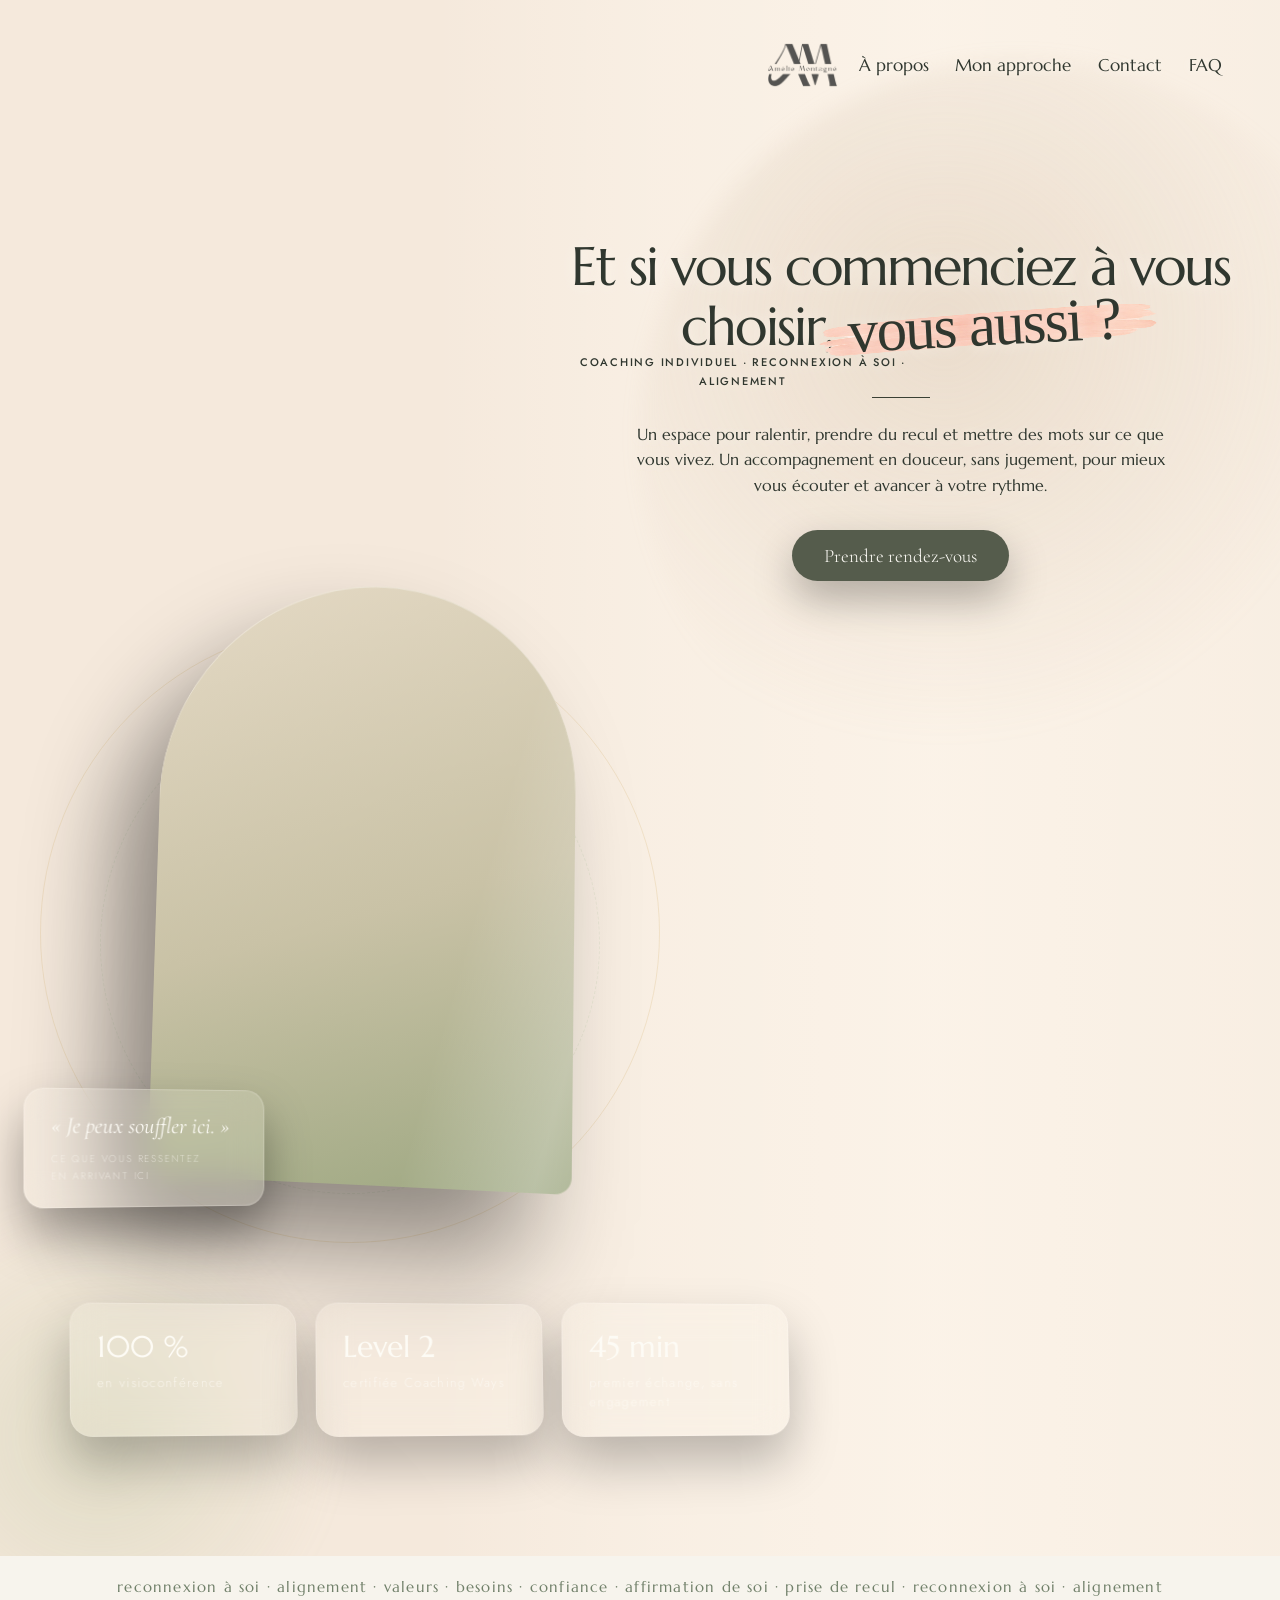
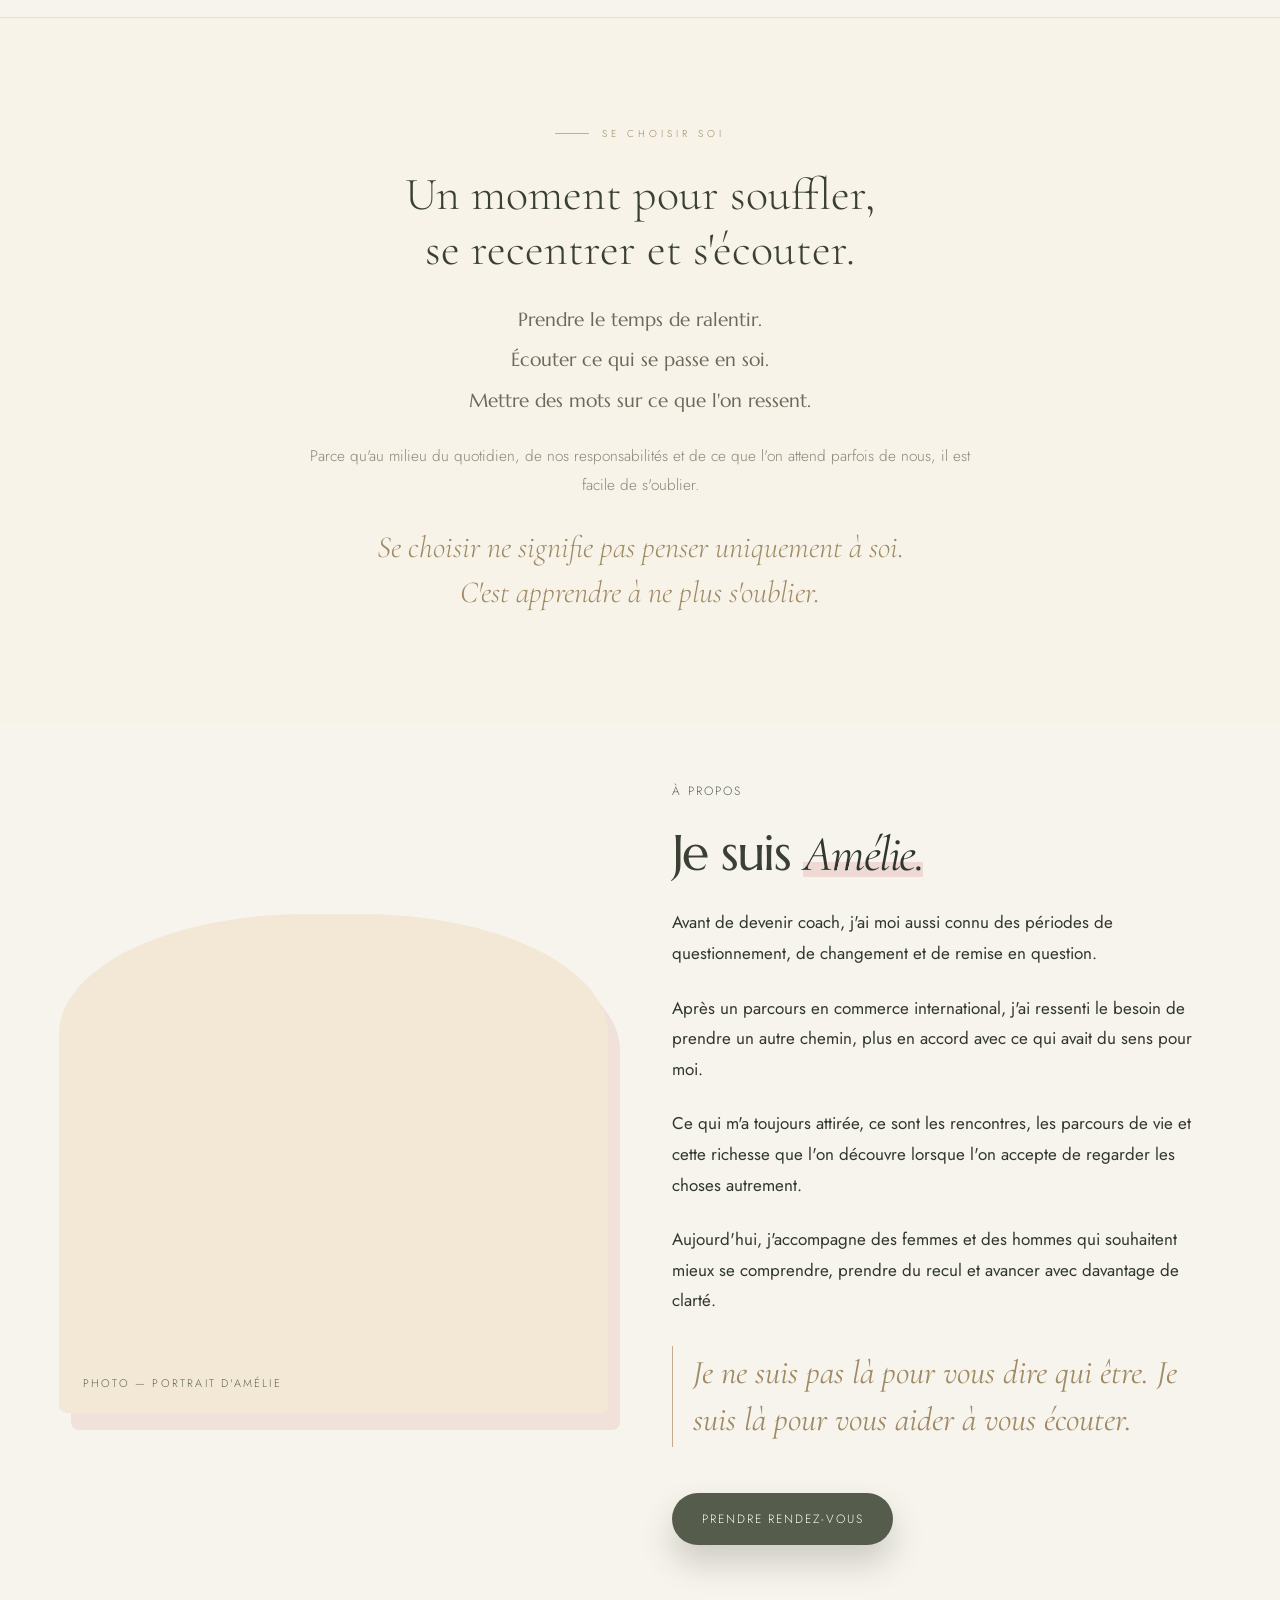
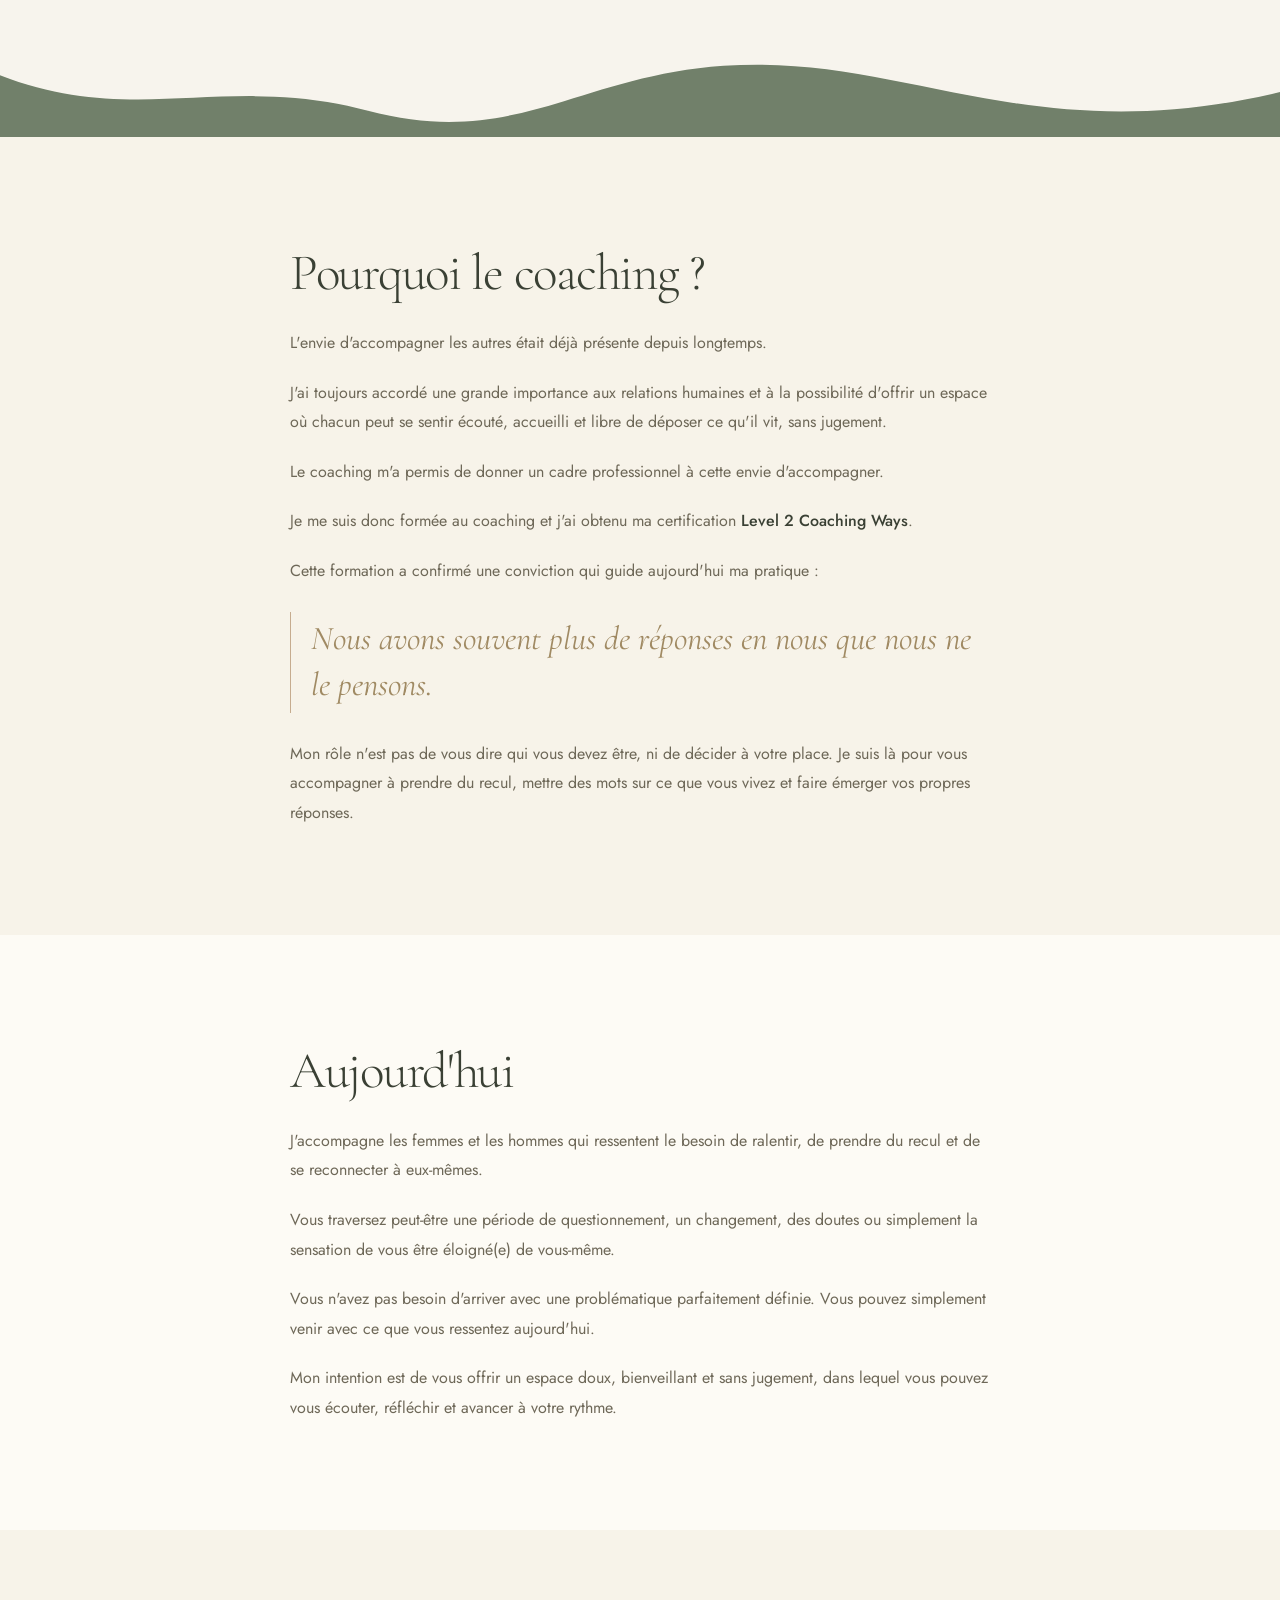
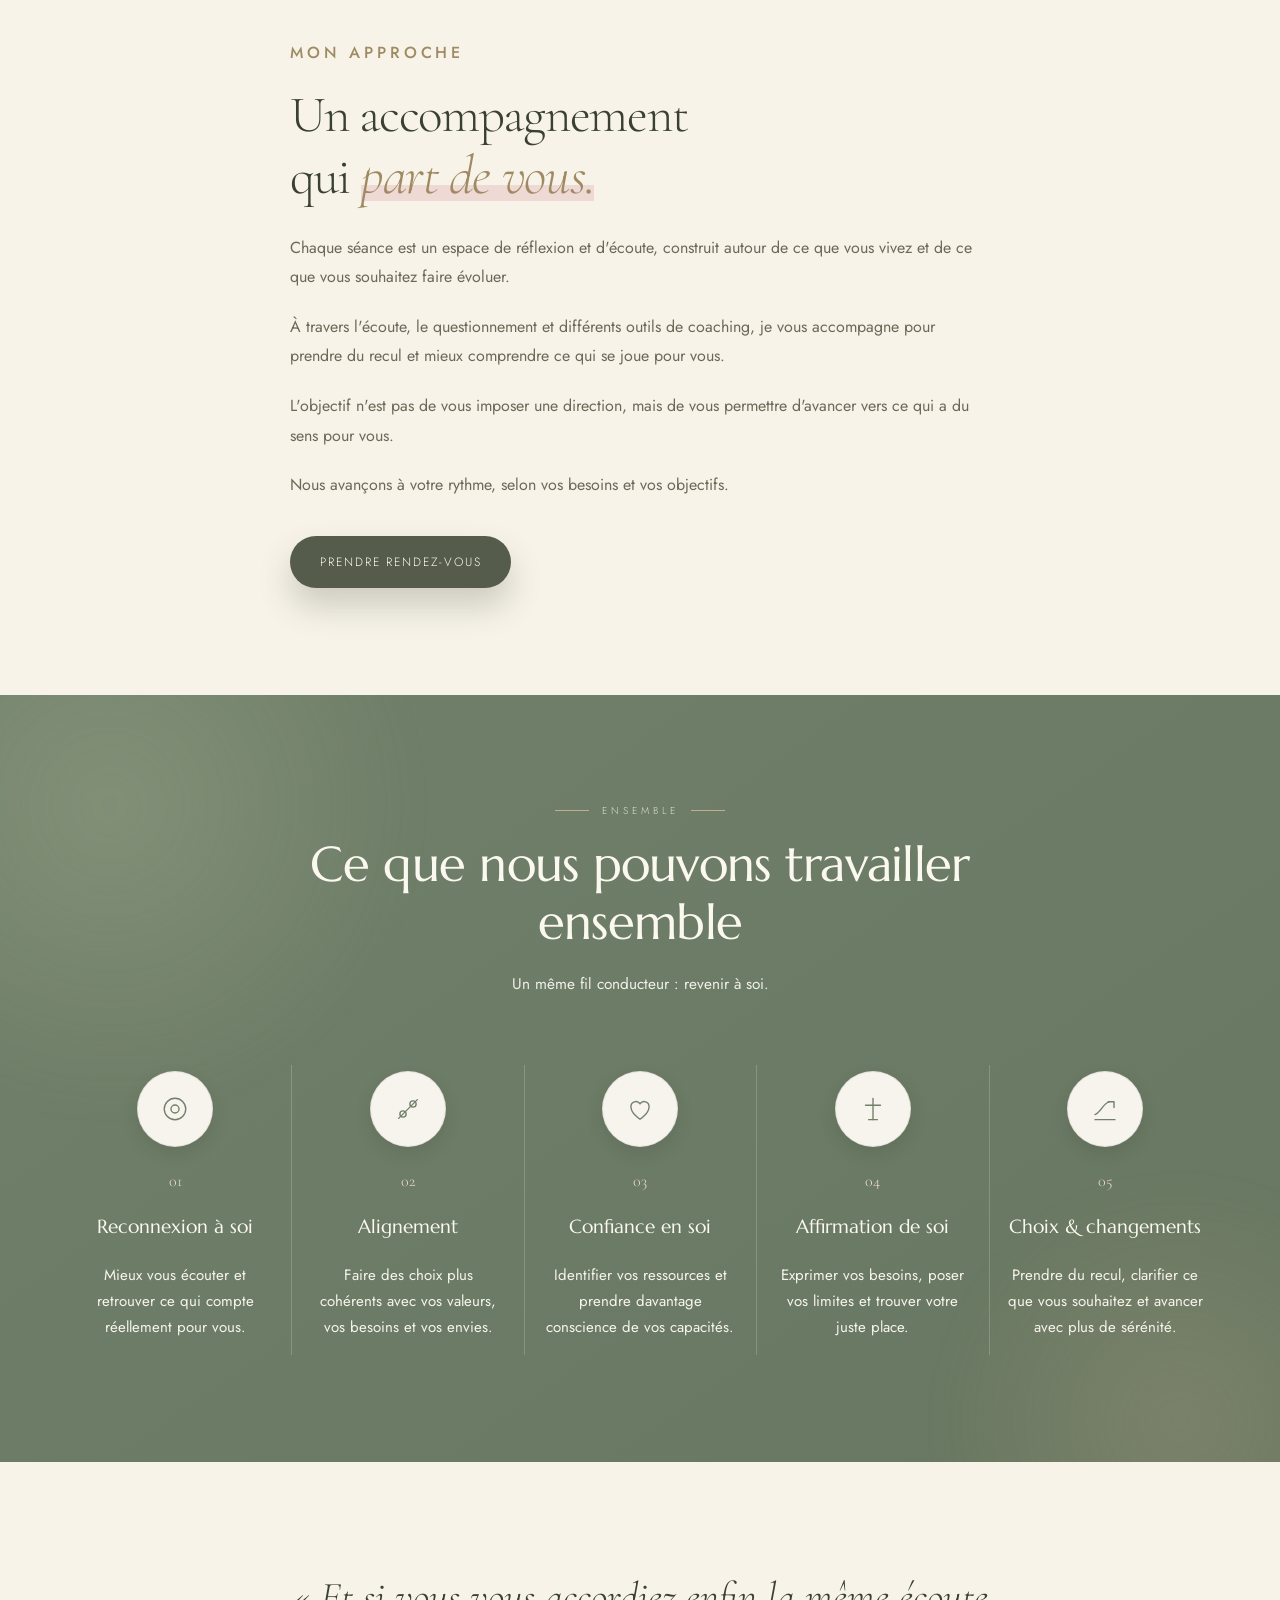
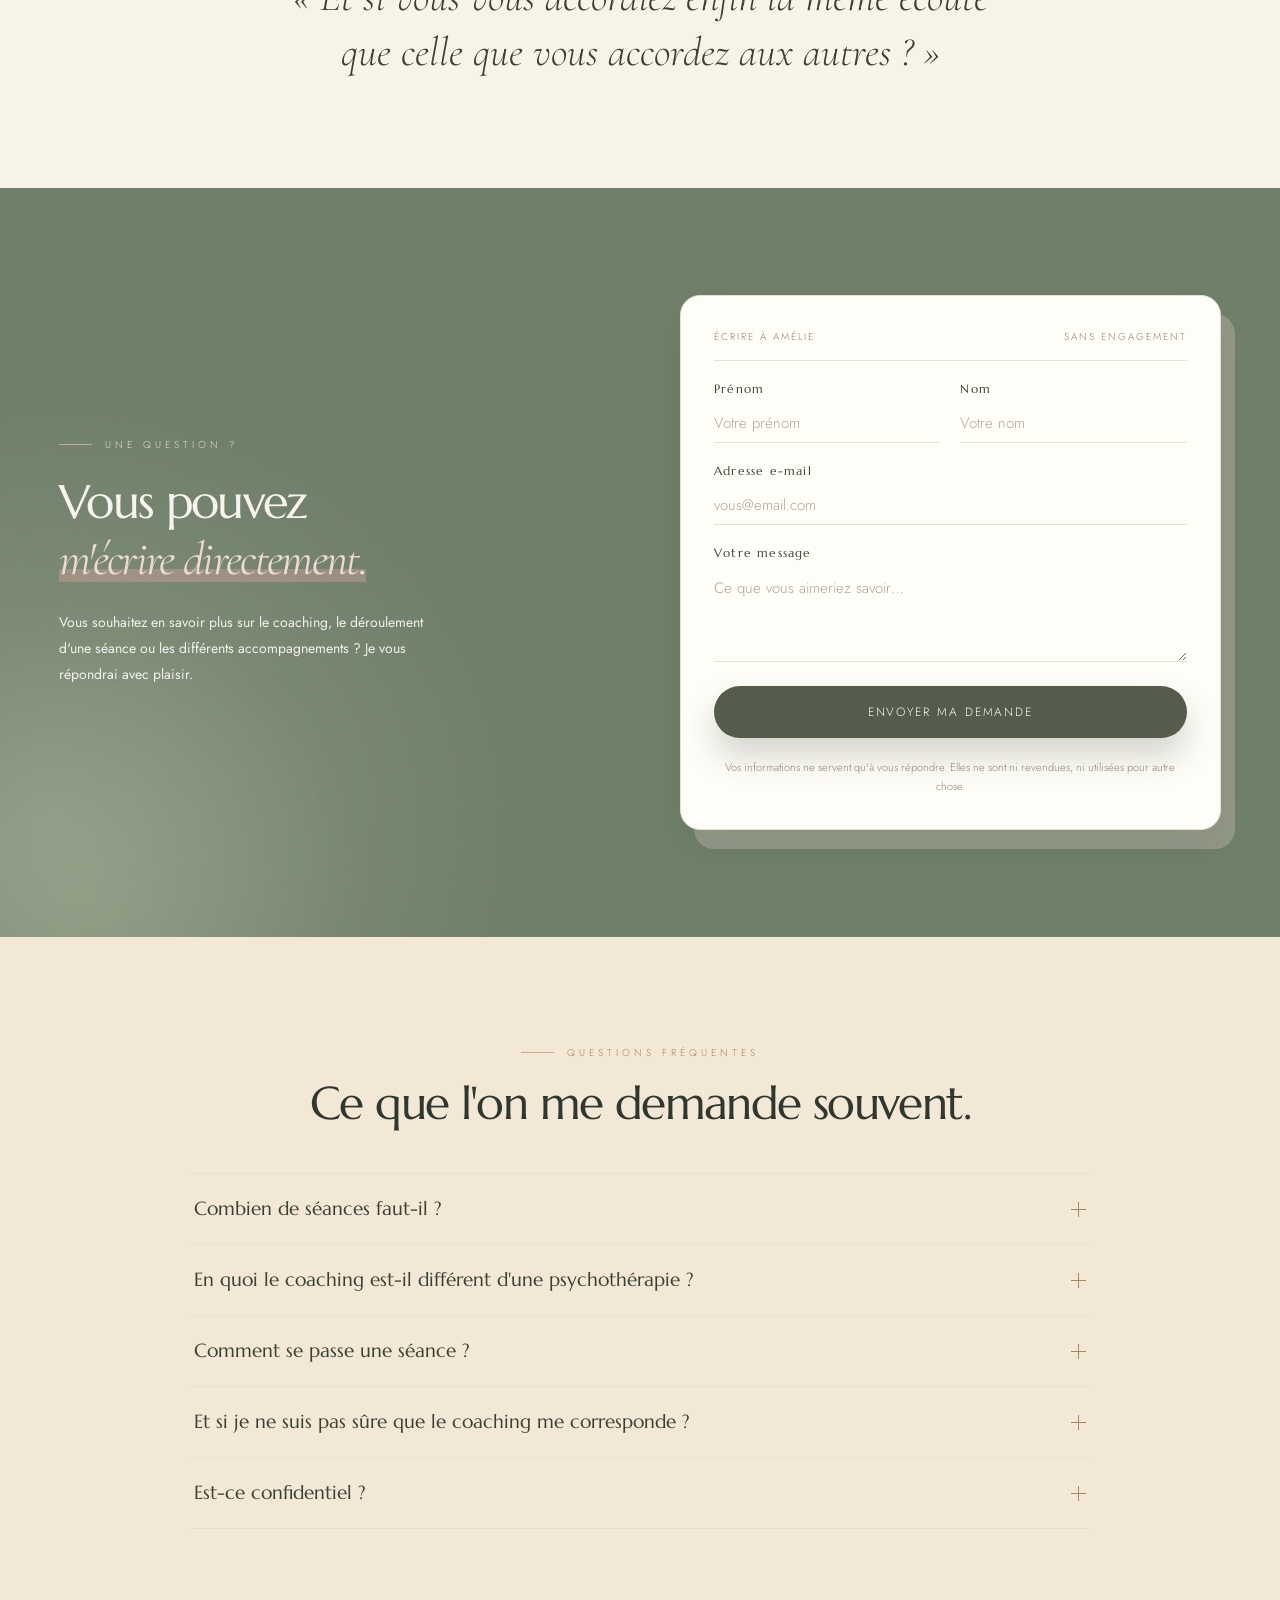
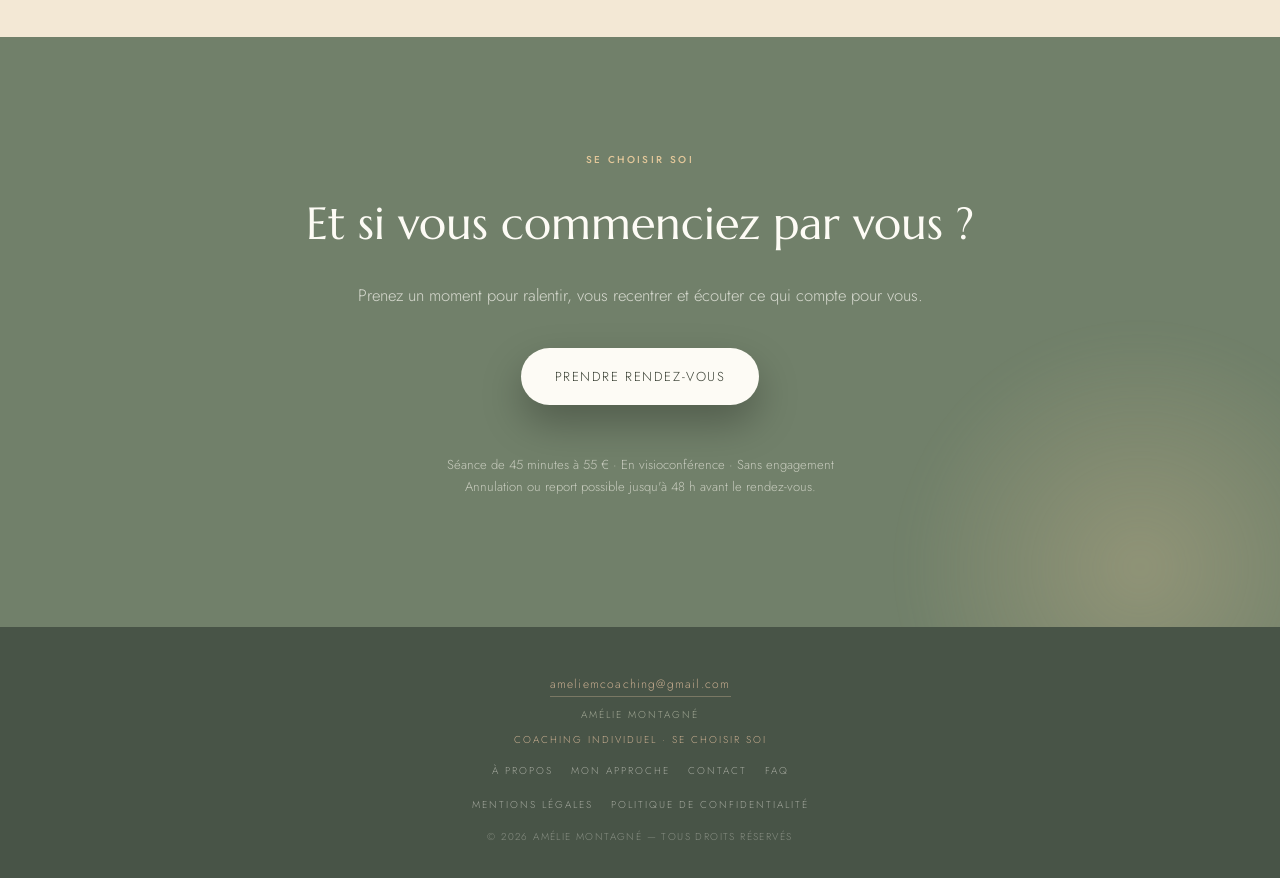
<file: public/index.html>
<!DOCTYPE html>
<html lang="fr">
<head>
<meta charset="utf-8">
<meta name="viewport" content="width=device-width, initial-scale=1, viewport-fit=cover">
<title>Amélie Montagné — Coaching individuel · Se choisir soi</title>
<meta name="description" content="Un espace pour ralentir, prendre du recul et mettre des mots sur ce que vous vivez. Coaching individuel en visioconférence, certifiée Level 2 Coaching Ways.">
<meta name="robots" content="noindex, nofollow">
<meta name="theme-color" content="#474E3F">
<link rel="icon" href="favicon-v1.png">
<link rel="preconnect" href="https://fonts.googleapis.com">
<link rel="preconnect" href="https://fonts.gstatic.com" crossorigin>
<link href="https://fonts.googleapis.com/css2?family=Cormorant+Garamond:ital,wght@0,300;0,400;1,300&family=Jost:wght@300;400;500&family=Marcellus&display=swap" rel="stylesheet">
<link rel="stylesheet" href="tokens.css">
<link rel="stylesheet" href="styles.css">
<link rel="stylesheet" href="content.css">
</head>
<body>

<div class="page">
  <!-- ========== NAV — page unique, liens par ancres ========== -->
  <div class="nav-wrap" id="nav">
    <header class="nav">
      <div class="nav-bar">
        <a class="nav-brand" href="#accueil">
          <img class="nav-lockup" src="logo-lockup-ivoire-v2.png" alt="Amélie Montagné" width="600" height="378">
        </a>
        <nav class="nav-links" aria-label="Navigation principale">
          <a href="#a-propos">À propos</a>
          <a href="#approche">Mon approche</a>
          <a href="#contact">Contact</a>
          <a href="#faq">FAQ</a>
        </nav>
        <a class="nav-cta js-book" href="#" aria-disabled="true">Prendre rendez-vous</a>
        <button class="burger" type="button" aria-label="Ouvrir le menu" aria-expanded="false" aria-controls="menu">
          <span></span><span></span>
        </button>
      </div>
    </header>
  </div>

  <!-- ========== 1. HERO ========== -->
  <section class="hero" id="accueil">
    <span class="halo halo--a"></span>
    <span class="halo halo--b"></span>

    <div class="hero-in">
      <div class="hero-text">
        <p class="eyebrow eyebrow--hero"><span class="rule"></span>Coaching individuel · Reconnexion à soi · Alignement</p>
        <h1 class="hero-title">Et si vous commenciez à vous choisir, <em>vous aussi&nbsp;?</em></h1>
        <p class="hero-lead">Un espace pour ralentir, prendre du recul et mettre des mots sur ce que vous vivez. Un accompagnement en douceur, sans jugement, pour mieux vous écouter et avancer à votre rythme.</p>
        <div class="hero-cta">
          <a class="btn btn--ivory js-book" href="#" aria-disabled="true">Prendre rendez-vous</a>
        </div>
      </div>
      <div class="hero-visual" aria-hidden="true">
        <div class="hv-ring"><span></span></div>
        <div class="hv-dash"></div>
        <div class="hv-arch-float"><div class="hv-arch"></div></div>
        <div class="hv-quote">
          <b>« Je peux souffler ici. »</b>
          <span>Ce que vous ressentez<br>en arrivant ici</span>
        </div>
      </div>

      <ul class="hero-facts">
        <li><b>100 %</b><span class="only-desktop">en visioconférence</span><span class="only-mobile">en visio</span></li>
        <li><b>Level 2</b><span class="only-desktop">certifiée Coaching Ways</span><span class="only-mobile">certifiée</span></li>
        <li><b>45 min</b><span class="only-desktop">premier échange, sans engagement</span><span class="only-mobile">1er échange</span></li>
      </ul>
  </section>

  <!-- ========== 2. BANDEAU ========== -->
  <div class="band">
    <p class="only-desktop">reconnexion à soi · alignement · valeurs · besoins · confiance · affirmation de soi · prise de recul · reconnexion à soi · alignement</p>
    <p class="only-mobile">valeurs · besoins · confiance · alignement</p>
  </div>

  <!-- ========== 3. SE CHOISIR SOI ========== -->
  <!-- Texte d'Amélie du 20 sept. 2026. Il absorbe l'ancienne section 7,
       dont les deux phrases finales étaient les mêmes : elle est supprimée. -->
  <section class="choisir" aria-labelledby="choisir-title">
    <p class="eyebrow eyebrow--ocre"><span class="rule"></span>Se choisir soi</p>
    <h2 class="choisir-title" id="choisir-title">Un moment pour souffler, se recentrer et s'écouter.</h2>
    <ul class="choisir-list">
      <li>Prendre le temps de ralentir.</li>
      <li>Écouter ce qui se passe en soi.</li>
      <li>Mettre des mots sur ce que l'on ressent.</li>
    </ul>
    <p class="choisir-p">Parce qu'au milieu du quotidien, de nos responsabilités et de ce que l'on attend parfois de nous, il est facile de s'oublier.</p>
    <p class="choisir-end">Se choisir ne signifie pas penser uniquement à soi.<br>C'est apprendre à ne plus s'oublier.</p>
  </section>

  <!-- ========== 4. À PROPOS ========== -->
  <section class="about" id="a-propos">
    <!-- Portrait réel à ajouter lorsqu'il sera disponible. -->
    <figure class="about-visual"><span>Photo — portrait d'Amélie</span></figure>
    <div class="about-text">
      <p class="eyebrow eyebrow--light"><span class="rule"></span>À propos</p>
      <h2 class="about-title">Je suis <em>Amélie.</em></h2>
      <p class="about-p1">Avant de devenir coach, j'ai moi aussi connu des périodes de questionnement, de changement et de remise en question.</p>
      <p class="about-p2">Après un parcours en commerce international, j'ai ressenti le besoin de prendre un autre chemin, plus en accord avec ce qui avait du sens pour moi.</p>
      <p class="about-p2">Ce qui m'a toujours attirée, ce sont les rencontres, les parcours de vie et cette richesse que l'on découvre lorsque l'on accepte de regarder les choses autrement.</p>
      <p class="about-p2">Aujourd'hui, j'accompagne des femmes et des hommes qui souhaitent mieux se comprendre, prendre du recul et avancer avec davantage de clarté.</p>
      <p class="pull">Je ne suis pas là pour vous dire qui être. Je suis là pour vous aider à vous écouter.</p>
      <div class="btn-row"><a class="btn btn--green js-book" href="#" aria-disabled="true">Prendre rendez-vous</a></div>
    </div>
  </section>

  <!-- ========== 5. POURQUOI LE COACHING ? ========== -->
  <section class="prose-sec prose-sec--beige" aria-labelledby="pourquoi">
    <div class="prose">
      <h2 id="pourquoi">Pourquoi le coaching&nbsp;?</h2>
      <p>L'envie d'accompagner les autres était déjà présente depuis longtemps.</p>
      <p>J'ai toujours accordé une grande importance aux relations humaines et à la possibilité d'offrir un espace où chacun peut se sentir écouté, accueilli et libre de déposer ce qu'il vit, sans jugement.</p>
      <p>Le coaching m'a permis de donner un cadre professionnel à cette envie d'accompagner.</p>
      <p>Je me suis donc formée au coaching et j'ai obtenu ma certification <b>Level 2 Coaching Ways</b>.</p>
      <p>Cette formation a confirmé une conviction qui guide aujourd'hui ma pratique&nbsp;:</p>
      <p class="pull">Nous avons souvent plus de réponses en nous que nous ne le pensons.</p>
      <p>Mon rôle n'est pas de vous dire qui vous devez être, ni de décider à votre place. Je suis là pour vous accompagner à prendre du recul, mettre des mots sur ce que vous vivez et faire émerger vos propres réponses.</p>
    </div>
  </section>

  <!-- ========== 6. AUJOURD'HUI ========== -->
  <section class="prose-sec" aria-labelledby="aujourdhui">
    <div class="prose">
      <h2 id="aujourdhui">Aujourd'hui</h2>
      <p>J'accompagne les femmes et les hommes qui ressentent le besoin de ralentir, de prendre du recul et de se reconnecter à eux-mêmes.</p>
      <p>Vous traversez peut-être une période de questionnement, un changement, des doutes ou simplement la sensation de vous être éloigné(e) de vous-même.</p>
      <p>Vous n'avez pas besoin d'arriver avec une problématique parfaitement définie. Vous pouvez simplement venir avec ce que vous ressentez aujourd'hui.</p>
      <p>Mon intention est de vous offrir un espace doux, bienveillant et sans jugement, dans lequel vous pouvez vous écouter, réfléchir et avancer à votre rythme.</p>
    </div>
  </section>

  <!-- ========== 8. MON APPROCHE ========== -->
  <section class="prose-sec prose-sec--beige" id="approche" aria-labelledby="approche-title">
    <div class="prose">
      <p class="eyebrow eyebrow--light">Mon approche</p>
      <h2 id="approche-title">Un accompagnement qui <em>part de vous.</em></h2>
      <p>Chaque séance est un espace de réflexion et d'écoute, construit autour de ce que vous vivez et de ce que vous souhaitez faire évoluer.</p>
      <p>À travers l'écoute, le questionnement et différents outils de coaching, je vous accompagne pour prendre du recul et mieux comprendre ce qui se joue pour vous.</p>
      <p>L'objectif n'est pas de vous imposer une direction, mais de vous permettre d'avancer vers ce qui a du sens pour vous.</p>
      <p>Nous avançons à votre rythme, selon vos besoins et vos objectifs.</p>
      <div class="btn-row"><a class="btn btn--green js-book" href="#" aria-disabled="true">Prendre rendez-vous</a></div>
    </div>
  </section>

  <!-- ========== 9. CE QUE NOUS POUVONS TRAVAILLER ENSEMBLE ========== -->
  <section class="axes-sec" aria-labelledby="axes-title">
    <span class="halo halo--a"></span>
    <span class="halo halo--b"></span>

    <div class="axes-head">
      <p class="eyebrow eyebrow--on-green"><span class="rule"></span>Ensemble<span class="rule"></span></p>
      <h2 class="axes-title" id="axes-title">Ce que nous pouvons travailler ensemble</h2>
      <p class="axes-sub">Un même fil conducteur&nbsp;: revenir à soi.</p>
    </div>

    <div class="axes-wrap">
      <span class="axes-line" aria-hidden="true"></span>
      <ul class="axes">
        <li class="axis">
          <span class="axis-medal" aria-hidden="true">
            <svg viewBox="0 0 24 24" fill="none" stroke="#6B7360" stroke-width="1.1" stroke-linecap="round" stroke-linejoin="round"><circle cx="12" cy="12" r="8.6"></circle><circle cx="12" cy="12" r="3.2"></circle></svg>
          </span>
          <span class="axis-body">
            <span class="axis-num">01</span>
            <span class="axis-title">Reconnexion à soi</span>
            <span class="axis-desc">Mieux vous écouter et retrouver ce qui compte réellement pour vous.</span>
          </span>
        </li>
        <li class="axis">
          <span class="axis-medal" aria-hidden="true">
            <svg viewBox="0 0 24 24" fill="none" stroke="#6B7360" stroke-width="1.1" stroke-linecap="round" stroke-linejoin="round"><path d="M4.5 19.5L19.5 4.5"></path><circle cx="8" cy="16" r="2.5"></circle><circle cx="16" cy="8" r="2.5"></circle></svg>
          </span>
          <span class="axis-body">
            <span class="axis-num">02</span>
            <span class="axis-title">Alignement</span>
            <span class="axis-desc">Faire des choix plus cohérents avec vos valeurs, vos besoins et vos envies.</span>
          </span>
        </li>
        <li class="axis">
          <span class="axis-medal" aria-hidden="true">
            <svg viewBox="0 0 24 24" fill="none" stroke="#6B7360" stroke-width="1.1" stroke-linecap="round" stroke-linejoin="round"><path d="M12 20.2s-7.2-4.5-7.2-9.8A3.9 3.9 0 0 1 12 7.9a3.9 3.9 0 0 1 7.2 2.5c0 5.3-7.2 9.8-7.2 9.8z"></path></svg>
          </span>
          <span class="axis-body">
            <span class="axis-num">03</span>
            <span class="axis-title">Confiance en soi</span>
            <span class="axis-desc">Identifier vos ressources et prendre davantage conscience de vos capacités.</span>
          </span>
        </li>
        <li class="axis">
          <span class="axis-medal" aria-hidden="true">
            <svg viewBox="0 0 24 24" fill="none" stroke="#6B7360" stroke-width="1.1" stroke-linecap="round" stroke-linejoin="round"><path d="M12 3.5v17"></path><path d="M6 9h12"></path><path d="M8.5 20.5h7"></path></svg>
          </span>
          <span class="axis-body">
            <span class="axis-num">04</span>
            <span class="axis-title">Affirmation de soi</span>
            <span class="axis-desc">Exprimer vos besoins, poser vos limites et trouver votre juste place.</span>
          </span>
        </li>
        <li class="axis">
          <span class="axis-medal" aria-hidden="true">
            <svg viewBox="0 0 24 24" fill="none" stroke="#6B7360" stroke-width="1.1" stroke-linecap="round" stroke-linejoin="round"><path d="M4 16.5c4.5-1.6 6.5-9 11-10"></path><path d="M14.6 6.2h4.6v4.6"></path><path d="M4 20.5h16"></path></svg>
          </span>
          <span class="axis-body">
            <span class="axis-num">05</span>
            <span class="axis-title">Choix &amp; changements</span>
            <span class="axis-desc">Prendre du recul, clarifier ce que vous souhaitez et avancer avec plus de sérénité.</span>
          </span>
        </li>
      </ul>
    </div>
  </section>

  <!-- ========== 10. UNE PAUSE POUR VOUS ========== -->
  <section class="pause" aria-labelledby="pause-title">
    <p class="pause-quote" id="pause-title">«&nbsp;Et si vous vous accordiez enfin la même écoute que celle que vous accordez aux autres&nbsp;?&nbsp;»</p>
  </section>

  <!-- ========== 11. UNE QUESTION ? ========== -->
  <section class="contact" id="contact">
    <span class="halo halo--a"></span>

    <div class="contact-in">
      <div class="contact-intro">
        <p class="eyebrow eyebrow--on-green"><span class="rule"></span>Une question&nbsp;?</p>
        <h2 class="contact-title">Vous pouvez <em>m'écrire directement.</em></h2>
        <p class="contact-lead">Vous souhaitez en savoir plus sur le coaching, le déroulement d'une séance ou les différents accompagnements&nbsp;? Je vous répondrai avec plaisir.</p>
      </div>

      <form class="contact-form" name="contact" method="POST" action="/" data-netlify="true" netlify-honeypot="bot-field">
        <input type="hidden" name="form-name" value="contact">
        <p class="cf-hp"><label>Laissez ce champ vide <input name="bot-field" tabindex="-1" autocomplete="off"></label></p>

        <div class="cf-head">
          <span>Écrire à Amélie</span>
          <span>Sans engagement</span>
        </div>

        <div class="cf-grid">
          <div class="cf-field">
            <label for="cf-prenom">Prénom</label>
            <input id="cf-prenom" name="prenom" type="text" autocomplete="given-name" placeholder="Votre prénom" required>
          </div>
          <div class="cf-field">
            <label for="cf-nom">Nom</label>
            <input id="cf-nom" name="nom" type="text" autocomplete="family-name" placeholder="Votre nom" required>
          </div>
        </div>

        <div class="cf-field">
          <label for="cf-email">Adresse e-mail</label>
          <input id="cf-email" name="email" type="email" autocomplete="email" placeholder="vous@email.com" required>
        </div>

        <div class="cf-field">
          <label for="cf-message">Votre message</label>
          <textarea id="cf-message" name="message" rows="3" placeholder="Ce que vous aimeriez savoir…" required></textarea>
        </div>

        <button class="btn btn--green cf-submit" type="submit">Envoyer ma demande</button>
        <p class="cf-note">Vos informations ne servent qu'à vous répondre. Elles ne sont ni revendues, ni utilisées pour autre chose.</p>
        <p class="cf-status" role="status" aria-live="polite"></p>
      </form>
    </div>
  </section>

  <!-- ========== 12. FAQ ========== -->
  <section class="faq" id="faq">
    <div class="faq-in">
      <div class="faq-head">
        <p class="eyebrow eyebrow--ocre"><span class="rule"></span>Questions fréquentes</p>
        <h2 class="faq-title">Ce que l'on me demande souvent.</h2>
      </div>

      <div class="faq-list">
        <details class="faq-item">
          <summary>Combien de séances faut-il&nbsp;?</summary>
          <div class="faq-answer">
            <p>Il n'y a pas de nombre défini. Certaines personnes ont besoin de quelques séances, d'autres souhaitent être accompagnées plus longtemps.</p>
            <p>Nous définissons ensemble le rythme qui vous convient et vous restez libre de l'adapter.</p>
          </div>
        </details>

        <details class="faq-item">
          <summary>En quoi le coaching est-il différent d'une psychothérapie&nbsp;?</summary>
          <div class="faq-answer">
            <p>Le coaching est tourné vers votre situation actuelle et ce que vous souhaitez faire évoluer. <strong>Il ne soigne pas et ne remplace pas une psychothérapie ou un accompagnement médical.</strong></p>
            <p>Si votre situation nécessite un accompagnement thérapeutique, je vous orienterai vers le professionnel adapté.</p>
          </div>
        </details>

        <details class="faq-item">
          <summary>Comment se passe une séance&nbsp;?</summary>
          <div class="faq-answer">
            <p>Une séance dure 45 minutes et se déroule en visioconférence.</p>
            <p>Vous pouvez déposer ce qui vous préoccupe, puis nous explorons ensemble votre situation à travers l'écoute et le questionnement.</p>
            <p>Mon rôle n'est pas de vous dire quoi faire, mais de vous accompagner dans votre réflexion.</p>
          </div>
        </details>

        <details class="faq-item">
          <summary>Et si je ne suis pas sûre que le coaching me corresponde&nbsp;?</summary>
          <div class="faq-answer">
            <p>C'est justement le rôle du premier échange.</p>
            <p>Il nous permet de faire connaissance, de comprendre votre besoin et de voir si mon accompagnement peut vous correspondre. Il est sans engagement.</p>
          </div>
        </details>

        <details class="faq-item">
          <summary>Est-ce confidentiel&nbsp;?</summary>
          <div class="faq-answer">
            <p>Oui. Les échanges sont confidentiels et restent dans le cadre de l'accompagnement, dans le respect des principes déontologiques liés à ma pratique.</p>
          </div>
        </details>
      </div>
    </div>
  </section>

  <!-- ========== 13. PRENDRE RENDEZ-VOUS ========== -->
  <section class="final" aria-labelledby="final-title">
    <div class="final-orb" aria-hidden="true"></div>
    <span class="halo halo--a"></span>
    <p class="eyebrow final-eyebrow">Se choisir soi</p>
    <h2 class="final-title" id="final-title">Et si vous commenciez par vous&nbsp;?</h2>
    <p class="final-lead">Prenez un moment pour ralentir, vous recentrer et écouter ce qui compte pour vous.</p>
    <div class="final-row">
      <a class="btn btn--ivory js-book" href="#" aria-disabled="true">Prendre rendez-vous</a>
    </div>
    <!-- Mode de fixation du tarif : la loi l'exige des lors que le prix
         total ne peut pas etre donne d'avance. -->
    <p class="book-terms">Séance de 45 minutes à 55&nbsp;€ · En visioconférence · Sans engagement<br>Annulation ou report possible jusqu'à 48&nbsp;h avant le <span class="nowrap">rendez-vous</span>.</p>
  </section>

  <footer class="foot">
    <ul class="foot-social" id="foot-social" hidden>
      <li><a class="foot-ico" data-net="instagram" href="#" aria-label="Instagram" rel="noopener" target="_blank">
        <svg viewBox="0 0 24 24" width="18" height="18" fill="none" stroke="currentColor" stroke-width="1.4" aria-hidden="true"><rect x="3" y="3" width="18" height="18" rx="5"></rect><circle cx="12" cy="12" r="4"></circle><circle cx="17.2" cy="6.8" r="1.1" fill="currentColor" stroke="none"></circle></svg>
      </a></li>
      <li><a class="foot-ico" data-net="facebook" href="#" aria-label="Facebook" rel="noopener" target="_blank">
        <svg viewBox="0 0 24 24" width="18" height="18" fill="none" stroke="currentColor" stroke-width="1.4" aria-hidden="true"><path d="M14.5 8.5V6.9c0-.8.3-1.4 1.5-1.4h1.4V2.6c-.6-.1-1.4-.1-2.3-.1-2.4 0-3.9 1.4-3.9 4v2h-2.6v3h2.6v8h3.3v-8h2.5l.4-3z"></path></svg>
      </a></li>
    </ul>

    <a class="foot-mail" id="foot-mail" href="#" hidden></a>

    <span>Amélie Montagné</span>
    <span>Coaching individuel · Se choisir soi</span>

    <nav class="foot-links" aria-label="Navigation du site">
      <a href="#a-propos">À propos</a>
      <a href="#approche">Mon approche</a>
      <a href="#contact">Contact</a>
      <a href="#faq">FAQ</a>
    </nav>

    <nav class="foot-links" aria-label="Liens légaux">
      <a href="mentions-legales.html">Mentions légales</a>
      <a href="mentions-legales.html#donnees">Politique de confidentialité</a>
    </nav>

    <p class="foot-copy">© 2026 Amélie Montagné — Tous droits réservés</p>
  </footer>

</div>

<!-- ========== Menu mobile — identique sur toutes les pages ========== -->
<div class="menu" id="menu" role="dialog" aria-modal="true" aria-label="Menu">
  <div class="menu-top">
    <img class="menu-lockup" src="logo-lockup-ivoire-v2.png" alt="Amélie Montagné" width="600" height="378">
    <button class="menu-close" type="button" aria-label="Fermer le menu">
      <svg width="22" height="22" viewBox="0 0 24 24" fill="none" stroke="#FBF8F0" stroke-width="1.2" stroke-linecap="round"><path d="M5 5l14 14M19 5L5 19"></path></svg>
    </button>
  </div>
  <nav class="menu-links" aria-label="Navigation mobile">
    <a href="#a-propos">À propos</a>
    <a href="#approche">Mon approche</a>
    <a href="#contact">Contact</a>
    <a href="#faq">FAQ</a>
  </nav>
  <a class="menu-cta js-book" href="#" aria-disabled="true">Prendre rendez-vous</a>
</div>

<script src="site.js"></script>
</body>
</html>
</file>
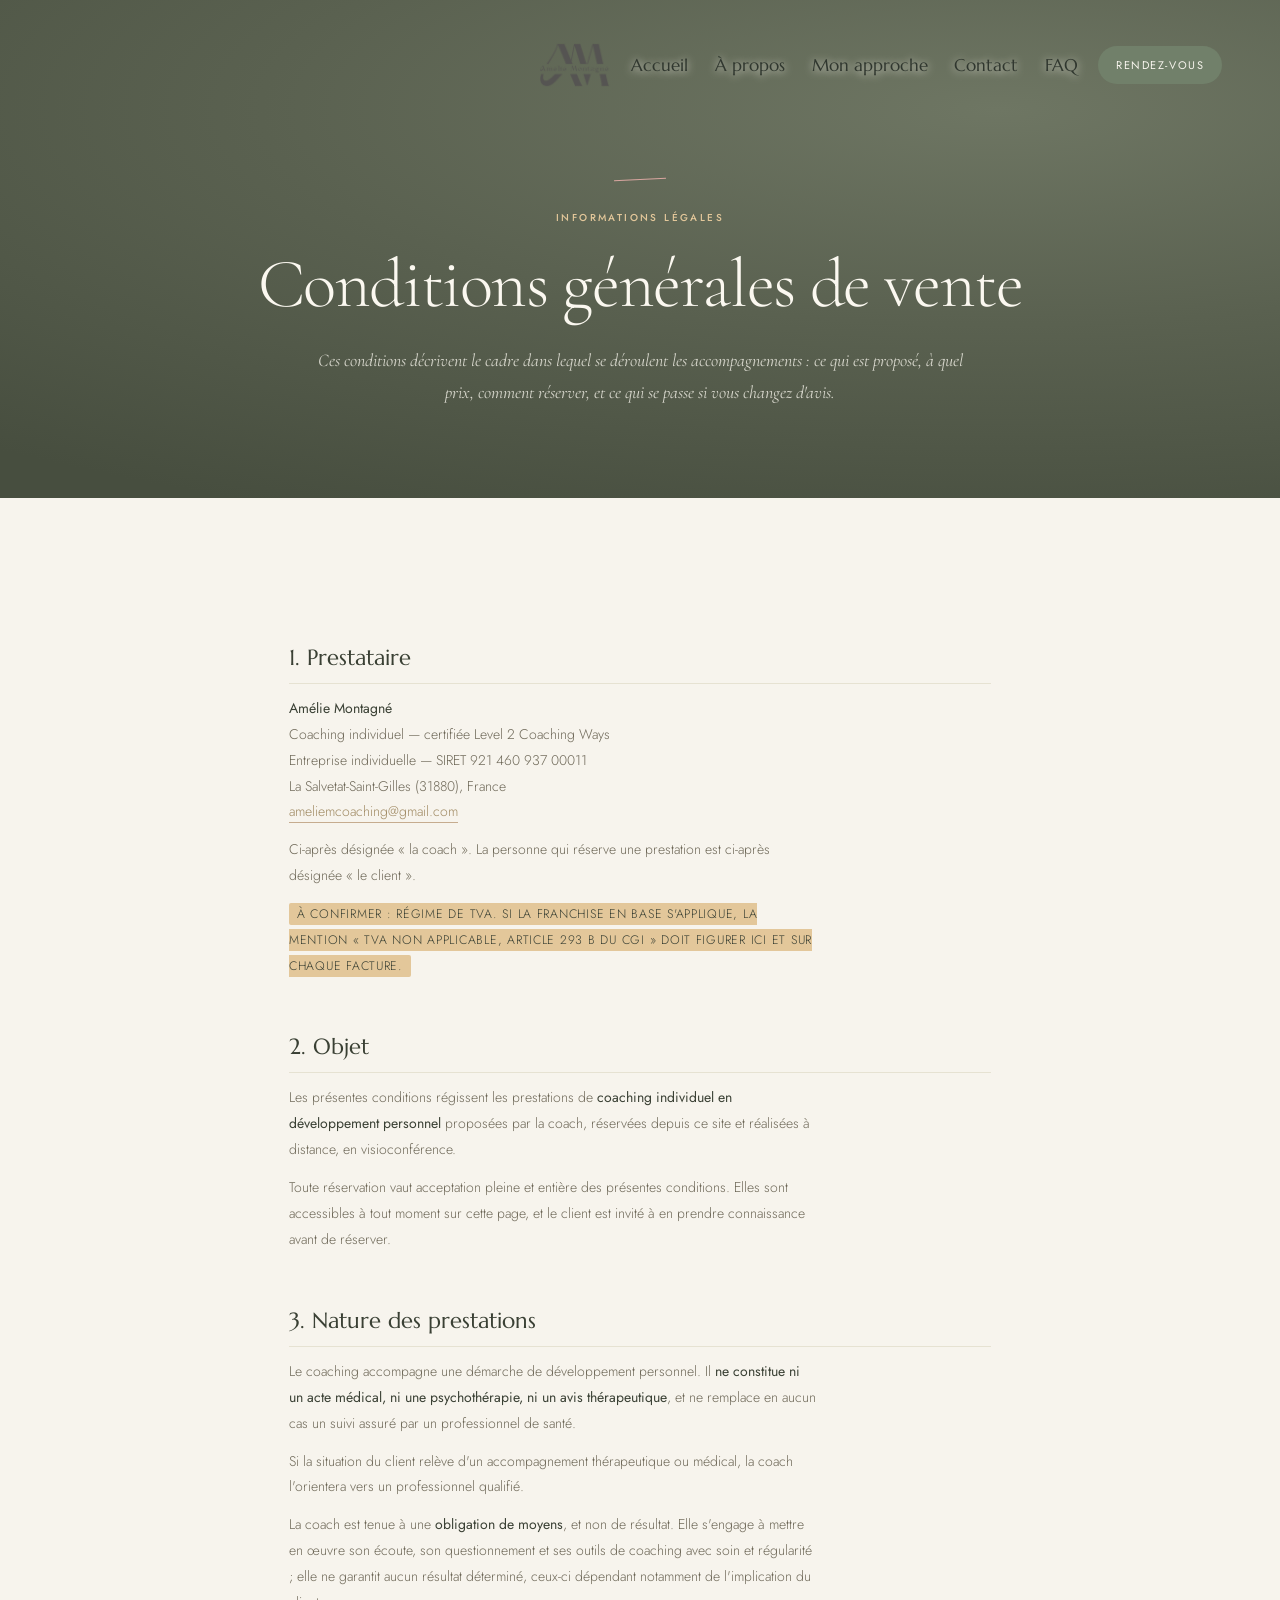
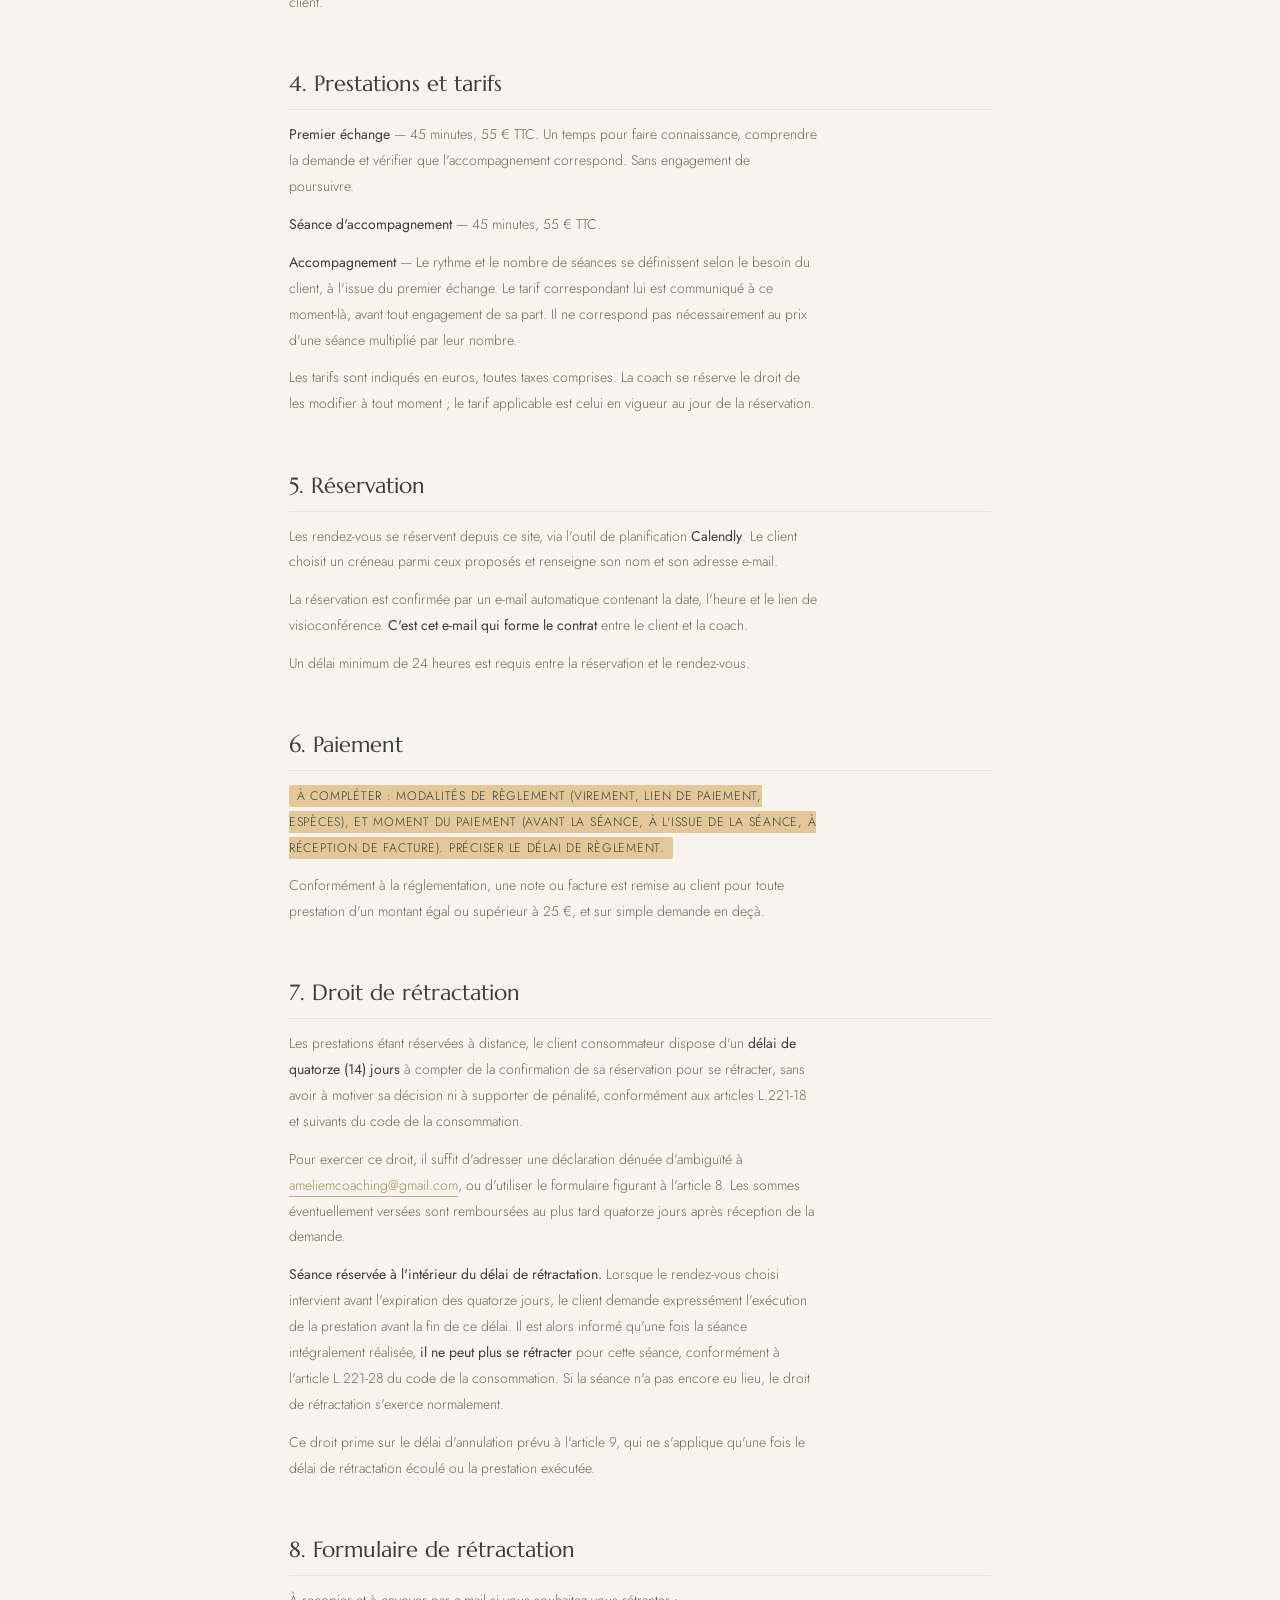
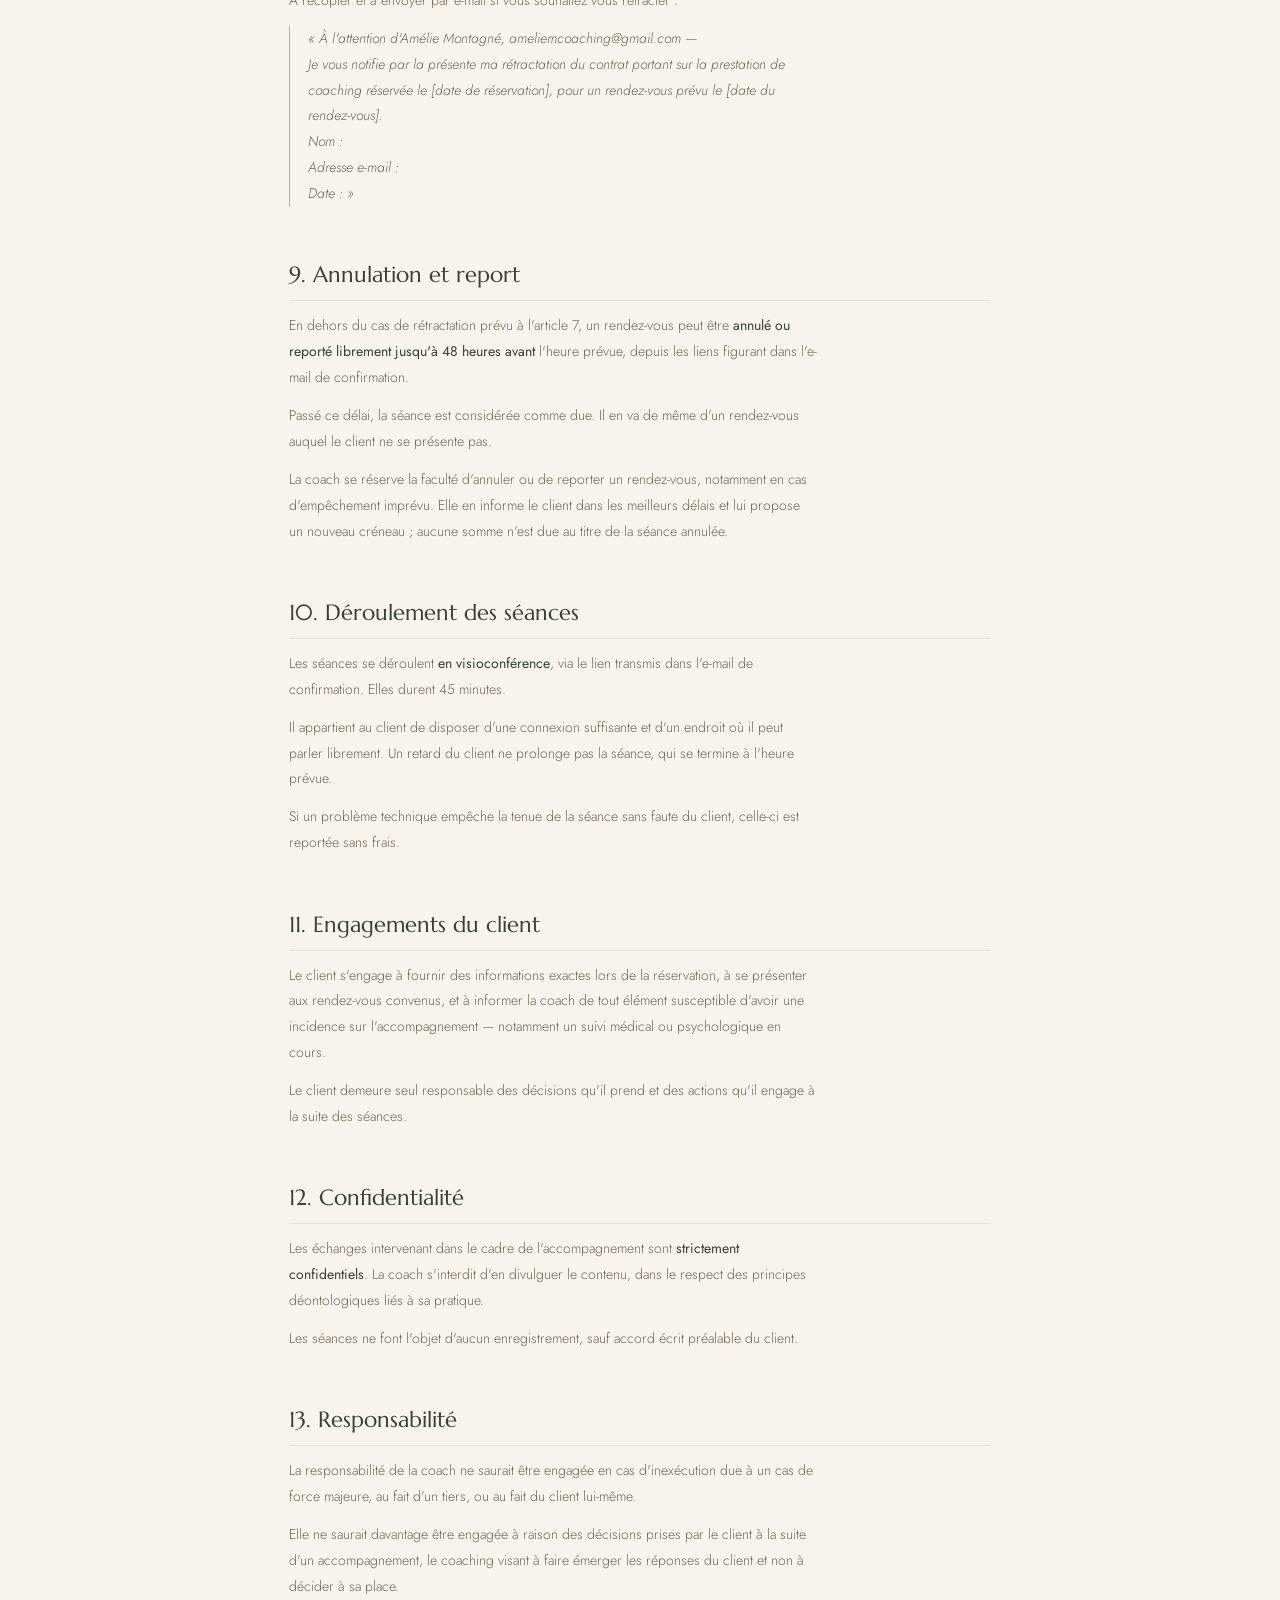
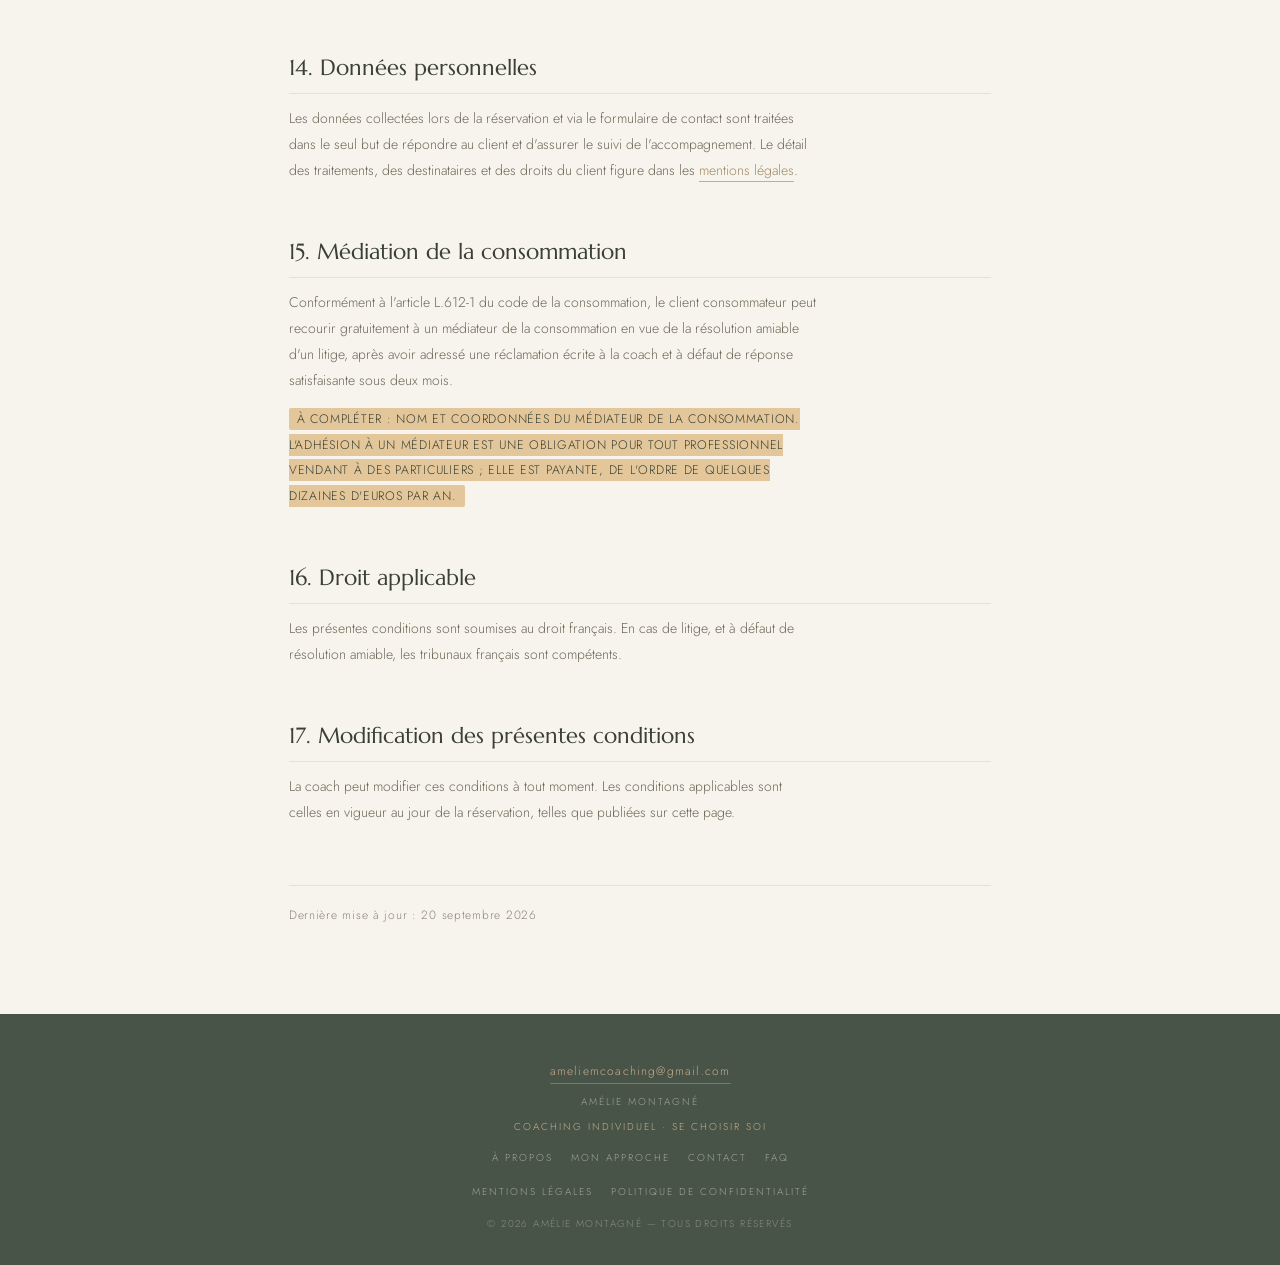
<file: public/cgv.html>
<!DOCTYPE html>
<html lang="fr">
<head>
<meta charset="utf-8">
<meta name="viewport" content="width=device-width, initial-scale=1, viewport-fit=cover">
<title>Conditions générales de vente — Amélie Montagné</title>
<meta name="description" content="Conditions générales de vente des accompagnements de coaching individuel proposés par Amélie Montagné.">
<meta name="robots" content="noindex, nofollow">
<meta name="theme-color" content="#474E3F">
<link rel="icon" href="favicon-v1.png">
<link rel="preconnect" href="https://fonts.googleapis.com">
<link rel="preconnect" href="https://fonts.gstatic.com" crossorigin>
<link href="https://fonts.googleapis.com/css2?family=Cormorant+Garamond:ital,wght@0,300;0,400;1,300&family=Jost:wght@300;400;500&family=Marcellus&display=swap" rel="stylesheet">
<link rel="stylesheet" href="tokens.css">
<link rel="stylesheet" href="styles.css">
<link rel="stylesheet" href="content.css">
</head>
<body>

<div class="page">

  <!-- ========== NAV — identique sur toutes les pages (sticky, height:0) ========== -->
  <div class="nav-wrap" id="nav">
    <header class="nav">
      <div class="nav-bar">
        <a class="nav-brand" href="index.html">
          <img class="nav-lockup" src="logo-lockup-ivoire-v2.png" alt="Amélie Montagné" width="600" height="378">
        </a>
        <nav class="nav-links" aria-label="Navigation principale">
          <a href="index.html">Accueil</a>
          <a href="index.html#a-propos">À propos</a>
          <a href="index.html#approche">Mon approche</a>
          <a href="index.html#contact">Contact</a>
          <a href="index.html#faq">FAQ</a>
        </nav>
        <a class="nav-cta" href="index.html#contact">Rendez-vous</a>
        <button class="burger" type="button" aria-label="Ouvrir le menu" aria-expanded="false" aria-controls="menu">
          <span></span><span></span>
        </button>
      </div>
    </header>
  </div>

  <!-- ========== EN-TÊTE DE PAGE ========== -->
  <header class="page-head">
    <div class="page-head-in">
      <p class="eyebrow page-eyebrow">Informations légales</p>
      <h1 class="page-title">Conditions générales de vente</h1>
      <p class="page-lead">Ces conditions décrivent le cadre dans lequel se déroulent les accompagnements : ce qui est proposé, à quel prix, comment réserver, et ce qui se passe si vous changez d'avis.</p>
    </div>
  </header>

  <main class="legal">

    <section class="legal-block">
      <h2>1. Prestataire</h2>
      <p><b>Amélie Montagné</b><br>
      Coaching individuel — certifiée Level 2 Coaching Ways<br>
      Entreprise individuelle — SIRET 921 460 937 00011<br>
      La Salvetat-Saint-Gilles (31880), France<br>
      <a href="mailto:ameliemcoaching@gmail.com">ameliemcoaching@gmail.com</a></p>
      <p>Ci-après désignée « la coach ». La personne qui réserve une prestation est ci-après désignée « le client ».</p>
      <p><mark class="todo">À confirmer : régime de TVA. Si la franchise en base s'applique, la mention « TVA non applicable, article 293 B du CGI » doit figurer ici et sur chaque facture.</mark></p>
    </section>

    <section class="legal-block">
      <h2>2. Objet</h2>
      <p>Les présentes conditions régissent les prestations de <b>coaching individuel en développement personnel</b> proposées par la coach, réservées depuis ce site et réalisées à distance, en visioconférence.</p>
      <p>Toute réservation vaut acceptation pleine et entière des présentes conditions. Elles sont accessibles à tout moment sur cette page, et le client est invité à en prendre connaissance avant de réserver.</p>
    </section>

    <section class="legal-block">
      <h2>3. Nature des prestations</h2>
      <p>Le coaching accompagne une démarche de développement personnel. Il <b>ne constitue ni un acte médical, ni une psychothérapie, ni un avis thérapeutique</b>, et ne remplace en aucun cas un suivi assuré par un professionnel de santé.</p>
      <p>Si la situation du client relève d'un accompagnement thérapeutique ou médical, la coach l'orientera vers un professionnel qualifié.</p>
      <p>La coach est tenue à une <b>obligation de moyens</b>, et non de résultat. Elle s'engage à mettre en œuvre son écoute, son questionnement et ses outils de coaching avec soin et régularité ; elle ne garantit aucun résultat déterminé, ceux-ci dépendant notamment de l'implication du client.</p>
    </section>

    <section class="legal-block">
      <h2>4. Prestations et tarifs</h2>
      <p><b>Premier échange</b> — 45 minutes, 55 € TTC. Un temps pour faire connaissance, comprendre la demande et vérifier que l'accompagnement correspond. Sans engagement de poursuivre.</p>
      <p><b>Séance d'accompagnement</b> — 45 minutes, 55 € TTC.</p>
      <p><b>Accompagnement</b> — Le rythme et le nombre de séances se définissent selon le besoin du client, à l'issue du premier échange. Le tarif correspondant lui est communiqué à ce moment-là, avant tout engagement de sa part. Il ne correspond pas nécessairement au prix d'une séance multiplié par leur nombre.</p>
      <p>Les tarifs sont indiqués en euros, toutes taxes comprises. La coach se réserve le droit de les modifier à tout moment ; le tarif applicable est celui en vigueur au jour de la réservation.</p>
    </section>

    <section class="legal-block">
      <h2>5. Réservation</h2>
      <p>Les rendez-vous se réservent depuis ce site, via l'outil de planification <b>Calendly</b>. Le client choisit un créneau parmi ceux proposés et renseigne son nom et son adresse e-mail.</p>
      <p>La réservation est confirmée par un e-mail automatique contenant la date, l'heure et le lien de visioconférence. <b>C'est cet e-mail qui forme le contrat</b> entre le client et la coach.</p>
      <p>Un délai minimum de 24 heures est requis entre la réservation et le rendez-vous.</p>
    </section>

    <section class="legal-block">
      <h2>6. Paiement</h2>
      <p><mark class="todo">À compléter : modalités de règlement (virement, lien de paiement, espèces), et moment du paiement (avant la séance, à l'issue de la séance, à réception de facture). Préciser le délai de règlement.</mark></p>
      <p>Conformément à la réglementation, une note ou facture est remise au client pour toute prestation d'un montant égal ou supérieur à 25 €, et sur simple demande en deçà.</p>
    </section>

    <section class="legal-block">
      <h2>7. Droit de rétractation</h2>
      <p>Les prestations étant réservées à distance, le client consommateur dispose d'un <b>délai de quatorze (14) jours</b> à compter de la confirmation de sa réservation pour se rétracter, sans avoir à motiver sa décision ni à supporter de pénalité, conformément aux articles L.221-18 et suivants du code de la consommation.</p>
      <p>Pour exercer ce droit, il suffit d'adresser une déclaration dénuée d'ambiguïté à <a href="mailto:ameliemcoaching@gmail.com">ameliemcoaching@gmail.com</a>, ou d'utiliser le formulaire figurant à l'article 8. Les sommes éventuellement versées sont remboursées au plus tard quatorze jours après réception de la demande.</p>
      <p><b>Séance réservée à l'intérieur du délai de rétractation.</b> Lorsque le rendez-vous choisi intervient avant l'expiration des quatorze jours, le client demande expressément l'exécution de la prestation avant la fin de ce délai. Il est alors informé qu'une fois la séance intégralement réalisée, <b>il ne peut plus se rétracter</b> pour cette séance, conformément à l'article L.221-28 du code de la consommation. Si la séance n'a pas encore eu lieu, le droit de rétractation s'exerce normalement.</p>
      <p>Ce droit prime sur le délai d'annulation prévu à l'article 9, qui ne s'applique qu'une fois le délai de rétractation écoulé ou la prestation exécutée.</p>
    </section>

    <section class="legal-block">
      <h2>8. Formulaire de rétractation</h2>
      <p>À recopier et à envoyer par e-mail si vous souhaitez vous rétracter :</p>
      <p class="legal-form">« À l'attention d'Amélie Montagné, ameliemcoaching@gmail.com —<br>
      Je vous notifie par la présente ma rétractation du contrat portant sur la prestation de coaching réservée le [date de réservation], pour un rendez-vous prévu le [date du rendez-vous].<br>
      Nom :<br>
      Adresse e-mail :<br>
      Date : »</p>
    </section>

    <section class="legal-block">
      <h2>9. Annulation et report</h2>
      <p>En dehors du cas de rétractation prévu à l'article 7, un rendez-vous peut être <b>annulé ou reporté librement jusqu'à 48 heures avant</b> l'heure prévue, depuis les liens figurant dans l'e-mail de confirmation.</p>
      <p>Passé ce délai, la séance est considérée comme due. Il en va de même d'un rendez-vous auquel le client ne se présente pas.</p>
      <p>La coach se réserve la faculté d'annuler ou de reporter un rendez-vous, notamment en cas d'empêchement imprévu. Elle en informe le client dans les meilleurs délais et lui propose un nouveau créneau ; aucune somme n'est due au titre de la séance annulée.</p>
    </section>

    <section class="legal-block">
      <h2>10. Déroulement des séances</h2>
      <p>Les séances se déroulent <b>en visioconférence</b>, via le lien transmis dans l'e-mail de confirmation. Elles durent 45 minutes.</p>
      <p>Il appartient au client de disposer d'une connexion suffisante et d'un endroit où il peut parler librement. Un retard du client ne prolonge pas la séance, qui se termine à l'heure prévue.</p>
      <p>Si un problème technique empêche la tenue de la séance sans faute du client, celle-ci est reportée sans frais.</p>
    </section>

    <section class="legal-block">
      <h2>11. Engagements du client</h2>
      <p>Le client s'engage à fournir des informations exactes lors de la réservation, à se présenter aux rendez-vous convenus, et à informer la coach de tout élément susceptible d'avoir une incidence sur l'accompagnement — notamment un suivi médical ou psychologique en cours.</p>
      <p>Le client demeure seul responsable des décisions qu'il prend et des actions qu'il engage à la suite des séances.</p>
    </section>

    <section class="legal-block">
      <h2>12. Confidentialité</h2>
      <p>Les échanges intervenant dans le cadre de l'accompagnement sont <b>strictement confidentiels</b>. La coach s'interdit d'en divulguer le contenu, dans le respect des principes déontologiques liés à sa pratique.</p>
      <p>Les séances ne font l'objet d'aucun enregistrement, sauf accord écrit préalable du client.</p>
    </section>

    <section class="legal-block">
      <h2>13. Responsabilité</h2>
      <p>La responsabilité de la coach ne saurait être engagée en cas d'inexécution due à un cas de force majeure, au fait d'un tiers, ou au fait du client lui-même.</p>
      <p>Elle ne saurait davantage être engagée à raison des décisions prises par le client à la suite d'un accompagnement, le coaching visant à faire émerger les réponses du client et non à décider à sa place.</p>
    </section>

    <section class="legal-block">
      <h2>14. Données personnelles</h2>
      <p>Les données collectées lors de la réservation et via le formulaire de contact sont traitées dans le seul but de répondre au client et d'assurer le suivi de l'accompagnement. Le détail des traitements, des destinataires et des droits du client figure dans les <a href="mentions-legales.html#donnees">mentions légales</a>.</p>
    </section>

    <section class="legal-block">
      <h2>15. Médiation de la consommation</h2>
      <p>Conformément à l'article L.612-1 du code de la consommation, le client consommateur peut recourir gratuitement à un médiateur de la consommation en vue de la résolution amiable d'un litige, après avoir adressé une réclamation écrite à la coach et à défaut de réponse satisfaisante sous deux mois.</p>
      <p><mark class="todo">À compléter : nom et coordonnées du médiateur de la consommation. L'adhésion à un médiateur est une obligation pour tout professionnel vendant à des particuliers ; elle est payante, de l'ordre de quelques dizaines d'euros par an.</mark></p>
    </section>

    <section class="legal-block">
      <h2>16. Droit applicable</h2>
      <p>Les présentes conditions sont soumises au droit français. En cas de litige, et à défaut de résolution amiable, les tribunaux français sont compétents.</p>
    </section>

    <section class="legal-block">
      <h2>17. Modification des présentes conditions</h2>
      <p>La coach peut modifier ces conditions à tout moment. Les conditions applicables sont celles en vigueur au jour de la réservation, telles que publiées sur cette page.</p>
    </section>

    <p class="legal-updated">Dernière mise à jour : 20 septembre 2026</p>
  </main>

  <footer class="foot">
    <ul class="foot-social" id="foot-social" hidden>
      <li><a class="foot-ico" data-net="instagram" href="#" aria-label="Instagram" rel="noopener" target="_blank">
        <svg viewBox="0 0 24 24" width="18" height="18" fill="none" stroke="currentColor" stroke-width="1.4" aria-hidden="true"><rect x="3" y="3" width="18" height="18" rx="5"></rect><circle cx="12" cy="12" r="4"></circle><circle cx="17.2" cy="6.8" r="1.1" fill="currentColor" stroke="none"></circle></svg>
      </a></li>
      <li><a class="foot-ico" data-net="facebook" href="#" aria-label="Facebook" rel="noopener" target="_blank">
        <svg viewBox="0 0 24 24" width="18" height="18" fill="none" stroke="currentColor" stroke-width="1.4" aria-hidden="true"><path d="M14.5 8.5V6.9c0-.8.3-1.4 1.5-1.4h1.4V2.6c-.6-.1-1.4-.1-2.3-.1-2.4 0-3.9 1.4-3.9 4v2h-2.6v3h2.6v8h3.3v-8h2.5l.4-3z"></path></svg>
      </a></li>
    </ul>

    <a class="foot-mail" id="foot-mail" href="#" hidden></a>

    <span>Amélie Montagné</span>
    <span>Coaching individuel · Se choisir soi</span>

    <nav class="foot-links" aria-label="Navigation du site">
      <a href="index.html#a-propos">À propos</a>
      <a href="index.html#approche">Mon approche</a>
      <a href="index.html#contact">Contact</a>
      <a href="index.html#faq">FAQ</a>
    </nav>

    <nav class="foot-links" aria-label="Liens légaux">
      <a href="mentions-legales.html">Mentions légales</a>
      <a href="mentions-legales.html#donnees">Politique de confidentialité</a>
    </nav>

    <p class="foot-copy">© 2026 Amélie Montagné — Tous droits réservés</p>
  </footer>

</div>

<!-- ========== Menu mobile — identique sur toutes les pages ========== -->
<div class="menu" id="menu" role="dialog" aria-modal="true" aria-label="Menu">
  <div class="menu-top">
    <img class="menu-lockup" src="logo-lockup-ivoire-v2.png" alt="Amélie Montagné" width="600" height="378">
    <button class="menu-close" type="button" aria-label="Fermer le menu">
      <svg width="22" height="22" viewBox="0 0 24 24" fill="none" stroke="#FBF8F0" stroke-width="1.2" stroke-linecap="round"><path d="M5 5l14 14M19 5L5 19"></path></svg>
    </button>
  </div>
  <nav class="menu-links" aria-label="Navigation mobile">
    <a href="index.html">Accueil</a>
    <a href="index.html#a-propos">À propos</a>
    <a href="index.html#approche">Mon approche</a>
    <a href="index.html#contact">Contact</a>
    <a href="index.html#faq">FAQ</a>
  </nav>
  <a class="menu-cta" href="index.html#contact">Prendre rendez-vous</a>
</div>

<script src="site.js"></script>
</body>
</html>
</file>
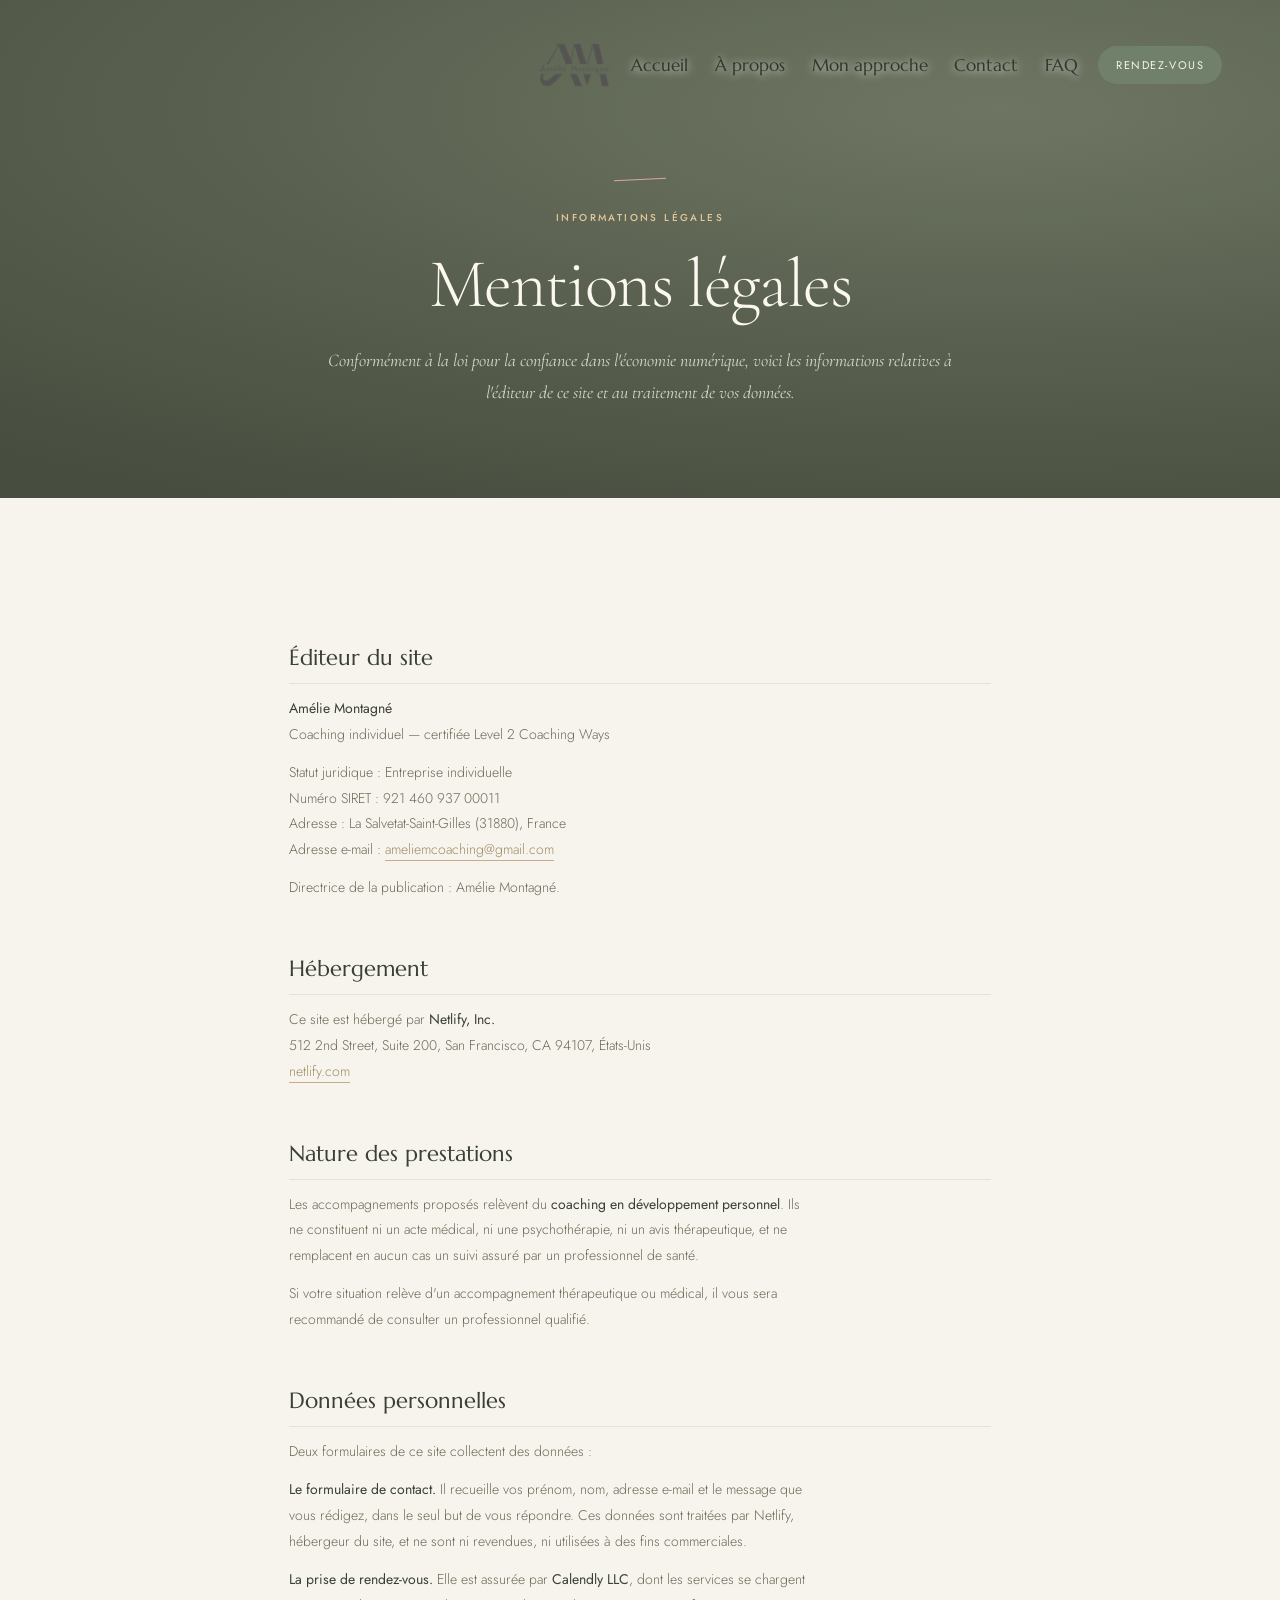
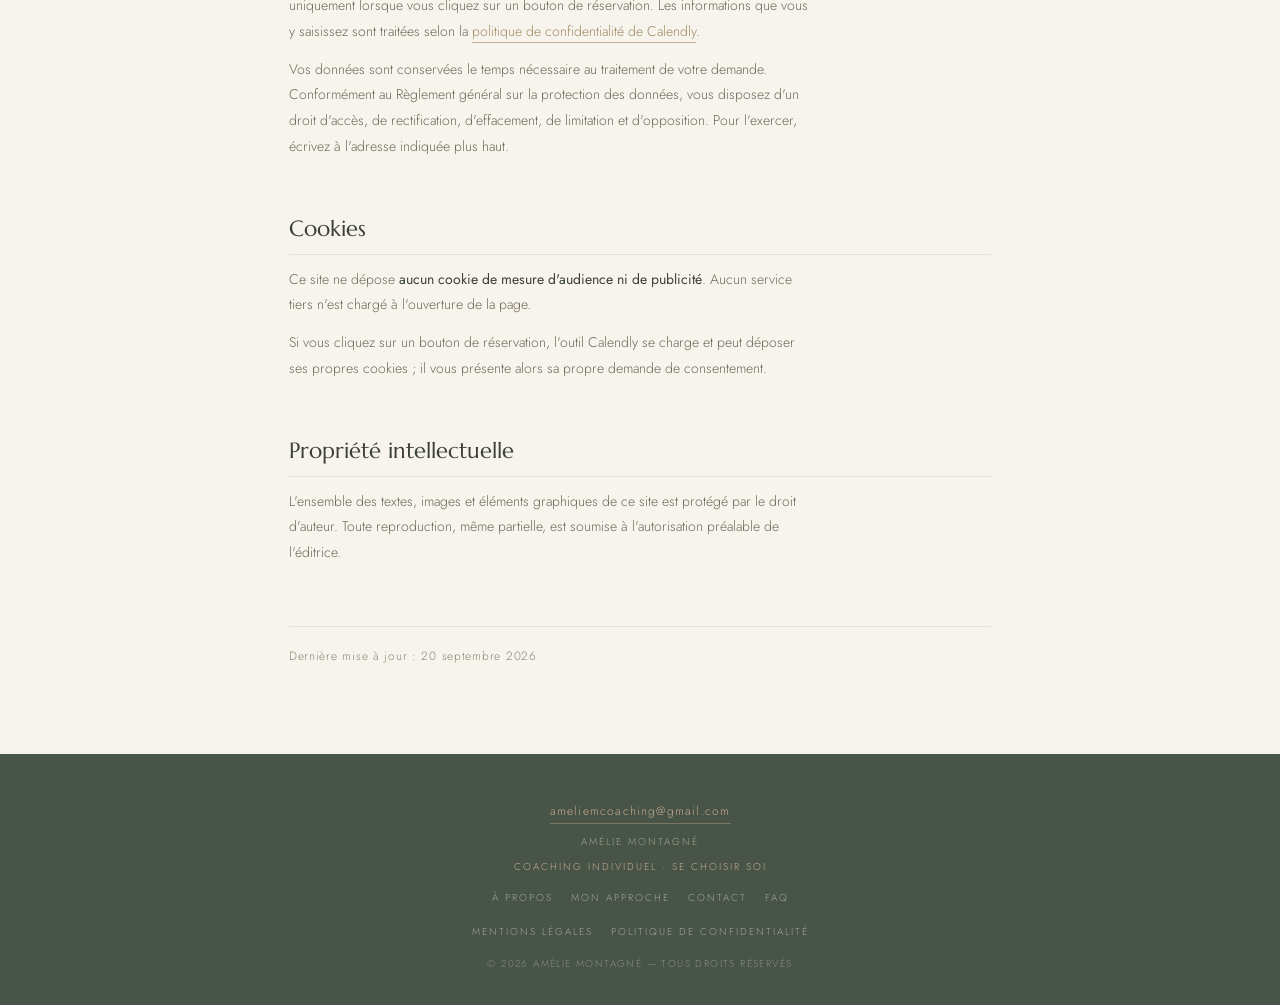
<file: public/mentions-legales.html>
<!DOCTYPE html>
<html lang="fr">
<head>
<meta charset="utf-8">
<meta name="viewport" content="width=device-width, initial-scale=1, viewport-fit=cover">
<title>Mentions légales — Amélie Montagné</title>
<meta name="description" content="Mentions légales et informations sur le traitement des données personnelles du site d'Amélie Montagné, coaching individuel.">
<meta name="robots" content="noindex, nofollow">
<meta name="theme-color" content="#474E3F">
<link rel="icon" href="favicon-v1.png">
<link rel="preconnect" href="https://fonts.googleapis.com">
<link rel="preconnect" href="https://fonts.gstatic.com" crossorigin>
<link href="https://fonts.googleapis.com/css2?family=Cormorant+Garamond:ital,wght@0,300;0,400;1,300&family=Jost:wght@300;400;500&family=Marcellus&display=swap" rel="stylesheet">
<link rel="stylesheet" href="tokens.css">
<link rel="stylesheet" href="styles.css">
<link rel="stylesheet" href="content.css">
</head>
<body>

<div class="page">

  <!-- ========== NAV — identique sur toutes les pages (sticky, height:0) ========== -->
  <div class="nav-wrap" id="nav">
    <header class="nav">
      <div class="nav-bar">
        <a class="nav-brand" href="index.html">
          <img class="nav-lockup" src="logo-lockup-ivoire-v2.png" alt="Amélie Montagné" width="600" height="378">
        </a>
        <nav class="nav-links" aria-label="Navigation principale">
          <a href="index.html">Accueil</a>
          <a href="index.html#a-propos">À propos</a>
          <a href="index.html#approche">Mon approche</a>
          <a href="index.html#contact">Contact</a>
          <a href="index.html#faq">FAQ</a>
        </nav>
        <a class="nav-cta" href="index.html#contact">Rendez-vous</a>
        <button class="burger" type="button" aria-label="Ouvrir le menu" aria-expanded="false" aria-controls="menu">
          <span></span><span></span>
        </button>
      </div>
    </header>
  </div>

  <!-- ========== EN-TÊTE DE PAGE ========== -->
  <header class="page-head">
    <div class="page-head-in">
      <p class="eyebrow page-eyebrow">Informations légales</p>
      <h1 class="page-title">Mentions légales</h1>
      <p class="page-lead">Conformément à la loi pour la confiance dans l'économie numérique, voici les informations relatives à l'éditeur de ce site et au traitement de vos données.</p>
    </div>
  </header>

  <main class="legal">
    <section class="legal-block">
      <h2>Éditeur du site</h2>
      <p><b>Amélie Montagné</b><br>
      Coaching individuel — certifiée Level 2 Coaching Ways</p>
      <p>
        Statut juridique : Entreprise individuelle<br>
        Numéro SIRET : 921 460 937 00011<br>
        Adresse : La Salvetat-Saint-Gilles (31880), France<br>
        Adresse e-mail : <a href="mailto:ameliemcoaching@gmail.com">ameliemcoaching@gmail.com</a>
      </p>
      <p>Directrice de la publication : Amélie Montagné.</p>
    </section>

    <section class="legal-block">
      <h2>Hébergement</h2>
      <p>Ce site est hébergé par <b>Netlify, Inc.</b><br>
      512 2nd Street, Suite 200, San Francisco, CA 94107, États-Unis<br>
      <a href="https://www.netlify.com" rel="noopener" target="_blank">netlify.com</a></p>
    </section>

    <section class="legal-block">
      <h2>Nature des prestations</h2>
      <p>Les accompagnements proposés relèvent du <b>coaching en développement personnel</b>. Ils ne constituent ni un acte médical, ni une psychothérapie, ni un avis thérapeutique, et ne remplacent en aucun cas un suivi assuré par un professionnel de santé.</p>
      <p>Si votre situation relève d'un accompagnement thérapeutique ou médical, il vous sera recommandé de consulter un professionnel qualifié.</p>
    </section>

    <section class="legal-block" id="donnees">
      <h2>Données personnelles</h2>
      <p>Deux formulaires de ce site collectent des données&nbsp;:</p>
      <p><b>Le formulaire de contact.</b> Il recueille vos prénom, nom, adresse e-mail et le message que vous rédigez, dans le seul but de vous répondre. Ces données sont traitées par Netlify, hébergeur du site, et ne sont ni revendues, ni utilisées à des fins commerciales.</p>
      <p><b>La prise de rendez-vous.</b> Elle est assurée par <b>Calendly LLC</b>, dont les services se chargent uniquement lorsque vous cliquez sur un bouton de réservation. Les informations que vous y saisissez sont traitées selon la <a href="https://calendly.com/privacy" rel="noopener" target="_blank">politique de confidentialité de Calendly</a>.</p>
      <p>Vos données sont conservées le temps nécessaire au traitement de votre demande. Conformément au Règlement général sur la protection des données, vous disposez d'un droit d'accès, de rectification, d'effacement, de limitation et d'opposition. Pour l'exercer, écrivez à l'adresse indiquée plus haut.</p>
    </section>

    <section class="legal-block">
      <h2>Cookies</h2>
      <p>Ce site ne dépose <b>aucun cookie de mesure d'audience ni de publicité</b>. Aucun service tiers n'est chargé à l'ouverture de la page.</p>
      <p>Si vous cliquez sur un bouton de réservation, l'outil Calendly se charge et peut déposer ses propres cookies&nbsp;; il vous présente alors sa propre demande de consentement.</p>
    </section>

    <section class="legal-block">
      <h2>Propriété intellectuelle</h2>
      <p>L'ensemble des textes, images et éléments graphiques de ce site est protégé par le droit d'auteur. Toute reproduction, même partielle, est soumise à l'autorisation préalable de l'éditrice.</p>
    </section>

    <p class="legal-updated">Dernière mise à jour : 20 septembre 2026</p>
  </main>

  <footer class="foot">
    <ul class="foot-social" id="foot-social" hidden>
      <li><a class="foot-ico" data-net="instagram" href="#" aria-label="Instagram" rel="noopener" target="_blank">
        <svg viewBox="0 0 24 24" width="18" height="18" fill="none" stroke="currentColor" stroke-width="1.4" aria-hidden="true"><rect x="3" y="3" width="18" height="18" rx="5"></rect><circle cx="12" cy="12" r="4"></circle><circle cx="17.2" cy="6.8" r="1.1" fill="currentColor" stroke="none"></circle></svg>
      </a></li>
      <li><a class="foot-ico" data-net="facebook" href="#" aria-label="Facebook" rel="noopener" target="_blank">
        <svg viewBox="0 0 24 24" width="18" height="18" fill="none" stroke="currentColor" stroke-width="1.4" aria-hidden="true"><path d="M14.5 8.5V6.9c0-.8.3-1.4 1.5-1.4h1.4V2.6c-.6-.1-1.4-.1-2.3-.1-2.4 0-3.9 1.4-3.9 4v2h-2.6v3h2.6v8h3.3v-8h2.5l.4-3z"></path></svg>
      </a></li>
    </ul>

    <a class="foot-mail" id="foot-mail" href="#" hidden></a>

    <span>Amélie Montagné</span>
    <span>Coaching individuel · Se choisir soi</span>

    <nav class="foot-links" aria-label="Navigation du site">
      <a href="index.html#a-propos">À propos</a>
      <a href="index.html#approche">Mon approche</a>
      <a href="index.html#contact">Contact</a>
      <a href="index.html#faq">FAQ</a>
    </nav>

    <nav class="foot-links" aria-label="Liens légaux">
      <a href="mentions-legales.html" aria-current="page">Mentions légales</a>
      <a href="mentions-legales.html#donnees">Politique de confidentialité</a>
    </nav>

    <p class="foot-copy">© 2026 Amélie Montagné — Tous droits réservés</p>
  </footer>

</div>

<!-- ========== Menu mobile — identique sur toutes les pages ========== -->
<div class="menu" id="menu" role="dialog" aria-modal="true" aria-label="Menu">
  <div class="menu-top">
    <img class="menu-lockup" src="logo-lockup-ivoire-v2.png" alt="Amélie Montagné" width="600" height="378">
    <button class="menu-close" type="button" aria-label="Fermer le menu">
      <svg width="22" height="22" viewBox="0 0 24 24" fill="none" stroke="#FBF8F0" stroke-width="1.2" stroke-linecap="round"><path d="M5 5l14 14M19 5L5 19"></path></svg>
    </button>
  </div>
  <nav class="menu-links" aria-label="Navigation mobile">
    <a href="index.html">Accueil</a>
    <a href="index.html#a-propos">À propos</a>
    <a href="index.html#approche">Mon approche</a>
    <a href="index.html#contact">Contact</a>
    <a href="index.html#faq">FAQ</a>
  </nav>
  <a class="menu-cta" href="index.html#contact">Prendre rendez-vous</a>
</div>

<script src="site.js"></script>
</body>
</html>
</file>
<file: public/tokens.css>
/*
  Design tokens extraits du site "Amélie Montagné — Se choisir soi"
  (maquette Quattro Visual : https://www.quattrovisual.com/amelie-montagne-maquette1)
  Extraction fidèle des custom properties CSS trouvées dans :root.
  À coller tel quel en haut de votre feuille de style principale.
*/

:root {
  /* Direction artistique Se choisir soi : photo chaude, sauge et accent feutre */
  --art-cream: #F7F4ED;
  --art-beige: #F3E8D5;
  --art-sage: #71806A;
  --art-sage-light: #A7B29D;
  --art-pink: #D9A6A0;
  --art-pink-light: #EED9D4;
  --art-ink: #30372F;
  /* Lotus noir fourni : 1 = noir d'origine ; 0.78 l'adoucit pour se fondre dans la teinte du logo. */
  --hero-lotus-opacity: .78;
  /* Photo principale : 1 = rendu d'origine ; moins de 1 = effet atténué */
  --hero-brightness: 1;
  --hero-saturation: 1;
  /* Premier écran, sur ordinateur : baissez ces tailles pour alléger les blocs rouge et vert. */
  --hero-logo-size: clamp(36px, 3.35vw, 52px);  /* Nom Amélie Montagné */
  --hero-title-size: clamp(44px, 4.25vw, 61px); /* Grand titre à droite */
  --hero-copy-size: clamp(16px, 1.28vw, 19px); /* Paragraphe sous le titre */
  --hero-button-size: 19px;                    /* Texte du bouton vert */
  /* Position du bloc vert : augmentez le décalage pour le pousser à droite. */
  --hero-text-right-shift: 50px;
  /* Distance depuis le haut : augmentez-la pour éloigner le titre du logo. */
  --hero-text-start: 214px;
  /* Espace entre le lotus et « Coaching individuel · … » : baissez-le pour rapprocher le texte. */
  --hero-tagline-gap: 14px;
  /* Verts (couleur de marque) */
  --green-brand:   #555C4C;
  --green-deep:    #4C5343;
  --green-light:   #6E7663;
  --green-darkest: #3F463A;

  /* Encre / textes */
  --ink:       #3A4034;
  --text:      #6E6858;
  --text-soft: #8C8574;

  /* Fonds clairs */
  --ivory:      #FBF8F0;
  --ivory-alt:  #FDFBF5;
  --beige:      #F7F3E9;
  --beige-deep: #EFEADC;
  --line:       #E6E2D2;

  /* Accents */
  --taupe:      #C6AC8F;
  --ocre-dark:  #A08A63;
  --ocre-light: #E3C79A;
  --sage:       #DCE2C8;
  --sage-chip:  #DDE3CB;

  /* Placeholders (utilisés pour les zones photo) */
  --ph-1: #E4D9C4;
  --ph-2: #CFD6BB;
  --ph-3: #C9C2A6;
  --ph-4: #9EA882;

  /* Texte/overlay sur fond vert */
  --on-green:      #FBF8F0;
  --on-green-soft: rgba(251,248,240,.78);
  --on-green-mute: rgba(251,248,240,.62);
  --hair-green:    rgba(251,248,240,.16);
  --hair-light:    rgba(58,64,52,.12);

  /* Effet verre / glassmorphism (cartes du hero) */
  --glass-bg:     rgba(251,248,240,.10);
  --glass-border: rgba(251,248,240,.18);

  /* Rythme / espacements responsives */
  --sec-x: clamp(26px, 4.6vw, 60px);
  --sec-y: clamp(66px, 8.4vw, 120px);
  --nav-x: clamp(16px, 3.5vw, 50px);
  --nav-y: clamp(16px, 2.4vw, 34px);

  /* Easing des transitions */
  --ease: cubic-bezier(.4,0,.2,1);
}

/*
  Polices (Google Fonts) réellement utilisées par le site — 3 familles :
  - Jost, sans-serif                 → corps de texte / UI
  - Marcellus, serif                 → titres
  - "Cormorant Garamond", serif      → citations en italique (ex: « Je peux souffler ici. »)

  (Note : "Inter" et "Roboto Mono" apparaissent aussi dans le CSS calculé de
  l'onglet, mais via des @font-face pointant vers "chrome-extension://" —
  ce sont des polices injectées par une extension du navigateur, pas par le
  site lui-même. Ignorez-les.)

  Le <link> Google Fonts exact (avec les bonnes graisses) est déjà dans le
  <head> de index.html si vous avez copié le code source de la page :
  https://fonts.googleapis.com/css2?family=Cormorant+Garamond:ital,wght@0,300;0,400;1,300&family=Jost:wght@300;400;500&family=Marcellus&display=swap
*/
</file>
<file: public/styles.css>
/* ============================================================
   Amelie Montagne — maquette 1 « Aura »
   Feuille de style principale.
   Les variables (:root) vivent dans tokens.css, charge AVANT ce fichier.
   Desktop >= 1024px · mobile < 1024px (elargi a 720px entre 768 et 1023)
   ============================================================ */

/* ---------- Reset ---------- */
*,*::before,*::after{box-sizing:border-box}
html{
  overflow-x:clip;              /* clip (et non hidden) : ne casse pas position:sticky */
  scroll-behavior:smooth;
  -webkit-text-size-adjust:100%;
}
body{
  margin:0;
  font-family:'Jost',sans-serif;
  font-weight:300;
  background:var(--green-darkest);
  color:var(--text);
  -webkit-font-smoothing:antialiased;
}
img{display:block;max-width:100%}
svg{display:block}
h1,h2,h3,p,figure,ul,li{margin:0;padding:0}
ul{list-style:none}
a{color:inherit;text-decoration:none}
button{font:inherit;color:inherit;background:none;border:0;padding:0;cursor:pointer}
[id]{scroll-margin-top:120px}

/* ---------- Animations ---------- */
@keyframes floatA{0%,100%{transform:translateY(0)}50%{transform:translateY(-18px)}}
@keyframes floatB{0%,100%{transform:translateY(0) rotate(-2deg)}50%{transform:translateY(-26px) rotate(-2deg)}}
@keyframes spinSlow{to{transform:rotate(360deg)}}
@keyframes sheen{0%{background-position:-60% 0}100%{background-position:160% 0}}
@keyframes menuIn{from{opacity:0}to{opacity:1}}

/* ---------- Page ---------- */
.page{
  max-width:1440px;
  margin:0 auto;
  background:var(--ivory-alt);
  position:relative;
}

/* ============================================================
   NAV — sticky sans bug
   height:0 => la barre ne consomme aucune hauteur de flux et
   reste collee en haut. Aucun ancetre en overflow:hidden.
   ============================================================ */
.nav-wrap{
  position:sticky;
  top:0;
  z-index:60;
  height:0;                       /* pas de saut de layout */
  pointer-events:none;
}
.nav{
  pointer-events:auto;
  margin:0 var(--nav-x);
  padding-top:calc(var(--nav-y) + env(safe-area-inset-top, 0px));
}
.nav-bar{
  display:flex;
  align-items:center;
  justify-content:space-between;
  gap:20px;
  padding:14px 22px 14px 26px;
  border-radius:99px;
  background:var(--glass-bg);
  border:1px solid var(--glass-border);
  -webkit-backdrop-filter:blur(14px);
  backdrop-filter:blur(14px);
  transition:background .2s var(--ease), box-shadow .2s var(--ease), border-color .2s var(--ease);
}
.nav-wrap.is-scrolled .nav-bar{
  background:rgba(71,78,63,.82);
  border-color:rgba(251,248,240,.14);
  box-shadow:0 8px 24px rgba(20,24,16,.25);
}
.nav-brand{display:flex;align-items:center;gap:14px;min-width:0}
.nav-lockup{height:46px;width:auto;flex:none}
.menu-lockup{height:38px;width:auto;flex:none}
.nav-links{
  display:flex;gap:26px;
  font-size:12px;letter-spacing:.16em;text-transform:uppercase;
  color:rgba(253,251,245,.78);
}
.nav-links a{transition:color .18s var(--ease)}
.nav-links a:hover{color:var(--ivory-alt)}
.nav-cta{
  background:var(--ivory-alt);color:var(--ink);
  font-size:12px;letter-spacing:.16em;text-transform:uppercase;
  padding:12px 22px;border-radius:99px;white-space:nowrap;
  transition:background .18s var(--ease);
}
.nav-cta:hover{background:#F2ECDD}
.burger{display:none;flex-direction:column;gap:5px;padding:8px 4px}
.burger span{width:20px;height:1px;background:var(--ivory);display:block}
.is-inert{cursor:default;opacity:.72}

/* ---------- Menu mobile plein ecran ---------- */
.menu{
  position:fixed;inset:0;z-index:100;
  background:var(--green-deep);
  display:none;
  flex-direction:column;
  padding:calc(24px + env(safe-area-inset-top,0px)) 26px calc(34px + env(safe-area-inset-bottom,0px));
}
.menu.is-open{display:flex;animation:menuIn .2s var(--ease)}
.menu-top{display:flex;align-items:center;justify-content:space-between}
.menu-close{width:44px;height:44px;display:flex;align-items:center;justify-content:center;margin-right:-10px}
.menu-links{
  display:flex;flex-direction:column;gap:26px;
  margin:auto 0;
  font-family:'Marcellus',serif;font-size:26px;color:var(--ivory);
}
.menu-links a{transition:color .18s var(--ease)}
.menu-links a:hover{color:var(--ocre-light)}
.menu-cta{
  display:block;text-align:center;
  background:var(--ivory);color:var(--ink);
  font-size:13px;letter-spacing:.14em;text-transform:uppercase;
  padding:18px 0;border-radius:99px;
}

/* ---------- Primitives ---------- */
.eyebrow{
  display:flex;align-items:center;gap:clamp(12px,1vw,14px);
  font-size:clamp(10px,.78vw,11px);
  letter-spacing:.38em;text-transform:uppercase;
}
.eyebrow .rule{width:clamp(28px,2.6vw,38px);height:1px;display:block;flex:none}
.eyebrow--hero{color:#D9C9A7;letter-spacing:.44em}
.eyebrow--hero .rule{background:rgba(227,199,154,.8)}
.eyebrow--light{color:#A3B18A}
.eyebrow--light .rule{display:none}
.eyebrow--on-green{color:var(--sage);letter-spacing:.4em;justify-content:center}
.eyebrow--on-green .rule{background:var(--taupe)}
.eyebrow--ocre{color:var(--ocre-dark);letter-spacing:.4em}
.eyebrow--ocre .rule{background:var(--taupe)}

.btn{
  display:inline-block;text-align:center;
  border-radius:99px;white-space:nowrap;
  font-size:clamp(13px,1vw,14px);letter-spacing:.12em;text-transform:uppercase;
  transition:background .18s var(--ease), border-color .18s var(--ease), color .18s var(--ease);
}
.btn--ivory{
  background:var(--ivory-alt);color:var(--ink);
  padding:19px 34px;box-shadow:0 18px 40px rgba(0,0,0,.28);
}
.btn--ivory:hover{background:#F2ECDD}
.btn--ghost{
  border:1px solid rgba(253,251,245,.4);color:var(--ivory-alt);
  padding:18px 30px;
}
.btn--ghost:hover{border-color:var(--ivory-alt)}
.btn--outline{
  border:1px solid rgba(251,248,240,.42);color:var(--ivory);
  font-size:12px;letter-spacing:.18em;padding:17px 32px;
}
.btn--outline:hover{border-color:var(--ivory)}
.btn--green{
  background:var(--green-brand);color:var(--ivory-alt);
  font-size:12px;letter-spacing:.16em;padding:17px 30px;
  box-shadow:0 18px 32px rgba(58,64,52,.22);
}
.btn--green:hover{background:#4C5343}
.link-under{
  align-self:flex-start;
  font-size:clamp(12px,1vw,13px);letter-spacing:.18em;text-transform:uppercase;
  color:var(--ink);border-bottom:1px solid var(--taupe);padding-bottom:6px;
  transition:color .18s var(--ease), border-color .18s var(--ease);
}
.link-under:hover{color:var(--ocre-dark);border-color:var(--ocre-dark)}

.halo{position:absolute;border-radius:50%;display:block;pointer-events:none}

.only-mobile{display:none}

/* ============================================================
   1. HERO
   ============================================================ */
.hero{
  position:relative;
  overflow:hidden;
  min-height:1000px;
  display:flex;
  background:radial-gradient(120% 90% at 78% 22%, #6E7663 0%, #5A6150 45%, #474E3F 100%);
}
.hero .halo--a{
  width:760px;height:760px;right:-120px;top:60px;
  background:radial-gradient(circle at 40% 35%, rgba(198,172,143,.30), rgba(198,172,143,0) 62%);
  filter:blur(10px);
}
.hero .halo--b{
  width:520px;height:520px;left:-160px;bottom:-140px;
  background:radial-gradient(circle at 50% 50%, rgba(169,185,138,.28), rgba(169,185,138,0) 65%);
  filter:blur(14px);
}
.hero-in{
  position:relative;
  flex:1;
  display:grid;
  grid-template-columns:minmax(0,600px) minmax(0,600px);
  grid-template-rows:auto auto;
  justify-content:space-between;
  column-gap:clamp(40px,9.3vw,134px);
  align-content:space-between;
  padding:150px 56px 70px 50px;
}
.hero-text{display:flex;flex-direction:column;gap:28px;grid-column:1;grid-row:1}
.hero-title{
  font-family:'Cormorant Garamond',serif;font-weight:300;
  font-size:clamp(40px,6.4vw,92px);line-height:.99;letter-spacing:-.02em;
  color:var(--ivory-alt);text-wrap:pretty;
}
.hero-title em{
  font-style:italic;
  background:linear-gradient(100deg,#E3C79A,#CFD6BB 55%,#E3C79A);
  -webkit-background-clip:text;background-clip:text;color:transparent;
}
.hero-lead{
  font-size:clamp(15px,1.2vw,17px);line-height:1.85;
  color:var(--on-green-soft);max-width:430px;
}
.hero-cta{display:flex;align-items:center;gap:20px;margin-top:6px;flex-wrap:wrap}

/* Composition visuelle : tout en % => fluide, ratio conserve */
.hero-visual{
  position:relative;
  grid-column:2;grid-row:1 / -1;
  align-self:start;
  width:100%;max-width:600px;
  aspect-ratio:600/740;
  margin-top:-18px;
}
.hv-ring{
  position:absolute;left:-5%;top:8.1%;width:103.33%;aspect-ratio:1;
  border-radius:50%;border:1px solid rgba(227,199,154,.38);
  animation:spinSlow 44s linear infinite;
}
.hv-ring span{
  position:absolute;top:-5px;left:50%;width:9px;height:9px;margin-left:-4px;
  border-radius:50%;background:var(--ocre-light);display:block;
}
.hv-dash{
  position:absolute;left:5%;top:17.6%;width:83.33%;aspect-ratio:1;
  border-radius:50%;border:1px dashed rgba(207,214,187,.35);
}
.hv-arch-float{
  position:absolute;left:12.33%;top:2.4%;width:71.67%;height:81.1%;
  animation:floatA 10s ease-in-out infinite;
}
.hv-arch{
  position:absolute;inset:0;overflow:hidden;
  border-radius:50% 50% 16px 16px / 35.83% 35.83% 16px 16px;
  background:linear-gradient(165deg,var(--ph-1) 0%,var(--ph-3) 55%,var(--ph-4) 100%);
  transform:perspective(1600px) rotateY(-14deg) rotateX(5deg);
  box-shadow:-46px 60px 100px rgba(0,0,0,.42), inset 0 1px 0 rgba(255,255,255,.35);
}
.hv-arch::after{
  content:"";position:absolute;inset:0;
  background:linear-gradient(105deg, rgba(255,255,255,0) 38%, rgba(255,255,255,.28) 50%, rgba(255,255,255,0) 62%);
  background-size:220% 100%;
  animation:sheen 9s linear infinite;
}
.hv-quote{
  position:absolute;left:-7.7%;bottom:13%;width:41%;min-width:200px;
  padding:22px 26px;border-radius:20px;
  background:rgba(253,251,245,.14);border:1px solid rgba(253,251,245,.22);
  -webkit-backdrop-filter:blur(16px);backdrop-filter:blur(16px);
  box-shadow:0 26px 48px rgba(0,0,0,.34);
  transform:perspective(1000px) rotateY(12deg);
  display:flex;flex-direction:column;gap:10px;
}
.hv-quote b{
  font-family:'Cormorant Garamond',serif;font-style:italic;font-weight:400;
  font-size:23px;color:var(--ivory-alt);
}
.hv-quote span{
  font-size:10px;line-height:1.7;letter-spacing:.18em;text-transform:uppercase;
  color:rgba(253,251,245,.55);
}
.hero-facts{
  grid-column:1 / -1;grid-row:2;
  display:flex;gap:16px;
}
.hero-facts li{
  width:230px;padding:24px 26px;border-radius:22px;
  background:var(--glass-bg);border:1px solid var(--glass-border);
  -webkit-backdrop-filter:blur(16px);backdrop-filter:blur(16px);
  transform:perspective(1200px) rotateY(9deg) rotateX(4deg);
  box-shadow:0 26px 50px rgba(0,0,0,.25);
  display:flex;flex-direction:column;gap:8px;
}
.hero-facts b{font-family:'Marcellus',serif;font-weight:400;font-size:30px;color:var(--ivory-alt)}
.hero-facts span{font-size:13px;letter-spacing:.1em;color:rgba(253,251,245,.7)}

/* ============================================================
   2. BANDEAU
   ============================================================ */
.band{background:var(--green-deep);padding:22px 0;overflow:hidden}
.band p{
  font-family:'Cormorant Garamond',serif;font-style:italic;
  font-size:clamp(16px,1.8vw,26px);color:#B9B092;
  white-space:nowrap;text-align:center;letter-spacing:.02em;
}

/* ============================================================
   3. UN ESPACE POUR VOUS
   ============================================================ */
.about{
  padding:var(--sec-y) var(--sec-x);
  display:grid;grid-template-columns:1fr 1fr;
  gap:clamp(40px,5vw,70px);align-items:center;
}
.about-visual{
  position:relative;height:520px;border-radius:6px;overflow:hidden;
  background:linear-gradient(160deg,var(--ph-1),var(--ph-2));
  transform:perspective(1400px) rotateY(-13deg) rotateX(6deg);
  box-shadow:-50px 60px 90px rgba(58,64,52,.28);
}
.about-visual span{
  position:absolute;bottom:22px;left:24px;
  font-size:11px;letter-spacing:.2em;text-transform:uppercase;color:#5F6647;
}
.about-visual::after{
  content:"";position:absolute;inset:0;
  background:linear-gradient(105deg, rgba(255,255,255,0) 35%, rgba(255,255,255,.35) 50%, rgba(255,255,255,0) 65%);
  background-size:220% 100%;animation:sheen 6s linear infinite;
}
.about-text{display:flex;flex-direction:column;gap:24px}
.about-title{
  font-family:'Cormorant Garamond',serif;font-weight:300;
  font-size:clamp(38px,3.9vw,56px);line-height:1.1;
  color:var(--ink);text-wrap:pretty;
}
.about-p1{font-size:clamp(15px,1.2vw,17px);line-height:1.95;color:var(--text);max-width:480px}
.about-p2{font-size:clamp(15px,1.1vw,16px);line-height:1.9;color:var(--text-soft);max-width:480px}
.about-text .link-under{margin-top:8px}

/* ============================================================
   4. LES CINQ AXES
   ============================================================ */
.axes-sec{position:relative;background:var(--green-brand);padding:var(--sec-y) var(--sec-x);overflow:hidden}
.axes-sec .halo--a{
  width:660px;height:660px;left:-220px;top:-220px;
  background:radial-gradient(circle, rgba(214,222,190,.18), rgba(214,222,190,0) 66%);filter:blur(18px);
}
.axes-sec .halo--b{
  width:520px;height:520px;right:-160px;bottom:-220px;
  background:radial-gradient(circle, rgba(198,172,143,.20), rgba(198,172,143,0) 66%);filter:blur(16px);
}
.axes-head{position:relative;display:flex;flex-direction:column;align-items:center;text-align:center;gap:18px}
.axes-title{
  font-family:'Cormorant Garamond',serif;font-weight:300;
  font-size:clamp(38px,4.45vw,64px);line-height:1.05;letter-spacing:-.015em;
  color:var(--ivory);max-width:820px;
}
.axes-sub{font-size:clamp(14px,1.2vw,17px);line-height:1.85;color:rgba(251,248,240,.66);max-width:560px}
.axes-wrap{position:relative;margin-top:clamp(38px,5.2vw,74px)}
.axes-line{
  position:absolute;left:60px;right:60px;top:50%;height:1px;
  background:repeating-linear-gradient(90deg, rgba(251,248,240,.34) 0 5px, transparent 5px 12px);
}
.axes{position:relative;display:grid;grid-template-columns:repeat(5,1fr)}
.axis{display:grid;grid-template-rows:1fr 104px 1fr;align-items:center;justify-items:center}
.axis-medal{
  grid-row:2;width:104px;height:104px;border-radius:50%;
  background:var(--ivory);box-shadow:0 18px 34px rgba(30,34,26,.30);
  display:flex;align-items:center;justify-content:center;flex:none;
}
.axis-medal svg{width:38px;height:38px}
.axis-body{
  grid-row:1;align-self:end;padding:0 12px 34px;
  display:flex;flex-direction:column;gap:9px;align-items:center;text-align:center;
}
.axis:nth-child(even) .axis-body{grid-row:3;align-self:start;padding:34px 12px 0}
.axis-num{font-family:'Cormorant Garamond',serif;font-weight:300;font-size:22px;color:rgba(251,248,240,.42)}
.axis-title{font-family:'Marcellus',serif;font-size:clamp(18px,1.6vw,23px);line-height:1.25;color:var(--ivory)}
.axis-desc{font-size:clamp(13px,1vw,14px);line-height:1.75;color:var(--on-green-mute);max-width:200px}
.axes-foot{
  position:relative;margin-top:clamp(34px,5.8vw,84px);
  display:flex;flex-direction:column;align-items:center;gap:clamp(18px,1.6vw,22px);
}
.axes-quote{
  font-family:'Cormorant Garamond',serif;font-style:italic;font-weight:300;
  font-size:clamp(23px,2.2vw,32px);line-height:1.4;
  color:var(--ivory);max-width:700px;text-align:center;
}

/* ============================================================
   5. TARIFS
   ============================================================ */
.pricing{position:relative;background:var(--beige);padding:var(--sec-y) var(--sec-x);overflow:hidden}
.pricing .halo--a{
  width:560px;height:560px;right:-190px;top:-170px;
  background:radial-gradient(circle, rgba(198,172,143,.24), rgba(198,172,143,0) 66%);filter:blur(16px);
}
.pricing-in{position:relative;display:grid;grid-template-columns:370px 1fr;gap:clamp(40px,6.2vw,90px);align-items:start}
.pricing-intro{display:flex;flex-direction:column;gap:22px}
.pricing-title{
  font-family:'Cormorant Garamond',serif;font-weight:300;
  font-size:clamp(38px,3.9vw,56px);line-height:1.06;letter-spacing:-.015em;color:var(--ink);
}
.pricing-lead{font-size:clamp(14px,1.1vw,16px);line-height:1.85;color:var(--text)}
.certif{display:flex;align-items:center;gap:18px;margin-top:14px}
.certif img{width:150px;height:auto;flex:none}
.certif span{font-size:13px;line-height:1.7;letter-spacing:.04em;color:var(--text-soft)}

.p-list{display:flex;flex-direction:column;border-top:1px solid var(--hair-light)}
.p-row{
  display:grid;
  grid-template-columns:44px max-content 1fr 210px;
  grid-template-areas:"num title badge price" "num desc desc price";
  align-items:center;row-gap:7px;
  padding:30px 0;border-bottom:1px solid var(--hair-light);
}
.p-num{grid-area:num;font-family:'Marcellus',serif;font-size:13px;letter-spacing:.14em;color:#B8A487;padding-right:28px}
.p-title{grid-area:title;font-family:'Marcellus',serif;font-size:clamp(19px,1.75vw,25px);line-height:1.1;color:var(--ink)}
.p-badge{
  grid-area:badge;justify-self:start;margin-left:12px;
  font-size:10px;letter-spacing:.18em;text-transform:uppercase;
  color:var(--ivory-alt);background:#656D4A;padding:6px 11px;border-radius:99px;white-space:nowrap;
}
.p-desc{grid-area:desc;font-size:clamp(13px,1.05vw,15px);line-height:1.65;color:var(--text-soft)}
.p-price{grid-area:price;display:flex;flex-direction:column;align-items:flex-end;gap:4px;padding-left:28px}
.p-amount{font-family:'Cormorant Garamond',serif;font-weight:300;font-size:clamp(34px,3.05vw,44px);line-height:1;color:var(--ink)}
.p-unit{font-size:11px;letter-spacing:.18em;text-transform:uppercase;color:var(--ocre-dark);white-space:nowrap}
.p-row--featured{
  background:var(--beige-deep);border-radius:16px;border-bottom:0;
  margin:6px -28px;padding:30px 28px;
}
.p-foot{display:flex;align-items:center;justify-content:space-between;gap:36px;padding-top:34px}
.p-foot-left{display:flex;align-items:center;gap:18px}
.p-foot-logo{width:132px;height:auto;flex:none;display:none}
.p-foot-clock{flex:none}
.p-foot-txt{display:flex;flex-direction:column;gap:5px}
.p-foot-txt b{font-family:'Marcellus',serif;font-weight:400;font-size:clamp(16px,1.4vw,20px);color:var(--ink)}
.p-foot-txt span{font-size:clamp(13px,1vw,14px);color:var(--text-soft)}

/* ============================================================
   6. CONTACT
   Fond vert : maintient l'alternance sombre/clair entre sections.
   ============================================================ */
.contact{position:relative;background:var(--green-brand);padding:var(--sec-y) var(--sec-x);overflow:hidden}
.contact .halo--a{
  width:620px;height:620px;left:-230px;bottom:-270px;
  background:radial-gradient(circle, rgba(214,222,190,.18), rgba(214,222,190,0) 66%);filter:blur(18px);
}
.contact-in{
  position:relative;display:grid;grid-template-columns:1fr 1fr;
  gap:clamp(40px,6.2vw,90px);align-items:center;
}
.contact-intro{display:flex;flex-direction:column;gap:22px}
/* .eyebrow--on-green est centre dans la section Axes : on le realigne ici. */
.contact-intro .eyebrow{justify-content:flex-start}
.contact-title{
  font-family:'Cormorant Garamond',serif;font-weight:300;
  font-size:clamp(34px,3.7vw,54px);line-height:1.04;letter-spacing:-.015em;
  color:var(--ivory-alt);text-wrap:balance;
}
.contact-title em{font-style:italic;color:var(--ocre-light)}
.contact-lead{
  font-size:clamp(14px,1.05vw,16px);line-height:1.85;
  color:var(--on-green-soft);max-width:46ch;
}

.contact-form{
  background:var(--ivory-alt);border:1px solid var(--line);
  padding:clamp(26px,2.6vw,38px);
  display:flex;flex-direction:column;gap:20px;
  box-shadow:0 26px 54px rgba(34,39,30,.26);
}
.cf-head{
  display:flex;justify-content:space-between;align-items:center;gap:16px;
  padding-bottom:16px;border-bottom:1px solid var(--line);
  font-size:10px;letter-spacing:.2em;text-transform:uppercase;color:var(--text-soft);
}
.cf-grid{display:grid;grid-template-columns:1fr 1fr;gap:20px}
.cf-field{display:flex;flex-direction:column;gap:8px;min-width:0}
.cf-field label{font-family:'Marcellus',serif;font-size:12px;letter-spacing:.1em;color:var(--ink)}
.cf-field input,.cf-field textarea{
  font:inherit;font-size:15px;color:var(--ink);
  background:none;border:0;border-bottom:1px solid var(--line);
  padding:8px 0;border-radius:0;width:100%;
  transition:border-color .18s var(--ease);
}
.cf-field textarea{resize:vertical;min-height:76px;line-height:1.7}
.cf-field input::placeholder,.cf-field textarea::placeholder{color:var(--text-soft);opacity:.72}
.cf-field input:focus,.cf-field textarea:focus{outline:none;border-bottom-color:var(--ocre-dark)}
.cf-field input:focus-visible,.cf-field textarea:focus-visible{outline:2px solid var(--ocre-light);outline-offset:3px}
.cf-submit{width:100%;margin-top:4px}
.cf-submit[disabled]{opacity:.55;cursor:default}
.cf-note{font-size:11px;line-height:1.7;text-align:center;color:var(--text-soft)}
.cf-status{font-size:13px;line-height:1.7;text-align:center;color:var(--green-brand);display:none}
.cf-status.is-shown{display:block}
.cf-status.is-error{color:#96594A}
/* Piege a robots : jamais visible, jamais atteignable au clavier. */
.cf-hp{position:absolute;left:-9999px;width:1px;height:1px;overflow:hidden}

/* ============================================================
   7. FAQ
   Fond clair : s'intercale entre Contact (vert) et CTA final (vert).
   Accordeon natif <details> : accessible et fonctionnel sans JS.
   ============================================================ */
.faq{position:relative;background:var(--beige);padding:var(--sec-y) var(--sec-x);overflow:hidden}
.faq-in{
  position:relative;max-width:900px;margin:0 auto;
  display:flex;flex-direction:column;gap:clamp(30px,3.4vw,46px);
}
.faq-head{display:flex;flex-direction:column;gap:16px;align-items:center;text-align:center}
.faq-title{
  font-family:'Cormorant Garamond',serif;font-weight:300;
  font-size:clamp(32px,3.6vw,52px);line-height:1.08;letter-spacing:-.015em;
  color:var(--ink);text-wrap:balance;
}
.faq-list{display:flex;flex-direction:column;border-top:1px solid var(--line)}
.faq-item{border-bottom:1px solid var(--line)}
.faq-item summary{
  list-style:none;cursor:pointer;
  display:flex;align-items:center;justify-content:space-between;gap:20px;
  padding:22px 4px;
  font-family:'Marcellus',serif;font-size:clamp(16px,1.5vw,20px);line-height:1.35;
  color:var(--ink);
  transition:color .18s var(--ease);
}
.faq-item summary::-webkit-details-marker{display:none}
.faq-item summary:hover{color:var(--ocre-dark)}
.faq-item summary:focus-visible{outline:2px solid var(--ocre-dark);outline-offset:3px;border-radius:3px}
/* Signe + / − dessine en CSS : deux traits, dont un pivote a l'ouverture. */
.faq-item summary::after{
  content:"";flex:none;position:relative;
  width:15px;height:15px;
  background:
    linear-gradient(var(--ocre-dark),var(--ocre-dark)) center/15px 1px no-repeat,
    linear-gradient(var(--ocre-dark),var(--ocre-dark)) center/1px 15px no-repeat;
  transition:transform .22s var(--ease);
}
.faq-item[open] summary::after{transform:rotate(90deg);background-size:0 0, 1px 15px}
.faq-answer{padding:0 4px 26px;max-width:70ch}
.faq-answer p{font-size:clamp(14px,1.05vw,16px);line-height:1.85;color:var(--text)}
.faq-answer p+p{margin-top:12px}
.faq-answer strong{font-weight:400;color:var(--ink)}


/* ============================================================
   8. CTA FINAL + FOOTER
   ============================================================ */
.final{
  position:relative;overflow:hidden;
  background:radial-gradient(110% 120% at 20% 10%, #6E7663 0%, #4C5343 62%);
  color:var(--ivory-alt);
  padding:clamp(76px,9vw,130px) var(--sec-x);
  display:flex;flex-direction:column;align-items:center;text-align:center;gap:clamp(20px,2.1vw,30px);
}
.final .halo--a{
  width:520px;height:520px;right:-120px;bottom:-200px;
  background:radial-gradient(circle, rgba(227,199,154,.28), rgba(227,199,154,0) 65%);filter:blur(12px);
}
.final-orb{
  position:relative;width:clamp(62px,5.6vw,80px);height:clamp(62px,5.6vw,80px);border-radius:50%;
  background:linear-gradient(150deg,#F2E7CF,#C6AC8F 45%,#8B8F6A);
  box-shadow:inset -8px -10px 24px rgba(0,0,0,.28), 0 22px 40px rgba(0,0,0,.3);
  animation:floatB 7s ease-in-out infinite;
}
.final-title{
  position:relative;
  font-family:'Cormorant Garamond',serif;font-weight:300;
  font-size:clamp(34px,4.2vw,60px);line-height:1.2;max-width:840px;text-wrap:pretty;
}
.final-row{position:relative;display:flex;align-items:center;gap:22px;margin-top:10px;flex-wrap:wrap;justify-content:center}
.final-note{font-size:clamp(13px,1vw,14px);color:rgba(253,251,245,.65)}

.foot{
  background:var(--green-darkest);
  padding:34px 26px calc(34px + env(safe-area-inset-bottom,0px));
  display:flex;flex-direction:column;gap:10px;align-items:center;text-align:center;
}
.foot span{font-size:10px;letter-spacing:.2em;text-transform:uppercase;color:#9FA592}
.foot span+span{color:var(--taupe)}
.foot .credit{color:rgba(251,248,240,.38);letter-spacing:.14em;margin-top:4px}

/* Reseaux sociaux et e-mail : masques tant que les URL ne sont pas renseignees
   (voir les constantes RESEAUX et EMAIL_CONTACT dans le script). */
.foot-social{display:flex;gap:14px;align-items:center;margin-bottom:4px}
.foot-ico{
  display:flex;align-items:center;justify-content:center;
  width:38px;height:38px;border-radius:50%;
  color:var(--sage-chip);
  border:1px solid var(--hair-green);
  transition:color .18s var(--ease), border-color .18s var(--ease), background .18s var(--ease);
}
.foot-ico:hover{color:var(--ivory);border-color:var(--taupe);background:rgba(251,248,240,.06)}
.foot-ico:focus-visible{outline:2px solid var(--ocre-light);outline-offset:3px}
.foot-mail{
  font-size:12px;letter-spacing:.1em;color:var(--taupe);
  border-bottom:1px solid rgba(198,172,143,.4);padding-bottom:3px;
  transition:color .18s var(--ease), border-color .18s var(--ease);
}
.foot-mail:hover{color:var(--ivory);border-color:var(--ivory)}
.foot-links{display:flex;gap:18px;flex-wrap:wrap;justify-content:center;margin-top:6px}
.foot-links a{
  font-size:10px;letter-spacing:.2em;text-transform:uppercase;
  color:rgba(251,248,240,.5);
  border-bottom:1px solid transparent;padding-bottom:2px;
  transition:color .18s var(--ease), border-color .18s var(--ease);
}
.foot-links a:hover{color:var(--ivory);border-color:var(--taupe)}

/* ============================================================
   MOBILE / TABLETTE  (< 1024px)
   ============================================================ */
@media (max-width:1023px){
  [id]{scroll-margin-top:90px}
  .page{max-width:720px;background:var(--ivory)}
  .only-mobile{display:block}
  .only-desktop{display:none}

  .nav-bar{padding:11px 14px 11px 12px}
  .nav-logo{width:34px;height:34px}
  .nav-lockup{height:34px}
  .nav-links,.nav-cta{display:none}
  .burger{display:flex}

  /* --- Hero --- */
  .hero{min-height:0;background:radial-gradient(130% 80% at 75% 18%, #6E7663 0%, #5A6150 48%, #474E3F 100%)}
  .hero .halo--a{width:360px;height:360px;right:-140px;top:40px;background:radial-gradient(circle, rgba(198,172,143,.30), rgba(198,172,143,0) 64%)}
  .hero .halo--b{display:none}
  .hero-in{
    display:flex;flex-direction:column;gap:20px;
    padding:clamp(112px,26vw,150px) var(--sec-x) 42px;
  }
  .hero-text{display:contents}
  .hero .eyebrow{order:1}
  .hero-title{order:2;font-size:clamp(38px,12vw,58px);line-height:1.03;letter-spacing:-.015em}
  .hero-lead{order:3;max-width:none}
  .hero-visual{order:4;margin:14px 0 0;max-width:none;aspect-ratio:338/402}
  .hero-cta{order:5;flex-direction:column;align-items:stretch;gap:12px;margin-top:14px}
  .hero-cta .btn{width:100%;padding:18px 0;font-size:13px}
  .hero-cta .btn--ghost{padding:17px 0;border-color:rgba(251,248,240,.42)}
  .hero-facts{order:6;gap:10px;margin-top:12px}
  .hero-facts li{
    flex:1;width:auto;min-width:0;padding:16px 14px;border-radius:16px;
    transform:none;box-shadow:none;backdrop-filter:none;-webkit-backdrop-filter:none;gap:5px;
  }
  .hero-facts b{font-size:19px}
  .hero-facts span{font-size:11px;line-height:1.5;letter-spacing:0}
  .hv-ring{left:-4.7%;top:3%;width:106.5%;border-color:rgba(227,199,154,.34)}
  .hv-dash,.hv-quote{display:none}
  .hv-arch-float{left:6.5%;top:0;width:87%;height:97.5%}
  .hv-arch{
    border-radius:50% 50% 12px 12px / 37.5% 37.5% 12px 12px;
    transform:none;box-shadow:-20px 30px 60px rgba(20,24,16,.42);
  }
  .hv-arch::after{display:none}

  /* --- Bandeau --- */
  .band{padding:16px 26px}
  .band p{font-size:16px;color:#CFCDB4}

  /* --- Un espace pour vous --- */
  .about{display:flex;flex-direction:column;align-items:stretch;gap:22px;padding:var(--sec-y) var(--sec-x)}
  .about-text{display:contents}
  .about .eyebrow{order:1;color:#8A9472;letter-spacing:.34em}
  .about .eyebrow .rule{display:none}
  .about-title{order:2}
  .about-visual{
    order:3;height:300px;transform:none;
    box-shadow:0 24px 46px rgba(58,64,52,.20);
  }
  .about-visual::after{display:none}
  .about-p1{order:4;max-width:none;line-height:1.9}
  .about-p2{order:5;max-width:none;line-height:1.9}
  .about-text .link-under,.about .link-under{order:6;margin-top:0;padding-bottom:5px;font-size:12px}

  /* --- Axes en liste --- */
  .axes-sec .halo--a{width:340px;height:340px;left:-130px;top:-120px}
  .axes-sec .halo--b{display:none}
  .axes-head{gap:16px}
  .axes-title{font-size:clamp(32px,10.3vw,40px);line-height:1.06}
  .axes-sub{font-size:14px;line-height:1.8}
  .axes-wrap{margin-top:38px}
  .axes-line{display:none}
  .axes{display:flex;flex-direction:column}
  .axis{
    display:flex;align-items:center;gap:18px;
    padding:22px 0;border-bottom:1px solid var(--hair-green);
  }
  .axis:last-child{border-bottom:0}
  .axis-medal{width:56px;height:56px;box-shadow:none}
  .axis-medal svg{width:24px;height:24px}
  .axis-body,.axis:nth-child(even) .axis-body{
    padding:0;align-items:flex-start;text-align:left;gap:5px;
  }
  .axis-num{display:none}
  .axis-title{font-size:18px}
  .axis-desc{font-size:13px;line-height:1.7;max-width:none}
  .axes-quote{font-size:23px;line-height:1.45}
  .btn--outline{font-size:12px;letter-spacing:.16em;padding:15px 26px}

  /* --- Tarifs en cartes --- */
  .pricing-in{display:flex;flex-direction:column;align-items:stretch;gap:34px}
  .pricing-intro{gap:18px}
  .pricing-title{font-size:clamp(32px,10.3vw,40px)}
  .pricing-lead{font-size:14px;line-height:1.8}
  .certif{display:none}
  .p-list{border-top:0;gap:12px}
  .p-row{
    grid-template-columns:1fr auto;
    grid-template-areas:"title price" "desc desc";
    row-gap:12px;column-gap:14px;align-items:baseline;
    background:var(--ivory);border:1px solid var(--line);border-radius:16px;
    padding:24px 22px;margin:0;
  }
  .p-num{display:none}
  .p-title{font-size:19px}
  .p-desc{font-size:13px;line-height:1.7}
  .p-price{padding-left:0;gap:2px}
  .p-amount{font-size:34px}
  .p-unit{font-size:9px;letter-spacing:.16em}
  .p-row--featured{
    grid-template-areas:"title badge" "desc price";
    background:var(--green-brand);border:0;
    box-shadow:0 20px 38px rgba(58,64,52,.22);
  }
  .p-row--featured .p-title,.p-row--featured .p-amount{color:var(--ivory)}
  .p-row--featured .p-desc{color:rgba(251,248,240,.68);max-width:200px}
  .p-row--featured .p-unit{color:var(--sage-chip)}
  .p-row--featured .p-badge{
    margin-left:0;justify-self:end;align-self:center;
    font-size:9px;color:var(--ink);background:var(--sage-chip);padding:5px 10px;
  }
  .p-row--featured .p-price{align-self:end}
  .p-foot{
    flex-direction:column;align-items:stretch;gap:20px;
    margin-top:24px;padding-top:24px;border-top:1px solid rgba(58,64,52,.14);
  }
  .p-foot-left{flex-direction:column;align-items:flex-start;gap:14px}
  .p-foot-logo{display:block}
  .p-foot-clock{display:none}
  .p-foot-txt b{font-size:16px}
  .p-foot-txt span{font-size:13px}
  .p-foot .btn{text-align:center;padding:17px 0}

  /* --- Contact --- */
  .contact-in{display:flex;flex-direction:column;align-items:stretch;gap:30px}
  .contact-intro{gap:18px}
  .contact-title{font-size:clamp(32px,10.3vw,40px)}
  .contact-lead{font-size:14px;line-height:1.8}
  .contact-form{padding:26px 22px;gap:18px;border-radius:16px}
  .cf-grid{grid-template-columns:1fr;gap:18px}

  /* --- Final --- */
  .final .halo--a{width:320px;height:320px;right:-120px;bottom:-140px}
  .final-title{font-size:clamp(30px,8.8vw,34px);line-height:1.25}
  .final-row{flex-direction:column;gap:14px;margin-top:0}
  .final-row .btn--ivory{padding:18px 30px;font-size:13px;box-shadow:none}
}

/* Au-dela de 1240px les deux CTA du hero tiennent sur une ligne (comme la maquette) ;
   en dessous ils passent a la ligne plutot que de mordre sur le visuel. */
@media (min-width:1240px){
  .hero-cta{flex-wrap:nowrap}
}

/* Tablette : mobile elargi, centre (720px max) — voir .page ci-dessus */
@media (min-width:768px) and (max-width:1023px){
  :root{--sec-x:34px}
  .hero-in{padding-top:130px}
}

/* ---------- Accessibilite ---------- */
@media (prefers-reduced-motion: reduce){
  html{scroll-behavior:auto}
  *,*::before,*::after{
    animation:none !important;
    transition:none !important;
  }
}
:where(a,button):focus-visible{
  outline:2px solid var(--ocre-light);
  outline-offset:3px;
  border-radius:4px;
}

/* ============================================================
   PAGE MENTIONS LEGALES
   Nav simplifiee : pas de sticky, pas de menu mobile, pas de JS.
   ============================================================ */
.legal-nav{
  display:flex;align-items:center;justify-content:space-between;gap:20px;
  padding:clamp(20px,2.6vw,32px) var(--sec-x);
  border-bottom:1px solid var(--line);
  background:var(--ivory-alt);
}
.legal-brand img{height:38px;width:auto}
.legal-back{
  font-size:11px;letter-spacing:.2em;text-transform:uppercase;color:var(--ocre-dark);
  border-bottom:1px solid var(--taupe);padding-bottom:4px;white-space:nowrap;
  transition:color .18s var(--ease);
}
.legal-back:hover{color:var(--ink)}

.legal{
  background:var(--ivory-alt);
  padding:clamp(48px,6vw,86px) var(--sec-x) clamp(60px,7vw,110px);
  max-width:820px;margin:0 auto;
  display:flex;flex-direction:column;gap:16px;
}
.legal-title{
  font-family:'Cormorant Garamond',serif;font-weight:300;
  font-size:clamp(36px,4.4vw,60px);line-height:1.05;letter-spacing:-.015em;
  color:var(--ink);
}
.legal-lead{font-size:clamp(14px,1.05vw,16px);line-height:1.85;color:var(--text);max-width:62ch}
.legal-block{display:flex;flex-direction:column;gap:12px;margin-top:clamp(26px,3vw,40px)}
.legal-block h2{
  font-family:'Marcellus',serif;font-weight:400;
  font-size:clamp(18px,1.7vw,23px);color:var(--ink);
  padding-bottom:12px;border-bottom:1px solid var(--line);
}
.legal-block p{font-size:clamp(14px,1.02vw,15.5px);line-height:1.85;color:var(--text);max-width:66ch}
.legal-block b{font-weight:400;color:var(--ink)}
.legal-block a{color:var(--ocre-dark);border-bottom:1px solid var(--taupe);padding-bottom:1px}
.legal-block a:hover{color:var(--ink)}
/* Champs manquants : volontairement voyants pour ne pas partir en ligne ainsi. */
.legal .todo{
  background:var(--ocre-light);color:var(--ink);
  font-size:.88em;letter-spacing:.06em;text-transform:uppercase;
  padding:2px 8px;border-radius:2px;
}
.legal-updated{
  margin-top:clamp(30px,3.4vw,48px);padding-top:20px;
  border-top:1px solid var(--line);
  font-size:12px;letter-spacing:.06em;color:var(--text-soft);
}

@media (max-width:1023px){
  .legal-brand img{height:32px}
  .legal-title{font-size:clamp(32px,9vw,40px)}
}

/* Hero photographique — éléments éditoriaux placés dans le DOM. */
.hero{min-height:clamp(720px,64vw,920px);background:#f5e9dc;color:var(--ink);isolation:isolate}
.hero-photo{position:absolute;inset:0;width:100%;height:100%;object-fit:cover;object-position:center center;z-index:-2;filter:brightness(var(--hero-brightness)) saturate(var(--hero-saturation))}
.hero::before{content:"";position:absolute;inset:0;z-index:-1;pointer-events:none;background:linear-gradient(90deg,transparent 34%,rgba(255,249,240,.36) 51%,rgba(255,249,240,.59) 73%,rgba(255,249,240,.33) 100%)}
.hero-in{display:block;min-height:inherit;padding:155px 5.5% 120px;position:relative}
.hero-text{display:flex;align-items:center;text-align:center;gap:0;width:67%;margin-left:auto}
.hero .eyebrow{position:absolute;top:136px;left:5%;right:5%;color:#30372f;font-size:12px;font-weight:500;letter-spacing:.18em;white-space:normal;text-align:left;text-shadow:0 1px 12px rgba(255,250,241,.95)}
.hero .eyebrow .rule{display:none}
.hero-title{font-family:'Marcellus',serif;font-size:clamp(46px,4.65vw,67px);line-height:1.11;font-weight:400;color:#30372f;margin-top:22px;letter-spacing:-.035em;text-shadow:0 1px 14px rgba(255,251,243,.7)}
.hero-title-line{display:block;white-space:nowrap}
.hero-title em{display:inline-block;position:relative;isolation:isolate;color:var(--art-ink);background:none;-webkit-background-clip:initial;background-clip:initial;font-family:'Dancing Script',cursive;font-size:1.12em;font-style:normal;font-weight:400;letter-spacing:-.03em;line-height:.82;white-space:nowrap;transform:rotate(-3deg);padding:0 .07em 0 .01em}
.hero-title em::before{content:"";display:block;position:absolute;z-index:-1;left:-14%;right:-13%;top:2%;bottom:-20%;background:url('illustrations/brush-marker.webp') center/100% 100% no-repeat;transform:rotate(1deg);pointer-events:none}
.hero-lead{color:#30372f;max-width:550px;font-family:'Marcellus',serif;font-size:clamp(17px,1.42vw,21px);line-height:1.52;margin-top:36px;font-weight:400;text-shadow:0 1px 12px rgba(255,251,243,.9)}
.hero-lead::before{content:"";display:block;width:58px;height:1px;background:var(--ink);margin:0 auto 24px}
.hero-cta{margin-top:30px;justify-content:center}
.hero-cta .btn{font-family:'Cormorant Garamond',serif;font-size:21px;letter-spacing:0;text-transform:none;padding:15px 36px;background:#555c4c;color:#fffdf8;border-radius:100px}
.hero-cta .btn span{margin-left:18px}
.hero-wave{position:absolute;bottom:-1px;left:0;width:100%;height:clamp(65px,9vw,130px);pointer-events:none}
.hero-wave svg{width:100%;height:100%}
.nav-wrap:not(.is-scrolled) .nav-bar{background:transparent;border-color:transparent;box-shadow:none;backdrop-filter:none;-webkit-backdrop-filter:none}
.nav-wrap:not(.is-scrolled) .nav-links{color:#30372f;font-family:'Marcellus',serif;text-transform:none;font-size:15px;font-weight:400;letter-spacing:0;text-shadow:0 1px 9px rgba(255,251,243,.9)}
.nav-wrap:not(.is-scrolled) .nav-links a:hover{color:var(--green-brand)}
.nav-wrap:not(.is-scrolled) .nav-cta{background:var(--green-brand);color:var(--ivory)}
.nav-wrap:not(.is-scrolled) .nav-lockup{filter:brightness(.34)}
.nav-wrap:not(.is-scrolled) .burger span{background:var(--ink)}

@media (max-width:1023px){
  .hero{min-height:840px;background:#f5e9dc}
  .hero-photo{object-position:33% center}
  .hero::before{background:linear-gradient(to bottom,rgba(255,249,239,.89) 0%,rgba(255,249,239,.86) 43%,rgba(255,249,239,.3) 69%,transparent 88%)}
  .hero-in{display:block;min-height:840px;padding:125px 22px 100px}
  .hero-text{display:flex;width:100%;margin:0;gap:0}
  .hero .eyebrow{position:static;order:0;font-size:10px;letter-spacing:.1em;text-align:center;margin:0 0 28px;line-height:1.6}
  .hero-title{order:1;font-size:clamp(42px,8vw,68px);margin:0;line-height:1.07}
  .hero-title-line{white-space:normal}
  .hero-lead{order:2;font-size:18px;line-height:1.48;margin-top:28px}
  .hero-lead::before{margin-bottom:18px}
  .hero-cta{order:3;display:flex;align-items:center;margin-top:25px}
  .hero-cta .btn{width:auto;max-width:100%;padding:15px 24px;font-size:20px}
  .hero-wave{height:72px}
}
@media (max-width:520px){
  .hero{min-height:780px}
  .hero-in{min-height:780px;padding-top:110px}
  .hero-photo{object-position:29% center}
  .hero-title{font-size:clamp(36px,9.5vw,49px)}
  .hero-lead{font-size:17px}
}

/* Identité visuelle des sections : mêmes matières, traits et rythme que le hero. */
.band{background:var(--art-cream);padding:21px 0;border-bottom:1px solid #e6e0d3}
.band p{color:var(--art-sage);font-family:'Marcellus',serif;font-style:normal;font-size:15px;letter-spacing:.08em}
.about{background:var(--art-cream);padding-top:clamp(84px,9vw,128px);padding-bottom:clamp(90px,11vw,150px)}
.about-visual{height:clamp(390px,39vw,540px);border-radius:45% 45% 8px 8px / 24% 24% 8px 8px;transform:none;overflow:visible;background:var(--art-beige);box-shadow:22px 30px 0 rgba(217,166,160,.25)}
.about-visual>img:first-child{width:100%;height:100%;object-fit:cover;object-position:center 35%;border-radius:inherit}
.about-visual::after{display:none}
.about-visual .about-branch{position:absolute;right:-42px;bottom:-38px;width:clamp(100px,12vw,170px);height:auto;filter:drop-shadow(0 6px 6px rgba(48,55,47,.09))}
.about-title,.pricing-title,.faq-title,.contact-title{font-family:'Marcellus',serif;font-weight:400;line-height:1.18;letter-spacing:-.035em}
.about-title em{font-family:'Cormorant Garamond',serif;font-weight:400;color:var(--art-ink);font-style:italic;white-space:nowrap;background:linear-gradient(transparent 64%,var(--art-pink-light) 64% 88%,transparent 88%)}
.about-p1,.about-p2{color:var(--art-ink);font-weight:400;line-height:1.8}
.about .eyebrow{color:var(--art-sage)}
.about .link-under{color:var(--art-sage)}

.recognition{position:relative;background:var(--art-beige);padding:clamp(74px,8vw,120px) var(--sec-x) clamp(150px,16vw,220px);text-align:center;overflow:hidden}
.recognition::after{content:"";position:absolute;inset:auto 0 -1px;height:clamp(58px,7vw,95px);background:url('illustrations/wave-sage.svg') center bottom/100% 100% no-repeat;pointer-events:none}
.recognition-flower{position:absolute;width:clamp(75px,9vw,125px);height:auto;left:7%;top:14%;transform:rotate(-12deg);opacity:.9}
.recognition-petals{position:absolute;width:clamp(90px,12vw,175px);height:auto;right:4%;bottom:13%;transform:rotate(18deg);opacity:.8;pointer-events:none}
.recognition .eyebrow{justify-content:center;color:var(--art-sage);font-weight:500;font-size:11px;letter-spacing:.24em}
.recognition h2{font-family:'Marcellus',serif;font-size:clamp(30px,3.3vw,48px);line-height:1.3;color:var(--art-ink);font-weight:400;max-width:850px;margin:22px auto 38px}
.recognition h2 em{font-family:'Cormorant Garamond',serif;font-weight:400;font-size:1.15em;color:var(--art-ink);background:linear-gradient(transparent 65%,rgba(217,166,160,.5) 65% 88%,transparent 88%)}
.recognition-list{max-width:1080px;margin:0 auto;display:grid;grid-template-columns:repeat(3,minmax(0,1fr));gap:16px;text-align:left}
.recognition-list p{background:rgba(255,253,248,.83);border:1px solid rgba(113,128,106,.16);border-radius:16px;padding:28px 26px 28px 29px;color:var(--art-ink);font-family:'Marcellus',serif;font-size:clamp(16px,1.3vw,19px);line-height:1.55;box-shadow:0 12px 28px rgba(48,55,47,.04)}
.recognition-list p::before{content:"✦";display:block;color:var(--art-pink);font-size:25px;line-height:1;margin-bottom:16px}

.axes-sec{background:var(--art-sage)}
.axes-title{font-family:'Marcellus',serif;font-weight:400;font-size:clamp(32px,3.8vw,55px);line-height:1.2}
.axes-sub,.axis-desc{color:rgba(255,253,248,.9);font-weight:400}
.axis-medal{background:var(--art-cream);box-shadow:0 10px 23px rgba(30,34,26,.15);border:1px solid rgba(48,55,47,.1)}
.axis-medal svg{stroke:var(--art-sage)}
.axis-num{color:rgba(255,253,248,.72)}
.axes-quote{font-weight:400}
.pricing{background:var(--art-cream)}
.pricing-title{color:var(--art-ink)}
.pricing-lead,.p-desc,.p-foot-txt span{color:#586052;font-weight:400}
.p-row--featured{background:var(--art-pink-light);border:1px solid rgba(217,166,160,.3)}
.p-badge{background:var(--art-sage);letter-spacing:.08em}
.p-amount{font-weight:400;color:var(--art-ink)}
.pricing-flower{position:absolute;right:2%;top:7%;width:70px;height:auto;transform:rotate(13deg);opacity:.75}
.pricing-petals{position:absolute;left:-50px;bottom:5%;width:150px;height:auto;opacity:.48;transform:rotate(-18deg);pointer-events:none}
.contact{background:var(--art-sage)}
.contact-title{color:var(--art-cream)}
.contact-title em{font-family:'Cormorant Garamond',serif;font-weight:400;color:var(--art-pink-light);background:linear-gradient(transparent 68%,rgba(217,166,160,.38) 68% 90%,transparent 90%)}
.contact-lead{color:rgba(255,253,248,.9);font-weight:400}
.contact-form{border-radius:20px;background:#fffdf8;box-shadow:18px 20px 0 rgba(48,55,47,.14)}
.faq{background:var(--art-beige)}
.faq-title{color:var(--art-ink)}
.faq-answer p{color:#485247;font-weight:400}
.final{background:var(--art-sage);padding-bottom:clamp(90px,10vw,150px)}
.final-orb{display:none}
/* Galets zen : trait noir d'origine, inversé en clair pour le fond sauge. */
.final-stones{position:relative;width:70px;height:auto;filter:invert(1);opacity:.85}
.final-title{font-family:'Marcellus',serif;font-weight:400;font-size:clamp(30px,3.5vw,49px);line-height:1.35}
.final-note{color:#fffdf8;font-weight:400}
.final-branch{position:absolute;right:4%;bottom:0;width:clamp(100px,15vw,185px);height:auto;filter:brightness(1.4);opacity:.65;transform:rotate(-12deg)}
.foot{background:#485447}

@media (max-width:1023px){
  .about-visual{overflow:visible;box-shadow:12px 16px 0 rgba(217,166,160,.25);border-radius:45% 45% 8px 8px / 24% 24% 8px 8px}
  .about-visual .about-branch{right:-20px;bottom:-23px;width:90px}
  .recognition{padding:72px var(--sec-x) 125px}
  .recognition-flower{left:auto;right:5%;top:8%;width:55px;opacity:.6}
  .recognition-petals{width:75px;right:-18px;bottom:3%;opacity:.55}
  .recognition-list{grid-template-columns:1fr;gap:12px}
  .recognition-list p{padding:20px 22px;font-size:16px}
  .recognition-list p::before{display:inline-block;margin:0 12px 0 0;font-size:20px}
  .pricing-flower{width:48px;top:20px}
  .pricing-petals{display:none}
  .contact-form{box-shadow:8px 12px 0 rgba(48,55,47,.14)}
  .final-branch{width:90px;opacity:.3}
  .final-stones{width:56px}
}

/* Navigation de la maquette : légère au départ, discrète et centrée au scroll. */
.nav-wrap:not(.is-scrolled) .nav-bar{justify-content:flex-end;padding:10px 12px;border-radius:0}
.nav-wrap:not(.is-scrolled) .nav-links{font-family:'Marcellus',serif;font-size:17px;letter-spacing:0;text-transform:none;color:var(--art-ink);gap:clamp(18px,2.1vw,34px)}
.nav-wrap:not(.is-scrolled) .nav-cta{display:none}
.nav-wrap.is-scrolled .nav{width:max-content;max-width:calc(100% - 2*var(--nav-x));margin:0 auto;padding-top:calc(10px + env(safe-area-inset-top, 0px))}
.nav-wrap.is-scrolled .nav-bar{justify-content:center;gap:27px;width:max-content;max-width:100%;padding:12px 22px;background:rgba(255,253,248,.94);border:1px solid rgba(113,128,106,.22);border-radius:8px;box-shadow:0 8px 24px rgba(48,55,47,.1);color:var(--art-ink)}
.nav-wrap.is-scrolled .nav-links{font-family:'Marcellus',serif;font-size:14px;letter-spacing:0;text-transform:none;color:var(--art-ink);gap:23px}
.nav-wrap.is-scrolled .nav-links a:hover{color:var(--art-sage)}
.nav-wrap.is-scrolled .nav-cta{background:none;color:var(--art-sage);padding:2px 0 3px;border-radius:0;border-bottom:1px solid var(--art-sage);font-family:'Jost',sans-serif;font-size:11px;letter-spacing:.12em;box-shadow:none}
.nav-wrap.is-scrolled .nav-cta:hover{background:none;color:var(--art-ink);border-color:var(--art-ink)}
.hero-brand{position:absolute;z-index:4;top:clamp(25px,3vw,43px);left:6%;width:44%;display:flex;flex-direction:column;align-items:center;color:var(--art-ink);text-align:center;text-shadow:0 1px 12px rgba(255,250,241,.8)}
.hero-brand-name{font-family:'Dancing Script',cursive;font-size:var(--hero-logo-size);line-height:1.05;white-space:nowrap}
.hero-brand-sub{font-family:'Jost',sans-serif;font-size:12px;font-weight:400;letter-spacing:.35em;margin-top:6px}
/* Affiche le PNG directement : le masque CSS empêchait son rendu sur certains écrans. */
.hero-brand img.hero-brand-lotus{display:block;width:39px;height:39px;object-fit:contain;margin-top:3px;opacity:var(--hero-lotus-opacity)}
/* La signature suit le bas du lotus : haut du bloc + nom (×1.05 d'interligne) + lotus (3px + 39px) + écart.
   Si la taille du lotus change, ajuster les 42px ici (et 41px dans les blocs mobiles). */
.hero .eyebrow{top:calc(clamp(25px,3vw,43px) + var(--hero-logo-size) * 1.05 + 42px + var(--hero-tagline-gap));left:4%;right:auto;width:48%;text-align:center;justify-content:center}
.hero .eyebrow{font-size:11px}
.hero-in{padding-top:var(--hero-text-start)}
.hero-text{width:63%;transform:translateX(var(--hero-text-right-shift))}
.hero-title{font-size:var(--hero-title-size)}
.hero-lead{font-size:var(--hero-copy-size);line-height:1.56;margin-top:40px}
.hero-cta{margin-top:32px}
.hero-cta .btn{font-size:var(--hero-button-size);padding:14px 32px}

@media (max-width:1023px){
  .hero-brand{left:10%;width:80%;top:39px}
  .hero-brand-name{font-size:clamp(36px,7vw,55px)}
  .hero-brand-sub{font-size:11px}
  .hero-brand img.hero-brand-lotus{width:38px;height:38px}
  .nav-wrap:not(.is-scrolled) .nav-bar{justify-content:flex-end;width:max-content;margin-left:auto;padding:8px;background:rgba(255,253,248,.45);border:1px solid rgba(113,128,106,.14);border-radius:7px}
  .nav-wrap.is-scrolled .nav{width:max-content}
  .nav-wrap.is-scrolled .nav-bar{padding:9px 16px;min-width:62px}
  .nav-wrap.is-scrolled .burger span{background:var(--art-ink)}
  .hero-in{padding-top:clamp(215px,27vw,235px)}
  .hero-text{width:100%;transform:none}
  .hero-title{font-size:clamp(42px,8vw,68px)}
  .hero .eyebrow{position:absolute;top:calc(39px + clamp(36px,7vw,55px) * 1.05 + 41px + var(--hero-tagline-gap));left:8%;right:8%;width:84%;margin:0;text-align:center;order:initial}
}
@media (max-width:520px){
  .hero-brand-name{font-size:clamp(30px,8vw,39px)}
  .hero-brand-sub{font-size:10px}
  .hero .eyebrow{top:calc(39px + clamp(30px,8vw,39px) * 1.05 + 41px + var(--hero-tagline-gap))}
  .hero-in{padding-top:215px}
  .hero-title{font-size:clamp(36px,9.5vw,49px)}
  .hero-cta .btn{font-size:17px;padding:14px 20px}
}

/* ============================================================
   CONTENU DU BRIEF — SITE EN PLUSIEURS PAGES
   Ajouté à la suite de l'identité visuelle : mêmes matières
   (crème, beige, sauge, rose poudré), mêmes polices.
   Aucune animation, volontairement.
   ============================================================ */

/* ---------- Navigation : page courante + bouton toujours visible ---------- */
.nav-links a[aria-current="page"]{text-decoration:underline;text-decoration-thickness:1px;text-underline-offset:7px;text-decoration-color:var(--art-pink)}
@media (min-width:1024px){
  /* Le brief demande « Prendre rendez-vous » visible dans le menu sur toutes les pages. */
  .nav-wrap:not(.is-scrolled) .nav-cta{
    display:inline-block;background:var(--art-sage);color:var(--art-cream);
    font-family:'Jost',sans-serif;font-size:11px;font-weight:400;letter-spacing:.14em;text-transform:uppercase;
    padding:11px 18px;border-radius:99px;text-shadow:none;box-shadow:none;
  }
  .nav-wrap:not(.is-scrolled) .nav-cta:hover{background:var(--art-ink)}
}
/* Sept entrées de menu : on resserre entre 1024 et 1279 px pour qu'elles tiennent. */
@media (min-width:1024px) and (max-width:1279px){
  .nav-wrap:not(.is-scrolled) .nav-links{font-size:14px;gap:14px}
  .nav-wrap:not(.is-scrolled) .nav-bar{gap:14px}
  .nav-wrap.is-scrolled .nav-links{font-size:13px;gap:13px}
  .nav-wrap.is-scrolled .nav-bar{gap:16px;padding:11px 16px}
}

/* ---------- Primitives de texte partagées ---------- */
.btn-row{display:flex;flex-wrap:wrap;gap:14px;margin-top:14px}
.btn-row--center{justify-content:center}
.btn--line{border:1px solid var(--art-sage);color:var(--art-sage);font-size:12px;letter-spacing:.16em;padding:16px 28px}
.btn--line:hover{background:var(--art-sage);color:var(--art-cream)}

/* Surlignage rose des mots mis en valeur, comme dans le hero et « être vous ». */
.page-title em,.intro .pull,.meet-title em,.life-title em,.offers-title em,
.prose h2 em,.recognition-close em,.book-sec h2 em{
  font-family:'Cormorant Garamond',serif;font-style:italic;font-weight:400;color:var(--art-ink);
  background:linear-gradient(transparent 64%,var(--art-pink-light) 64% 88%,transparent 88%);
}

.prose-sec{position:relative;background:var(--art-cream);padding:var(--sec-y) var(--sec-x)}
.prose-sec--beige{background:var(--art-beige)}
.prose{max-width:680px;margin:0 auto;display:flex;flex-direction:column;gap:18px}
.prose--center{text-align:center;align-items:center}
.prose p,.intro p,.life p,.meet-text p{font-size:clamp(16px,1.15vw,18px);line-height:1.85;color:var(--art-ink);font-weight:400}
.prose h2{
  font-family:'Marcellus',serif;font-weight:400;font-size:clamp(28px,2.9vw,42px);
  line-height:1.2;letter-spacing:-.025em;color:var(--art-ink);text-wrap:balance;margin-bottom:6px;
}
.prose h2 em{font-size:1.08em}
.prose b{font-weight:500}
.prose .eyebrow{justify-content:center;color:var(--art-sage);font-weight:500;letter-spacing:.24em}
.prose .link-under{color:var(--art-sage);align-self:center;margin-top:10px}
.prose-lead{font-family:'Marcellus',serif;font-size:clamp(19px,1.6vw,23px) !important;line-height:1.55 !important}

/* Phrase détachée : la ligne qui résume un paragraphe. */
.pull{
  font-family:'Cormorant Garamond',serif;font-style:italic;font-weight:400;
  font-size:clamp(25px,2.4vw,33px) !important;line-height:1.35 !important;color:var(--art-ink);
  padding:4px 0 4px 22px;border-left:2px solid var(--art-pink);margin:6px 0;
}
.prose--center .pull{border-left:0;padding-left:0}

/* Suite de lignes courtes (« Les attentes. Les habitudes. … ») */
.lines{display:flex;flex-direction:column;gap:4px;padding:2px 0 2px 22px;border-left:1px solid var(--art-sage-light)}
.lines li{font-family:'Cormorant Garamond',serif;font-style:italic;font-weight:400;font-size:clamp(21px,1.9vw,26px);line-height:1.4;color:var(--art-sage)}
.prose--center .lines,.intro .lines{border-left:0;padding-left:0;align-items:center}

/* Questions qu'on se pose (« Est-ce que je fais cela pour moi… ? ») */
.questions{display:flex;flex-direction:column;gap:10px;margin:4px 0}
.questions li{position:relative;padding-left:28px;font-family:'Cormorant Garamond',serif;font-style:italic;font-weight:400;font-size:clamp(21px,1.9vw,25px);line-height:1.4;color:var(--art-ink)}
.questions li::before{content:"";position:absolute;left:0;top:.7em;width:14px;height:1px;background:var(--art-pink)}

/* ---------- En-tête des pages intérieures ---------- */
.page-head{
  position:relative;overflow:hidden;background:var(--art-beige);text-align:center;
  padding:clamp(150px,13vw,190px) var(--sec-x) clamp(120px,12vw,175px);
}
.page-brand{position:absolute;z-index:2;top:clamp(22px,2.6vw,36px);left:var(--sec-x);display:flex;flex-direction:column;align-items:center;color:var(--art-ink)}
.page-brand-name{font-family:'Dancing Script',cursive;font-size:clamp(28px,2.4vw,36px);line-height:1.05;white-space:nowrap}
.page-brand-lotus{width:28px;height:28px;object-fit:contain;margin-top:2px;opacity:var(--hero-lotus-opacity)}
.page-head-in{position:relative;max-width:880px;margin:0 auto;display:flex;flex-direction:column;align-items:center;gap:20px}
.page-eyebrow{justify-content:center;color:var(--art-sage);font-weight:500;letter-spacing:.24em}
.page-title{
  font-family:'Marcellus',serif;font-weight:400;font-size:clamp(36px,4.2vw,60px);
  line-height:1.15;letter-spacing:-.03em;color:var(--art-ink);text-wrap:balance;
}
.page-title em{font-size:1.08em}
.page-lead{font-family:'Cormorant Garamond',serif;font-style:italic;font-weight:400;font-size:clamp(21px,2vw,27px);line-height:1.45;color:var(--art-sage);max-width:640px}

/* ---------- Accueil : introduction ---------- */
.intro{background:var(--art-cream);padding:clamp(70px,8vw,110px) var(--sec-x)}
.intro-in{max-width:720px;margin:0 auto;display:flex;flex-direction:column;align-items:center;gap:18px;text-align:center}
.intro-title{font-family:'Marcellus',serif;font-weight:400;font-size:clamp(28px,3vw,42px);line-height:1.25;letter-spacing:-.025em;color:var(--art-ink);text-wrap:balance}
.intro .pull{display:inline;border:0;padding:0;margin:4px 0}
.intro-strong{font-family:'Marcellus',serif !important;font-size:clamp(20px,1.8vw,25px) !important;margin-top:10px}
.intro-end{font-family:'Cormorant Garamond',serif !important;font-style:italic;font-size:clamp(24px,2.3vw,31px) !important;color:var(--art-sage) !important;line-height:1.4 !important}

/* ---------- Bloc « Se choisir soi » / « Me choisir. » ---------- */
.statement{
  position:relative;overflow:hidden;background:var(--art-sage);color:var(--art-cream);text-align:center;
  padding:clamp(72px,8vw,112px) var(--sec-x);display:flex;flex-direction:column;align-items:center;gap:16px;
}
.statement-lotus{width:44px;height:44px;object-fit:contain;filter:invert(1);opacity:.75}
.statement-label{font-family:'Jost',sans-serif;font-size:11px;font-weight:500;letter-spacing:.3em;text-transform:uppercase;color:var(--art-pink-light)}
.statement-text{font-family:'Marcellus',serif;font-size:clamp(26px,3vw,42px);line-height:1.3;max-width:820px;color:var(--art-cream);text-wrap:balance}
.statement-sub{font-family:'Cormorant Garamond',serif;font-style:italic;font-weight:400;font-size:clamp(22px,2vw,28px);line-height:1.5;max-width:780px;color:var(--art-cream)}
.statement-word{font-family:'Dancing Script',cursive;font-weight:400;font-size:clamp(58px,7vw,96px);line-height:1;color:var(--art-cream)}

/* ---------- « Vous vous reconnaissez ? » : dix situations ---------- */
.recognition{padding-bottom:clamp(74px,8vw,120px)}
.recognition::after{display:none}           /* la vague sauge passe sous « Un espace pour vous » */
.recognition h2{margin:22px auto 34px}
.recognition-list{max-width:980px;grid-template-columns:repeat(2,minmax(0,1fr));gap:12px 22px}
.recognition-list li{
  position:relative;padding:16px 20px 16px 46px;background:rgba(255,253,248,.74);
  border:1px solid rgba(113,128,106,.15);border-radius:12px;
  font-family:'Marcellus',serif;font-size:clamp(15px,1.15vw,17px);line-height:1.5;color:var(--art-ink);
}
.recognition-list li::before{content:"✦";position:absolute;left:18px;top:16px;color:var(--art-pink);font-size:14px;line-height:1.55}
.recognition-close{
  font-family:'Marcellus',serif;font-size:clamp(22px,2.3vw,31px);line-height:1.35;color:var(--art-ink);
  max-width:780px;margin:42px auto 22px;text-wrap:balance;position:relative;
}
.recognition-close em{font-size:1.1em}
.recognition .link-under{display:inline-block;color:var(--art-sage);position:relative}

/* « Un espace pour vous » porte désormais la vague qui mène à la section sauge. */
.about{position:relative;padding-bottom:clamp(150px,15vw,210px)}
.about::after{content:"";position:absolute;inset:auto 0 -1px;height:clamp(58px,7vw,95px);background:url('illustrations/wave-sage.svg') center bottom/100% 100% no-repeat;pointer-events:none}

/* ---------- « Bonjour, moi c'est Amélie » ---------- */
.meet{background:var(--art-cream);padding:var(--sec-y) var(--sec-x);display:grid;grid-template-columns:minmax(0,1.1fr) minmax(0,.9fr);gap:clamp(40px,6vw,90px);align-items:center}
.meet-text{display:flex;flex-direction:column;gap:18px;max-width:560px;justify-self:end}
.meet .eyebrow{color:var(--art-sage);font-weight:500;letter-spacing:.24em}
.meet-title{font-family:'Marcellus',serif;font-weight:400;font-size:clamp(30px,3.2vw,46px);line-height:1.2;letter-spacing:-.03em;color:var(--art-ink);text-wrap:balance}
.meet-title em{font-size:1.08em}
.meet .link-under{color:var(--art-sage)}

/* Emplacement du portrait : volontairement identifiable comme « à venir ». */
.portrait{
  position:relative;margin:0;height:clamp(380px,36vw,500px);
  border-radius:45% 45% 8px 8px / 24% 24% 8px 8px;
  background:linear-gradient(170deg,var(--art-beige),var(--art-pink-light));
  box-shadow:-22px 30px 0 rgba(113,128,106,.16);
  display:flex;flex-direction:column;align-items:center;justify-content:center;gap:14px;
}
.portrait--tall{height:clamp(440px,42vw,600px)}
.portrait-lotus{width:56px;height:56px;object-fit:contain;opacity:.4}
.portrait figcaption{font-family:'Jost',sans-serif;font-size:11px;letter-spacing:.24em;text-transform:uppercase;color:var(--art-sage)}

/* ---------- « Votre vie vous appartient » ---------- */
.life{background:var(--art-beige);padding:var(--sec-y) var(--sec-x)}
.life-in{max-width:700px;margin:0 auto;display:flex;flex-direction:column;align-items:center;gap:16px;text-align:center}
.life-title{font-family:'Marcellus',serif;font-weight:400;font-size:clamp(32px,3.6vw,52px);line-height:1.15;letter-spacing:-.03em;color:var(--art-ink);margin-bottom:8px}
.life-title em{font-size:1.08em}
.life-strong{font-family:'Cormorant Garamond',serif !important;font-style:italic;font-size:clamp(24px,2.3vw,31px) !important;line-height:1.4 !important;margin:6px 0}
.life .questions{align-items:center;margin-top:6px}
.life .questions li{padding-left:0;color:var(--art-sage)}
.life .questions li::before{display:none}

/* ---------- CTA final « Prêt(e) à vous choisir ? » ---------- */
.final-eyebrow{position:relative;justify-content:center;color:var(--art-pink-light);font-weight:500;letter-spacing:.24em}
.final-text{position:relative;font-family:'Cormorant Garamond',serif;font-style:italic;font-weight:400;font-size:clamp(21px,2vw,27px);color:var(--art-cream)}

/* ---------- À propos : récit ---------- */
.story{background:var(--art-cream);padding:var(--sec-y) var(--sec-x);display:grid;grid-template-columns:minmax(0,.8fr) minmax(0,1.2fr);gap:clamp(40px,6vw,90px);align-items:start}
.story .portrait{position:sticky;top:110px}
.story .prose{margin:0}

/* ---------- Mon approche : les 4 temps ---------- */
.steps-sec{position:relative;overflow:hidden;background:var(--art-sage);padding:var(--sec-y) var(--sec-x)}
.steps-sec .halo--a{width:620px;height:620px;left:-220px;top:-220px;background:radial-gradient(circle,rgba(214,222,190,.18),rgba(214,222,190,0) 66%);filter:blur(18px)}
.steps{
  position:relative;list-style:none;padding:0;max-width:1140px;
  margin:clamp(38px,5vw,70px) auto 0;display:grid;grid-template-columns:repeat(4,minmax(0,1fr));gap:18px;
}
.step{background:rgba(255,253,248,.08);border:1px solid rgba(255,253,248,.24);border-radius:16px;padding:30px 26px;display:flex;flex-direction:column;gap:10px}
.step-num{font-family:'Cormorant Garamond',serif;font-size:32px;line-height:1;color:var(--art-pink-light)}
.step-title{font-family:'Marcellus',serif;font-weight:400;font-size:clamp(21px,1.8vw,25px);color:var(--art-cream)}
.step-desc{font-size:15px;line-height:1.7;font-weight:400;color:var(--art-cream)}

/* ---------- Accompagnements : les trois formules (= Tarifs) ---------- */
/* Beige : sur la page fusionnée, les formules suivent le bloc crème « Se choisir soi ». */
.offers-sec{position:relative;overflow:hidden;background:var(--art-beige);padding:var(--sec-y) var(--sec-x)}
.offers-intro{margin-bottom:clamp(58px,6vw,86px)}
.offers-head{display:flex;flex-direction:column;align-items:center;gap:14px;text-align:center;margin-bottom:clamp(34px,4vw,54px)}
.offers-head .eyebrow{justify-content:center;color:var(--art-sage);font-weight:500;letter-spacing:.24em}
.offers-title{font-family:'Marcellus',serif;font-weight:400;font-size:clamp(32px,3.6vw,52px);line-height:1.15;letter-spacing:-.03em;color:var(--art-ink);text-wrap:balance}
.offers-title em{font-size:1.08em}
.offers-meta{font-size:13px;letter-spacing:.06em;color:var(--art-sage)}
.offers{position:relative;display:grid;grid-template-columns:repeat(3,minmax(0,1fr));gap:20px;max-width:1180px;margin:0 auto;align-items:stretch}
.offer{
  background:var(--ivory-alt);border:1px solid rgba(113,128,106,.16);border-radius:20px;
  padding:34px 30px;display:flex;flex-direction:column;gap:14px;box-shadow:0 14px 34px rgba(48,55,47,.05);
}
.offer-kicker{font-size:11px;font-weight:500;letter-spacing:.2em;text-transform:uppercase;color:var(--art-sage)}
.offer-title{font-family:'Marcellus',serif;font-weight:400;font-size:clamp(23px,2vw,28px);line-height:1.2;color:var(--art-ink)}
.offer-price{display:flex;align-items:baseline;flex-wrap:wrap;gap:6px 12px;padding-bottom:16px;border-bottom:1px solid var(--line)}
.offer-amount{font-family:'Cormorant Garamond',serif;font-weight:400;font-size:44px;line-height:1;color:var(--art-ink)}
.offer-unit{font-size:11px;letter-spacing:.16em;text-transform:uppercase;color:var(--art-sage)}
.offer p{font-size:15px;line-height:1.75;font-weight:400;color:var(--art-ink)}
.offer-list{display:flex;flex-direction:column;gap:3px}
.offer-list li{position:relative;padding-left:18px;font-size:15px;line-height:1.65;font-weight:400;color:var(--art-ink)}
.offer-list li::before{content:"";position:absolute;left:0;top:.8em;width:8px;height:1px;background:var(--art-pink)}
.offer-pull{font-family:'Cormorant Garamond',serif !important;font-style:italic;font-size:23px !important;line-height:1.35 !important}
/* Le bouton se cale en bas de carte, et peut passer à la ligne dans une carte étroite. */
.offer-btn{margin-top:auto;white-space:normal;line-height:1.4}
.first-call{
  position:relative;max-width:1180px;margin:clamp(34px,4vw,50px) auto 0;
  display:flex;align-items:center;justify-content:space-between;gap:24px;
  padding:26px 30px;border-radius:20px;background:var(--art-pink-light);
}
.first-call-txt{display:flex;flex-direction:column;gap:6px;max-width:680px}
.first-call-txt b{font-family:'Marcellus',serif;font-weight:400;font-size:20px;color:var(--art-ink)}
.first-call-txt span{font-size:15px;line-height:1.65;font-weight:400;color:var(--art-ink)}

/* ---------- FAQ (page) et Contact ---------- */
.faq--page{background:var(--art-cream)}
.faq-answer .link-under{display:inline-block;color:var(--art-sage)}
.book-sec{background:var(--art-cream);padding:var(--sec-y) var(--sec-x)}

/* ---------- Mentions légales : fond crème raccord avec la vague de l'en-tête ---------- */
.page:has(> main.legal){background:var(--art-cream)}
.legal{background:transparent;padding-top:clamp(20px,3vw,40px)}

/* ---------- Pied de page : la phrase fil rouge, sur toutes les pages ---------- */
.foot-sign{font-family:'Cormorant Garamond',serif;font-style:italic;font-weight:400;font-size:clamp(18px,1.6vw,22px);line-height:1.45;color:var(--art-cream);opacity:.85;margin:6px 0 10px;text-align:center}

/* ---------- Mobile / tablette ---------- */
@media (max-width:1023px){
  .page-head{padding:150px 22px 100px}
  .page-brand{left:50%;transform:translateX(-50%);top:26px}
  .recognition-list{grid-template-columns:1fr}
  .recognition-list li{font-size:16px}
  .meet{grid-template-columns:1fr}
  .meet-text{justify-self:start;max-width:none}
  .portrait{height:360px;box-shadow:-12px 16px 0 rgba(113,128,106,.16)}
  .portrait--tall{height:400px}
  .story{grid-template-columns:1fr}
  .story .portrait{position:relative;top:auto}
  .steps{grid-template-columns:repeat(2,minmax(0,1fr))}
  .offers{grid-template-columns:1fr;max-width:620px}
  .first-call{flex-direction:column;align-items:flex-start}
  .pull{padding-left:16px}
}
@media (max-width:600px){
  .steps{grid-template-columns:1fr}
  .offer{padding:28px 22px}
}
/* Accueil : le grand logo occupe le haut à gauche. En haut de page, le bouton du menu y
   ferait chevaucher le nom « Amélie Montagné » ; le hero porte déjà son propre bouton.
   Il réapparaît dans la barre dès qu'on fait défiler la page. */
@media (min-width:1024px){
  .page:has(.hero) .nav-wrap:not(.is-scrolled) .nav-cta{display:none}
}

/* ---------- Page fusionnée « Mon accompagnement » ---------- */
/* Premier bloc, texte aligné à gauche : son petit titre suit l'alignement. */
#approche .eyebrow{justify-content:flex-start}
/* Phrase du fil rouge de l'ancienne page « Mon approche ». */
.approche-sig{font-family:'Cormorant Garamond',serif !important;font-style:italic;font-size:clamp(21px,2vw,26px) !important;line-height:1.45 !important;color:var(--art-sage) !important;margin-bottom:10px}

/* ============================================================
   Pages intérieures : papier chaud, lumière diffuse, accents feutre.
   ============================================================ */
.page-head{
  isolation:isolate;
  background:
    radial-gradient(ellipse 45% 80% at 78% 35%,rgba(238,217,212,.65),transparent 75%),
    radial-gradient(ellipse 47% 67% at 12% 76%,rgba(167,178,157,.34),transparent 76%),
    var(--art-beige);
}
.page-head--about{background:radial-gradient(ellipse 50% 85% at 81% 43%,rgba(217,166,160,.27),transparent 72%),radial-gradient(ellipse 55% 80% at 11% 65%,rgba(167,178,157,.34),transparent 77%),var(--art-beige)}
.page-head--coaching{background:radial-gradient(ellipse 50% 90% at 14% 40%,rgba(167,178,157,.39),transparent 77%),radial-gradient(ellipse 48% 75% at 88% 74%,rgba(238,217,212,.65),transparent 75%),var(--art-cream)}
.page-head--faq{background:radial-gradient(ellipse 48% 85% at 83% 45%,rgba(167,178,157,.35),transparent 76%),radial-gradient(ellipse 46% 65% at 14% 69%,rgba(238,217,212,.62),transparent 75%),var(--art-beige)}
.page-head--contact{background:radial-gradient(ellipse 54% 85% at 20% 43%,rgba(238,217,212,.78),transparent 75%),radial-gradient(ellipse 47% 70% at 87% 68%,rgba(167,178,157,.32),transparent 72%),var(--art-cream)}
.page-head-in{z-index:1}
.page-head-in::before{content:"";display:block;width:52px;height:1px;background:var(--art-pink);margin:0 auto 8px;transform:rotate(-3deg)}
.page-title{max-width:820px}
.page-lead{max-width:680px}

/* Photo d'ambiance : vraie image et légende lisible, sans faux portrait. */
.portrait--editorial{overflow:hidden;isolation:isolate;background:var(--art-beige);border-radius:47% 47% 12px 12px / 23% 23% 12px 12px;display:block}
.portrait--editorial .portrait-photo{width:100%;height:100%;display:block;object-fit:cover;object-position:center;transition:transform 1.2s ease}
.portrait--editorial:hover .portrait-photo{transform:scale(1.035)}
.portrait--editorial figcaption{position:absolute;z-index:1;left:20px;bottom:20px;padding:9px 15px;color:var(--art-ink);font-size:10px;letter-spacing:.15em;background:rgba(255,253,248,.91);border-radius:100px;box-shadow:0 4px 22px rgba(48,55,47,.12)}
.story .portrait--editorial{box-shadow:-22px 30px 0 rgba(217,166,160,.22)}

/* En cours de lecture, les sections respirent et les cartes gagnent une présence. */
.story .prose{max-width:670px}
.story .prose h2,.prose-sec .prose h2{letter-spacing:-.025em}
.steps-sec{background:radial-gradient(circle at 80% 10%,rgba(167,178,157,.27),transparent 40%),var(--art-sage)}
.step{position:relative;overflow:hidden;min-height:235px;border-radius:24px 24px 9px 24px;background:rgba(255,253,248,.09);transition:transform .3s ease,background .3s ease,box-shadow .3s ease}
.step:hover{transform:translateY(-5px);background:rgba(255,253,248,.14);box-shadow:0 15px 30px rgba(48,55,47,.12)}
.offers-sec{background:radial-gradient(ellipse 38% 30% at 98% 18%,rgba(217,166,160,.18),transparent 80%),var(--art-beige)}
.offer{position:relative;overflow:hidden;border-radius:25px 25px 10px 25px;border-color:rgba(113,128,106,.23);box-shadow:0 15px 35px rgba(48,55,47,.055);transition:transform .32s ease,box-shadow .32s ease}
.offer::before{content:"";position:absolute;top:0;left:22px;right:22px;height:4px;background:var(--art-sage-light);border-radius:0 0 70% 40%}
.offer:nth-child(2)::before{background:var(--art-pink)}
.offer:nth-child(3)::before{background:var(--art-sage)}
.offer:hover{transform:translateY(-6px);box-shadow:0 25px 50px rgba(48,55,47,.12)}
.first-call{border:1px solid rgba(217,166,160,.28);box-shadow:10px 12px 0 rgba(217,166,160,.12)}

/* FAQ : numérotation éditoriale, état ouvert et réponse moins dense. */
.faq--page{position:relative;overflow:hidden;background:radial-gradient(ellipse 35% 25% at 100% 3%,rgba(238,217,212,.42),transparent 90%),var(--art-cream)}
.faq--page .faq-in{position:relative}
.faq--page .faq-list{counter-reset:question}
.faq--page .faq-item{counter-increment:question;transition:background .25s ease}
.faq--page .faq-item[open]{background:rgba(255,253,248,.7)}
.faq--page .faq-item summary{justify-content:flex-start;gap:clamp(12px,2vw,26px);padding-left:clamp(12px,2vw,28px);padding-right:clamp(12px,2vw,28px)}
.faq--page .faq-item summary::before{content:counter(question,decimal-leading-zero);flex:none;color:var(--art-pink);font-family:'Cormorant Garamond',serif;font-size:24px;line-height:1}
.faq--page .faq-item summary::after{margin-left:auto}
.faq--page .faq-answer{padding-left:clamp(48px,5vw,78px);padding-right:clamp(18px,2vw,28px)}

/* Contact : même sauge que les autres pages, accent feutre derrière le formulaire. */
.book-sec{position:relative;background:radial-gradient(circle at 85% 18%,rgba(238,217,212,.36),transparent 35%),var(--art-cream)}
.contact{position:relative;isolation:isolate;background:radial-gradient(ellipse 45% 70% at 4% 85%,rgba(167,178,157,.43),transparent 79%),var(--art-sage)}
.contact-form{position:relative;z-index:1;box-shadow:14px 19px 0 rgba(238,217,212,.26),0 18px 38px rgba(48,55,47,.12)}
.cf-field input:focus,.cf-field textarea:focus{border-bottom-color:var(--art-sage)}

/* Apparition discrète du contenu au scroll, sans masquer les éléments au chargement. */
.art-reveal{animation:art-entrance .8s cubic-bezier(.2,.8,.25,1) both}
@keyframes art-entrance{from{opacity:.92;transform:translateY(14px)}to{opacity:1;transform:translateY(0)}}
@media (max-width:1023px){
  .page-head-in::before{margin-bottom:0}
  .step{min-height:0}
  .story .portrait--editorial{box-shadow:-12px 16px 0 rgba(217,166,160,.22)}
}
@media (max-width:600px){
  .faq--page .faq-item summary{font-size:clamp(16px,4.6vw,20px)}
  .faq--page .faq-answer{padding-left:48px}
}
@media (prefers-reduced-motion:reduce){
  .art-reveal{animation:none}
  .step,.offer,.portrait--editorial .portrait-photo{transition:none}
  .step:hover,.offer:hover,.portrait--editorial:hover .portrait-photo{transform:none}
}

/* Petits écrans : libellés complets, commande de menu contrastée et tactile. */
@media (max-width:1023px){
  .nav-wrap:not(.is-scrolled) .burger span{background:var(--art-ink)}
  .burger{min-width:44px;min-height:44px;align-items:center;justify-content:center}
  .menu{overflow-y:auto;overscroll-behavior:contain}
  .menu-top,.menu-cta{flex-shrink:0}
  .menu-links{flex-shrink:0;padding:24px 0}
  .btn-row,.first-call,.final-row{min-width:0;max-width:100%}
  .btn-row .btn,.first-call .btn,.final-row .btn,.hero-cta .btn,.menu-cta{
    max-width:100%;white-space:normal;overflow-wrap:break-word;line-height:1.5;
  }
  .btn-row .btn{min-width:0;flex-shrink:1}
}
@media (max-width:600px){
  .page-brand{max-width:calc(100% - 128px)}
  .page-brand-name{font-size:clamp(23px,6vw,30px)}
  .btn-row{width:100%}
  .btn-row .btn{width:100%;padding-left:18px;padding-right:18px}
  .first-call .btn{width:100%}
}
@media (max-height:600px) and (max-width:1023px){
  .menu-links{gap:14px;font-size:22px}
}

/* Finitions de l'accueil : hiérarchie plus lisible et détails éditoriaux.
   Les valeurs restent indépendantes des réglages du premier écran. */
.page:has(.hero){
  --home-body-size:clamp(17px,1.28vw,19px); /* Texte courant sous le hero. */
  --home-axis-size:clamp(15px,1.12vw,17px); /* Description des cinq axes. */
}
.intro p,.meet-text p,.life p,.about-p1,.about-p2{font-size:var(--home-body-size,17px)}
.intro .lines li,.life .questions li{font-size:18px;line-height:1.8}
.intro .eyebrow,.meet .eyebrow,.about .eyebrow{font-size:12px;letter-spacing:.17em;color:#586451}
.intro-in{gap:21px}
.intro-title{max-width:660px}
.intro .pull{margin:8px 0 4px}
.about-p1,.about-p2{max-width:540px}
.about-visual{box-shadow:12px 17px 0 rgba(217,166,160,.24)}
.meet .portrait--editorial{box-shadow:-12px 17px 0 rgba(113,128,106,.15)}
.recognition-list{gap:15px 22px}
.recognition-list li{padding:20px 24px 20px 32px;border-radius:5px 16px 16px 5px;border-color:rgba(113,128,106,.11);background:rgba(255,253,248,.85);box-shadow:0 5px 16px rgba(48,55,47,.025);font-size:clamp(16px,1.22vw,18px);line-height:1.65}
.recognition-list li::before{content:"";left:0;top:20px;bottom:20px;width:2px;background:var(--art-pink);border-radius:2px}
.axes-sec{background:linear-gradient(145deg,#71806A,#687761)}
.axes-line{display:none}
.axis-desc{font-size:var(--home-axis-size,16px);line-height:1.75;color:var(--art-cream);max-width:240px}
.axis-medal{width:76px;height:76px;box-shadow:0 7px 18px rgba(30,34,26,.11)}
.axis-medal svg{width:30px;height:30px}
.axis-medal .axis-icon{width:38px;height:38px;color:var(--art-ink);stroke:currentColor}
.axis-icon-accent{fill:var(--art-pink-light)}
.axis-num{font-size:16px;color:var(--art-pink-light)}
.statement{background:linear-gradient(135deg,#71806A,#687761)}
.statement-sub{max-width:700px}
.life .questions li{color:#4F5D49}
.final-note{font-size:14px;line-height:1.6}
.foot-sign{opacity:1}
@media (min-width:1024px){
  .axes{gap:0}
  .axis{display:flex;flex-direction:column;align-items:center;justify-content:flex-start;gap:24px;padding:6px 18px 14px;min-width:0}
  .axis + .axis{border-left:1px solid rgba(255,253,248,.19)}
  .axis-body,.axis:nth-child(even) .axis-body{align-self:stretch;padding:0;align-items:center;gap:12px}
  .axis-title{font-size:clamp(18px,1.45vw,21px);min-height:2.5em;display:flex;align-items:center;justify-content:center}
}
@media (max-width:1023px){
  .axis{gap:22px;padding:27px 0}
  .axis-medal{width:58px;height:58px}
  .axis-medal svg{width:25px;height:25px}
  .axis-medal .axis-icon{width:32px;height:32px}
  .axis-desc{max-width:none}
  .recognition-list li{padding:18px 22px 18px 28px}
}
</file>
<file: public/content.css>
/* Contenu multipage adapté au design de main.
   styles.css et tokens.css restent identiques à main : palette, hero,
   typographies, navigation en pilule, boutons et composants historiques.
   Cette feuille habille seulement les nouveaux blocs et adapte les liens. */

/* Le menu compte désormais six onglets. */
.nav-links{gap:clamp(12px,1.45vw,22px);font-size:11px;letter-spacing:.1em}
.nav-links a[aria-current="page"]{color:var(--ivory);text-decoration:underline;text-underline-offset:6px}
.hero .eyebrow{line-height:1.7;letter-spacing:.16em}
.hero .eyebrow .rule{flex-shrink:0}
.nav-brand{flex-shrink:0}

/* En-têtes des nouvelles pages : même fond vert et même titre que le hero. */
.page-head{position:relative;overflow:hidden;background:radial-gradient(120% 90% at 78% 22%,#6E7663 0%,#5A6150 48%,#474E3F 100%);padding:clamp(145px,14vw,195px) var(--sec-x) clamp(64px,7vw,100px);text-align:center}
.page-head-in{max-width:820px;margin:auto;display:flex;flex-direction:column;align-items:center;gap:22px}
.page-eyebrow{color:var(--ocre-light);justify-content:center}
.page-title{font-family:'Cormorant Garamond',serif;font-weight:300;font-size:clamp(42px,5.4vw,76px);line-height:1.08;letter-spacing:-.02em;color:var(--ivory);text-wrap:balance}
.page-title em{color:var(--ocre-light);font-weight:300}
.page-lead{font-size:clamp(16px,1.4vw,20px);line-height:1.8;color:var(--on-green-soft);max-width:650px}

/* Paragraphes et encadrés complémentaires. */
.prose-sec,.intro,.meet,.story,.book-sec{padding:var(--sec-y) var(--sec-x);background:var(--ivory-alt)}
.prose-sec--beige,.life{background:var(--beige)}
.prose{max-width:700px;margin:0 auto;display:flex;flex-direction:column;gap:20px}
.prose--center{text-align:center;align-items:center}
.prose p,.intro p,.life p,.meet-text p{font-size:clamp(16px,1.2vw,18px);line-height:1.85;color:var(--text)}
.prose h2,.intro-title,.meet-title,.life-title,.offers-title,.book-sec h2{font-family:'Cormorant Garamond',serif;font-weight:300;font-size:clamp(34px,4vw,56px);line-height:1.12;color:var(--ink);letter-spacing:-.015em;text-wrap:balance}
.prose h2 em,.meet-title em,.life-title em,.offers-title em{color:var(--ocre-dark);font-weight:300}
.prose b{font-weight:500;color:var(--ink)}
.prose .eyebrow,.meet .eyebrow{color:var(--ocre-dark)}
.prose--center .eyebrow{justify-content:center}
.prose-lead{font-family:'Marcellus',serif;font-size:clamp(18px,1.55vw,22px)!important;line-height:1.6!important;color:var(--ink)!important}
.pull,.intro .pull{font-family:'Cormorant Garamond',serif;font-style:italic;font-size:clamp(26px,2.6vw,36px)!important;line-height:1.4!important;color:var(--ocre-dark)!important;padding-left:20px;border-left:1px solid var(--taupe)}
.prose--center .pull,.intro .pull{border:0;padding:0}
.lines{display:flex;flex-direction:column;gap:5px;color:var(--text);font-size:17px;line-height:1.8;border-left:1px solid var(--line);padding-left:20px}
.prose--center .lines,.intro .lines{padding:0;border:0}
.questions{display:flex;flex-direction:column;gap:12px;margin:8px 0;padding-left:20px;border-left:1px solid var(--taupe);font-size:17px;line-height:1.7;color:var(--ink)}
.btn-row{display:flex;flex-wrap:wrap;gap:14px;margin-top:16px;max-width:100%}
.btn-row--center{justify-content:center}
.btn--line{border:1px solid var(--taupe);color:var(--ink);font-size:12px;letter-spacing:.14em;padding:16px 25px}
.btn-row .btn,.offer-btn,.first-call .btn{white-space:normal;line-height:1.5}
.intro-in{max-width:760px;margin:auto;display:flex;flex-direction:column;align-items:center;gap:20px;text-align:center}
.intro-strong{font-family:'Marcellus',serif;font-size:23px!important;color:var(--ink)!important}
.intro-end{font-family:'Cormorant Garamond',serif;font-style:italic;font-size:29px!important;color:var(--ocre-dark)!important}

/* Nouveaux blocs d'accueil, avec les matières de la version initiale. */
.statement{padding:var(--sec-y) var(--sec-x);background:var(--green-deep);display:flex;flex-direction:column;align-items:center;text-align:center;gap:24px}
.statement-label{font-size:11px;letter-spacing:.28em;text-transform:uppercase;color:var(--ocre-light);font-weight:400}
.statement-text{max-width:820px;font-family:'Cormorant Garamond',serif;font-size:clamp(34px,4vw,56px);line-height:1.2;color:var(--ivory)}
.statement-sub{max-width:760px;font-size:clamp(17px,1.5vw,21px);line-height:1.85;color:var(--on-green-soft)}
.statement-word{font-family:'Cormorant Garamond',serif;font-weight:300;font-style:italic;font-size:clamp(52px,6vw,86px);color:var(--ivory)}
.recognition{padding:var(--sec-y) var(--sec-x);background:var(--beige);text-align:center}
.recognition>.eyebrow{justify-content:center;color:var(--ocre-dark)}
.recognition h2{font-family:'Cormorant Garamond',serif;font-weight:300;font-size:clamp(34px,4vw,56px);line-height:1.2;color:var(--ink);margin:24px auto 36px;max-width:850px}
.recognition-list{display:grid;grid-template-columns:repeat(2,minmax(0,1fr));gap:14px;max-width:1000px;margin:auto;text-align:left}
.recognition-list li{padding:20px 24px;background:var(--ivory-alt);border:1px solid var(--line);border-radius:16px;font-size:16px;line-height:1.75;color:var(--text)}
.recognition-close{max-width:780px;margin:36px auto 22px;font-family:'Cormorant Garamond',serif;font-size:clamp(25px,2.7vw,36px);line-height:1.4;color:var(--ink)}
.recognition .link-under{display:inline-block}
.meet,.story{display:grid;grid-template-columns:1fr 1fr;gap:clamp(35px,6vw,85px);align-items:center}
.meet-text{display:flex;flex-direction:column;gap:22px}
.portrait{position:relative;min-height:420px;margin:0;border-radius:6px;background:linear-gradient(160deg,var(--ph-1),var(--ph-2));box-shadow:0 24px 46px rgba(58,64,52,.15)}
.portrait figcaption{position:absolute;bottom:22px;left:24px;right:24px;font-size:11px;line-height:1.7;letter-spacing:.2em;text-transform:uppercase;color:var(--green-deep)}
.story{align-items:start}
.story .prose{margin:0;min-width:0}
.life{padding:var(--sec-y) var(--sec-x)}
.life-in{max-width:740px;margin:auto;display:flex;flex-direction:column;align-items:center;gap:20px;text-align:center}
.life-strong{font-family:'Cormorant Garamond',serif;font-style:italic;font-size:28px!important;color:var(--ink)!important}
.life .questions{border:0;padding:0;color:var(--ocre-dark)}
.final-eyebrow{position:relative;color:var(--ocre-light);justify-content:center}
.final-text{position:relative;color:var(--on-green-soft);font-size:18px;line-height:1.8;text-align:center}
.final-title{font-weight:300}
.foot-sign{font-family:'Cormorant Garamond',serif;font-style:italic;font-size:20px;line-height:1.5;color:var(--on-green-soft);text-align:center}

/* Détail de l'accompagnement : continuité des sections vertes et des tarifs. */
.approche-sig{font-family:'Cormorant Garamond',serif;font-size:24px!important;font-style:italic;color:var(--ocre-dark)!important}
.steps-sec{position:relative;overflow:hidden;background:var(--green-brand);padding:var(--sec-y) var(--sec-x)}
.steps{position:relative;list-style:none;margin:44px auto 0;padding:0;max-width:1180px;display:grid;grid-template-columns:repeat(4,minmax(0,1fr));gap:20px}
.step{padding:27px 24px;display:flex;flex-direction:column;gap:14px;border:1px solid var(--hair-green);border-radius:16px;background:var(--glass-bg)}
.step-num{font-family:'Cormorant Garamond',serif;font-size:30px;color:var(--ocre-light)}
.step-title{font-family:'Marcellus',serif;font-size:22px;font-weight:400;color:var(--ivory)}
.step-desc{font-size:16px;line-height:1.8;color:var(--on-green-soft)}
/* Réduit la jonction entre la citation et la présentation des formules.
   Augmenter cette valeur pour laisser davantage de respiration. */
.prose-sec[aria-labelledby="choisir"]{padding-bottom:0}
.prose-sec[aria-labelledby="choisir"] + .offers-sec{padding-top:clamp(40px,5vw,64px)}
.offers-sec{padding:var(--sec-y) var(--sec-x);background:var(--ivory-alt)}
.offers-intro{margin-bottom:60px}
.offers-head{max-width:850px;margin:0 auto 42px;display:flex;flex-direction:column;align-items:center;text-align:center;gap:20px}
.offers-head .eyebrow{justify-content:center;color:var(--ocre-dark)}
.offers-meta{font-size:14px;line-height:1.8;color:var(--text)}
/* Trois cartes verticales sur ordinateur, une seule colonne sur tablette/mobile. */
.offers{max-width:1120px;margin:auto;display:grid;grid-template-columns:repeat(3,minmax(0,1fr));gap:24px;align-items:stretch}
.offer{display:flex;flex-direction:column;min-width:0;gap:18px;padding:28px 24px;border:1px solid var(--line);border-radius:16px;color:var(--text)}
.offer:nth-child(2){background:var(--beige)}
.offer-kicker{font-size:11px;letter-spacing:.18em;text-transform:uppercase;color:var(--ocre-dark)}
.offer-title{font-family:'Marcellus',serif;font-size:24px;line-height:1.35;font-weight:400;color:var(--ink)}
.offer-price{display:flex;flex-direction:column;gap:8px}
.offer-amount{font-family:'Cormorant Garamond',serif;font-size:48px;line-height:1.1;color:var(--ink)}
.offer-unit{font-size:12px;letter-spacing:.08em;color:var(--text-soft)}
.offer>p:not(.offer-kicker):not(.offer-price){font-size:16px;line-height:1.8}
.offer-list{list-style:disc;padding-left:20px;font-size:16px;line-height:1.8}
.offer-btn{align-self:flex-start;margin-top:auto;max-width:100%;text-align:center}
.offer-price{padding-bottom:20px;margin-bottom:4px;border-bottom:1px solid var(--line)}
.offer-pull{font-family:'Cormorant Garamond',serif;font-style:italic;font-size:25px!important;color:var(--ink)}
.first-call{max-width:1120px;margin:38px auto 0;display:flex;align-items:center;justify-content:space-between;gap:26px;border-top:1px solid var(--line);padding-top:30px}
.first-call-txt{display:flex;flex-direction:column;gap:12px;max-width:650px}
.first-call-txt b{font-family:'Marcellus',serif;font-size:19px;font-weight:400;color:var(--ink)}
.first-call-txt span{font-size:15px;line-height:1.8;color:var(--text)}
.faq--page .faq-in{max-width:860px}
.faq--page .faq-list{width:100%}
.page-head + .legal{padding-top:var(--sec-y)}

@media (min-width:1024px) and (max-width:1199px){
  .nav-links{font-size:10px;gap:10px;letter-spacing:.06em}
  .nav-cta{font-size:10px;padding:12px 16px}
  .nav-bar{gap:12px;padding-left:18px;padding-right:18px}
}
@media (max-width:1023px){
  .page-head{padding:140px 24px 65px}
  .page-title{font-size:clamp(38px,9vw,56px)}
  .recognition-list,.meet,.story{grid-template-columns:1fr}
  .portrait{min-height:340px}
  .steps{grid-template-columns:repeat(2,minmax(0,1fr))}
  .offers{grid-template-columns:1fr;max-width:740px}
  .offer{padding:28px 24px}
  .offer-title{font-size:24px}
  .offer-btn{align-self:flex-start}
  .first-call{flex-direction:column;align-items:stretch}
  .btn-row .btn,.first-call .btn,.final-row .btn,.hero-cta .btn,.menu-cta{max-width:100%;white-space:normal;line-height:1.5}
  .menu{overflow-y:auto;overscroll-behavior:contain}
  .menu-top,.menu-cta{flex-shrink:0}
  .menu-links{flex-shrink:0;padding:24px 0}
  .burger{min-width:44px;min-height:44px;align-items:center;justify-content:center}
}
@media (max-width:600px){
  .steps{grid-template-columns:1fr}
  .btn-row{width:100%}
  .btn-row .btn{width:100%;padding-left:18px;padding-right:18px}
}
@media (max-height:600px) and (max-width:1023px){.menu-links{gap:14px;font-size:22px}}

/* Le point d'interrogation italique dépasse légèrement sa boîte :
   cette réserve évite sa découpe par le dégradé background-clip:text.
   La marge négative compense l'espace pour conserver la mise en page. */
.hero-title em{padding-inline-end:.18em;margin-inline-end:-.18em}

/* ---------- Page unique (nouveau document, sept. 2026) ---------- */
/* « Une pause pour vous » : une seule phrase, beaucoup d'air autour. */
.pause{
  padding:var(--sec-y) var(--sec-x);background:var(--beige);
  display:flex;flex-direction:column;align-items:center;gap:26px;text-align:center;
}
.pause .eyebrow{justify-content:center}
.pause-quote{
  font-family:'Cormorant Garamond',serif;font-style:italic;font-weight:300;
  font-size:clamp(26px,3.2vw,44px);line-height:1.35;color:var(--ink);max-width:880px;text-wrap:balance;
}
/* Mode de fixation du tarif + règle d'annulation, sous le bouton de réservation. */
.book-terms{
  position:relative;margin-top:22px;
  /* 700px : la 1re phrase mesure 677px, c.est la largeur minimale qui la
     garde sur UNE ligne sur ordinateur. Ne pas redescendre a 620. */
  max-width:700px;
  font-size:13px;line-height:1.75;color:var(--on-green-mute);text-align:center;
  /* Sans balance, « avec vous. » tombait seul sur une ligne. */
  text-wrap:balance;
}

/* ---------- Hero : écart minimum entre les boutons et les trois bulles ----------
   .hero-in est une grille de deux rangées en align-content:space-between :
   l'écart entre les boutons et les bulles n'est que l'espace resté libre
   sous le min-height de 1000px. À partir de 1440px, .page est plafonné et
   le contenu occupe toute la hauteur : il ne reste rien à répartir et les
   bulles viennent toucher les boutons. row-gap impose un plancher.
   En grille, l'espace réparti se calcule après déduction du row-gap : là où
   l'espace libre dépasse déjà cette valeur, le rendu ne bouge pas.
   Limité à la grille : sous 1024px, .hero-in est un flex en colonne et le
   gap s'appliquerait à tous ses enfants. */
@media (min-width:1024px){
  .hero-in{row-gap:44px}
}

/* ---------- Respiration entre « Je peux souffler ici » et « Je suis Amélie » ----------
   Les deux sections sont ivoire : l'œil ne voit pas deux blocs mais un seul
   fond continu, sur lequel leurs marges verticales s'additionnent
   (120px + 120px à 1440px) et creusent un vide que rien ne vient habiter.
   Mesuré : 303px en 1440, 364px en 390. On resserre, et on pose un filet
   centré qui marque la transition au lieu de la subir — les autres coutures
   de la page sont marquées par un changement de fond, celle-ci n'avait rien. */
.intro{padding-bottom:0}
.intro::after{
  content:"";display:block;
  width:clamp(88px,9vw,132px);height:1px;
  margin:clamp(44px,4.6vw,66px) auto 0;
  background:linear-gradient(90deg,transparent,var(--taupe),transparent);
}
.about{padding-top:clamp(44px,4.6vw,66px)}

/* Sous 1024px, .about-text passe en display:contents : ses paragraphes
   deviennent les enfants directs du flex et sont replaces un a un par
   « order » (1 a 6). La citation de cloture est un ajout de la version
   actuelle — main n'en avait pas ici — et restait donc a order:0, ce qui
   la faisait remonter AVANT « A propos » et avant le titre. Elle reprend
   sa place en fin de section. */
@media (max-width:1023px){
  .about .pull{order:6}
}

/* « rendez-vous » se coupait sur son trait d'union en fin de ligne
   (« rendez- » / « vous. ») sur les largeurs etroites. Utilitaire
   generique, pas un style de section. */
.nowrap{white-space:nowrap}

/* ---------- Retours cliente du 20 sept. 2026 ----------
   Le bloc final n'est plus une citation mais un appel a l'action : un titre,
   une phrase courte, le bouton, puis les informations pratiques. */
.final-lead{
  position:relative;max-width:620px;
  font-size:clamp(15px,1.3vw,18px);line-height:1.8;
  color:rgba(253,251,245,.72);text-align:center;text-wrap:balance;
}
/* Le pied de page porte desormais deux rangees de liens ; la mention de
   copyright ferme la page. */
.foot-copy{
  font-size:10px;letter-spacing:.14em;text-transform:uppercase;
  color:rgba(251,248,240,.35);text-align:center;margin-top:4px;
}
/* Variante « proposee » : la section d'accueil ne garde qu'une phrase, la
   marge haute pleine y serait disproportionnee. */
.intro--court{padding-top:clamp(48px,5vw,72px)}

/* ---------- Bloc « Se choisir soi » (texte d'Amélie, 20 sept. 2026) ----------
   Il remplace « Je peux souffler ici » au-dessus d'À propos, et absorbe
   l'ancienne section 7 dont il reprend mot pour mot les deux dernières
   phrases — la garder aurait fait doublon.
   Fond beige et non vert : le hero et le bandeau qui le précèdent sont déjà
   sombres, trois fonds foncés d'affilée alourdiraient le haut de la page. */
.choisir{
  padding:var(--sec-y) var(--sec-x);background:var(--beige);
  display:flex;flex-direction:column;align-items:center;gap:26px;text-align:center;
}
.choisir .eyebrow{justify-content:center}
.choisir-title{
  font-family:'Cormorant Garamond',serif;font-weight:300;
  font-size:clamp(30px,3.6vw,50px);line-height:1.2;
  color:var(--ink);max-width:760px;text-wrap:balance;
}
.choisir-list{
  display:flex;flex-direction:column;gap:10px;
  font-family:'Marcellus',serif;font-size:clamp(16px,1.5vw,20px);
  line-height:1.6;color:var(--text);
}
.choisir-p{
  max-width:680px;font-size:clamp(15px,1.2vw,17px);
  line-height:1.9;color:var(--text-soft);text-wrap:pretty;
}
.choisir-end{
  font-family:'Cormorant Garamond',serif;font-style:italic;
  font-size:clamp(22px,2.4vw,32px);line-height:1.45;
  color:var(--ocre-dark);max-width:700px;text-wrap:balance;
}

/* Formulaire type de retractation : c'est un texte a recopier, on le
   detache du reste pour qu'on voie tout de suite ou il commence. */
.legal-form{
  border-left:1px solid var(--taupe);padding-left:18px;
  font-style:italic;color:var(--text-soft);
}
</file>
